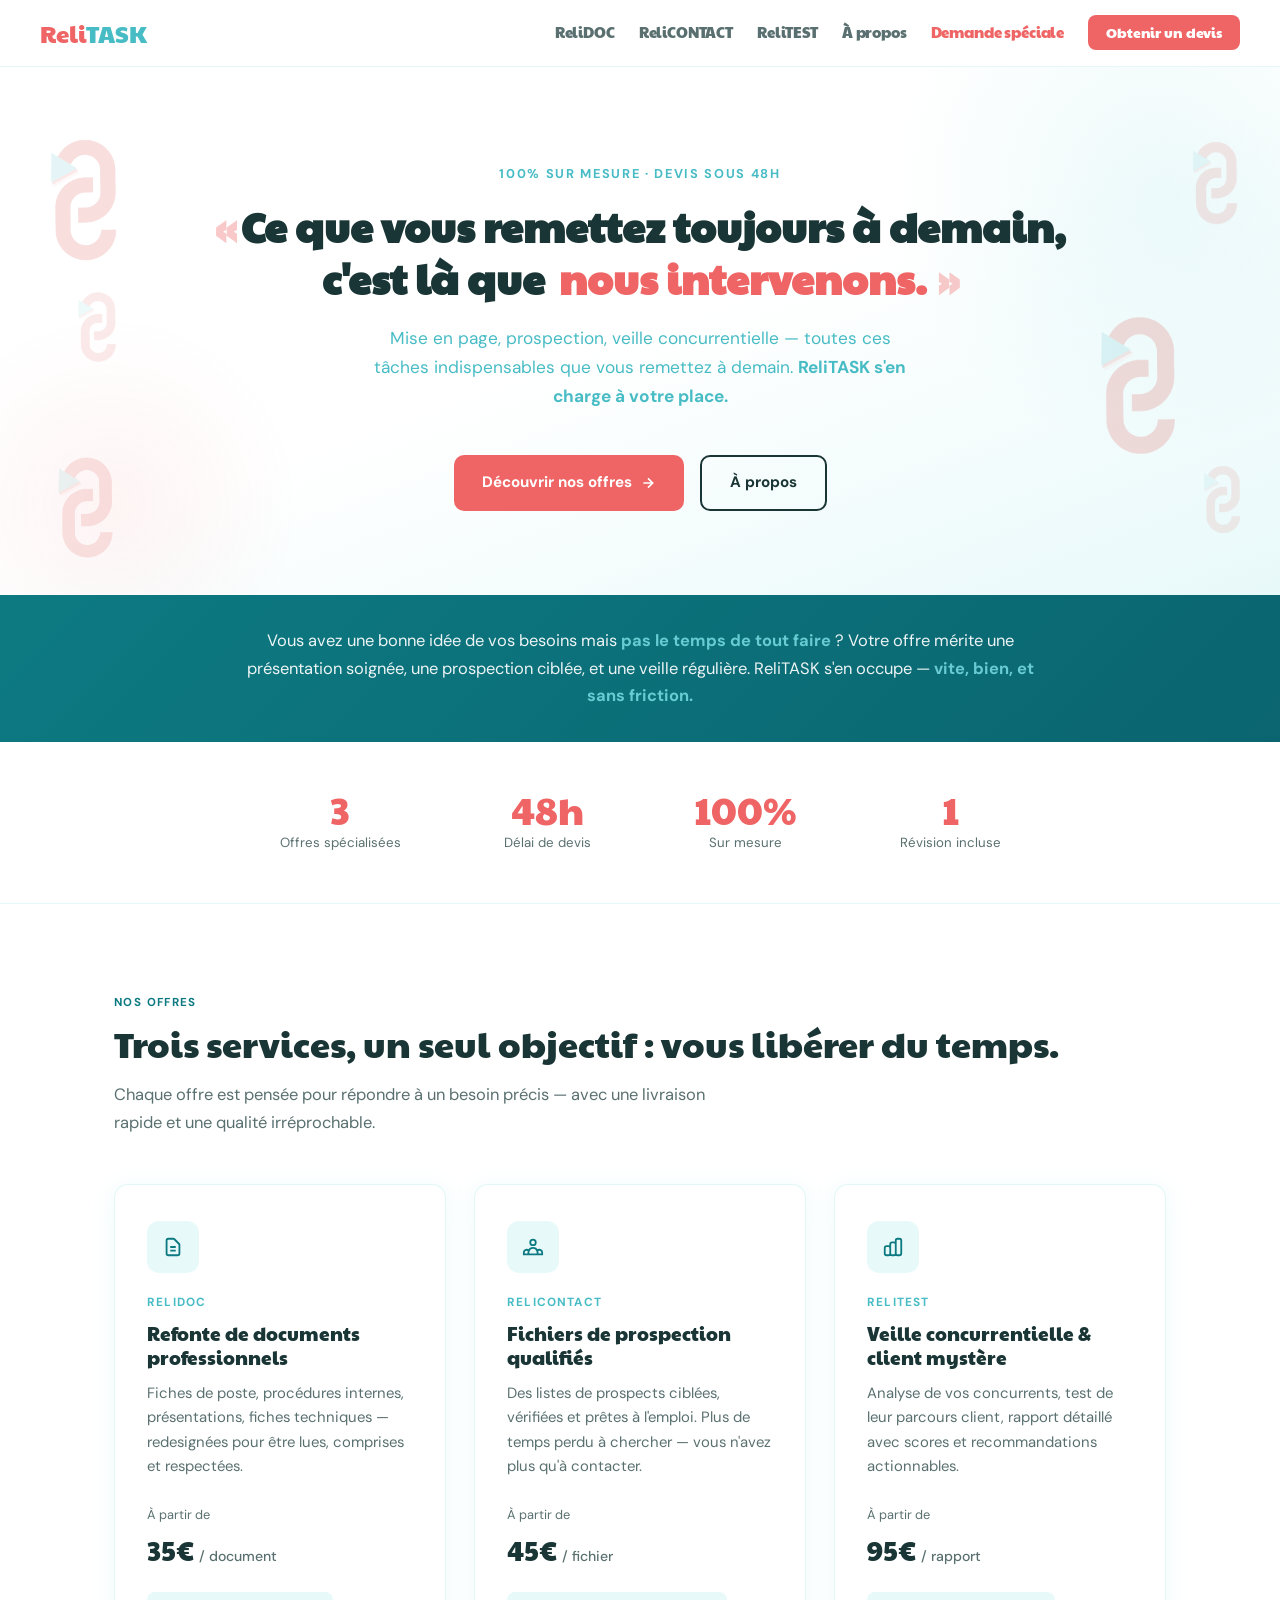
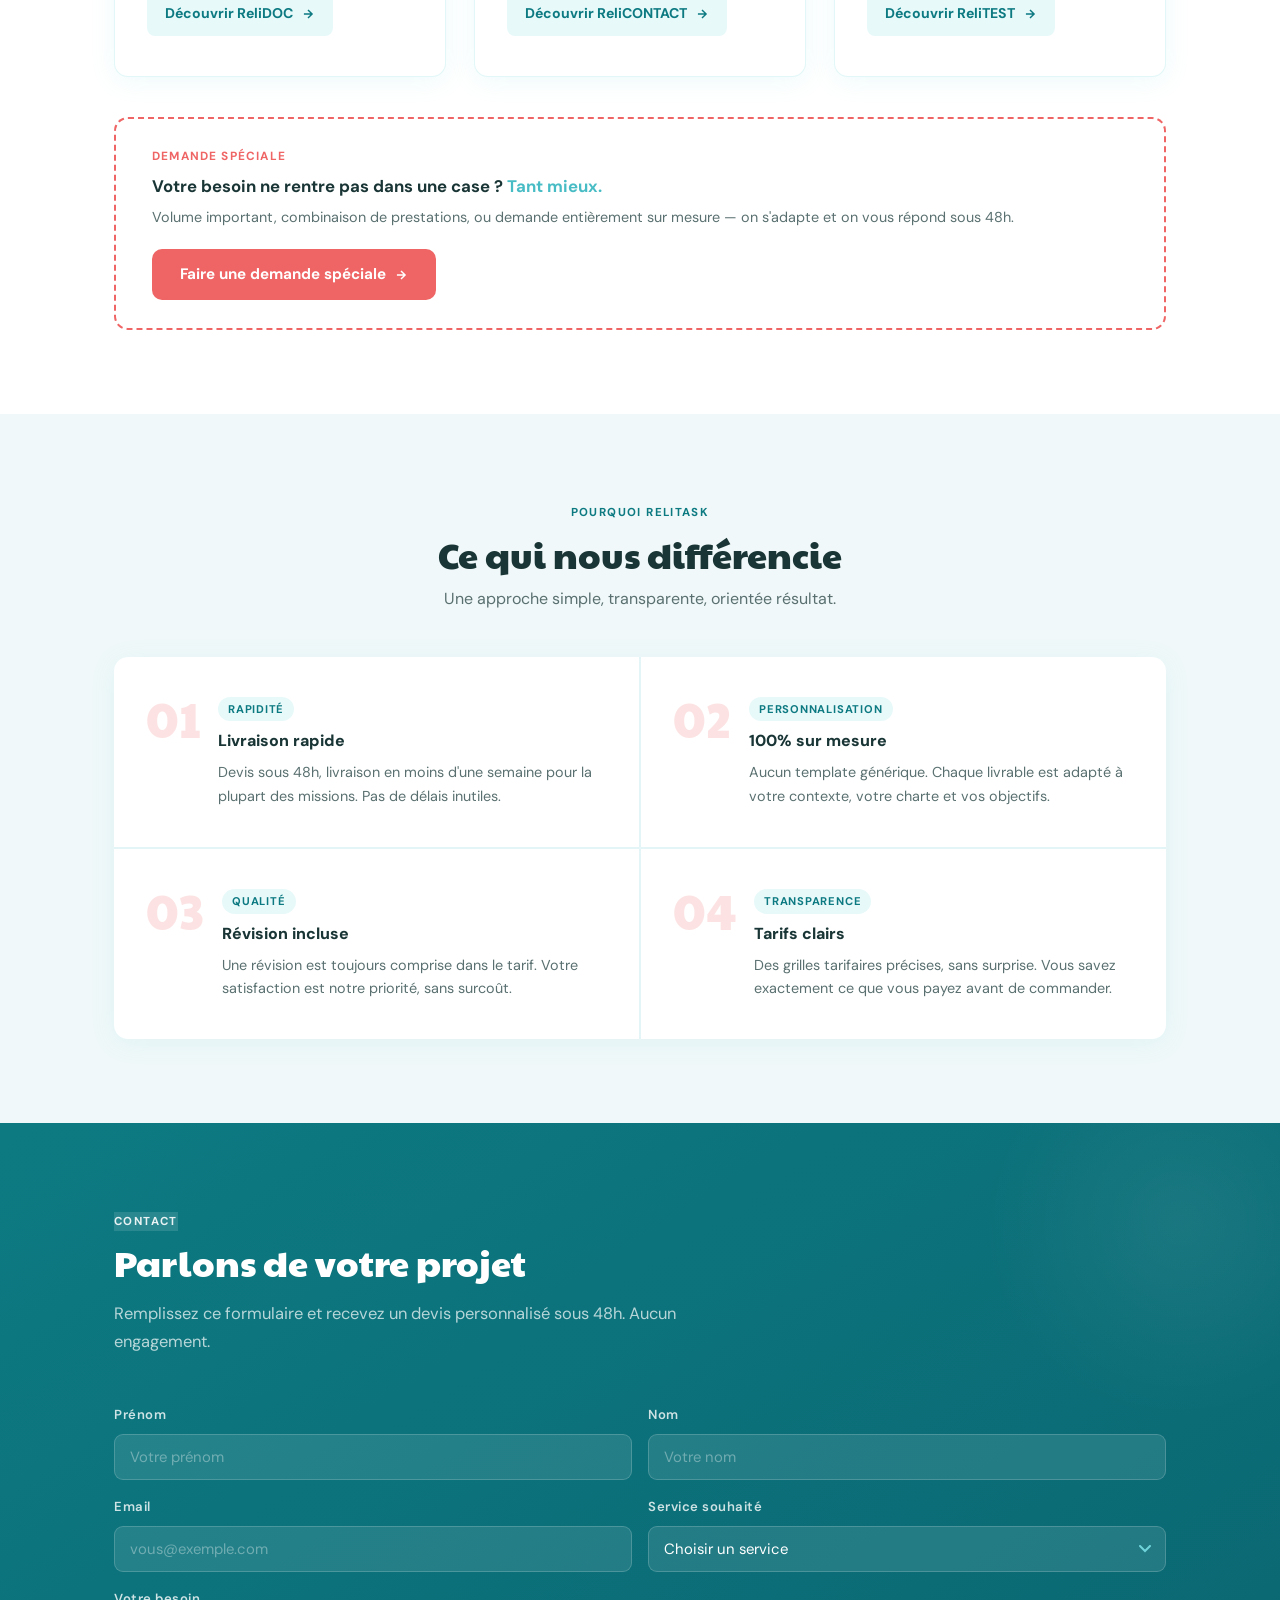
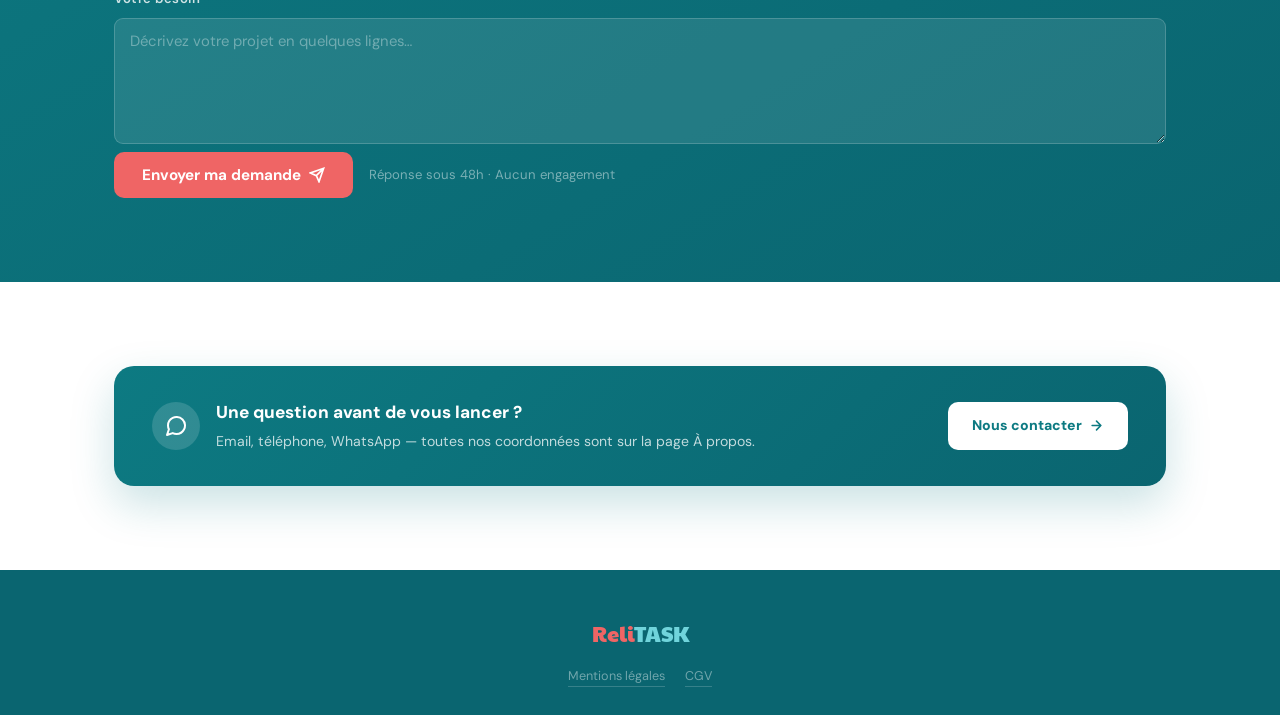
<file: index.html>
<!DOCTYPE html>
<html lang="fr">
<head>
  <meta charset="UTF-8" />
  <meta name="viewport" content="width=device-width, initial-scale=1.0" />
  <meta name="google-site-verification" content="-C9bqLMu0PASpeDxEGd7YdfkoAOOzR3UQL8WU6WSNHY" />
  <title>ReliTASK — Déléguer pour mieux avancer</title>
  <link rel="stylesheet" href="style.css" />
  <link rel="preconnect" href="https://fonts.googleapis.com" />
  <link href="https://fonts.googleapis.com/css2?family=DM+Sans:ital,opsz,wght@0,9..40,300;0,9..40,400;0,9..40,500;0,9..40,600;0,9..40,700;0,9..40,800;1,9..40,400&family=Paytone+One&display=swap" rel="stylesheet" />
  <style>
    #services, #contact { scroll-margin-top: 90px; }
    body { overflow-x: hidden; }
    @media (max-width: 600px) {
      .hero__title span[style*="nowrap"] { white-space: normal !important; }
      .hero__title { font-size: clamp(1.5rem, 6.5vw, 2rem) !important; }
    }
    .hero__confetti-item {
      position: absolute;
      z-index: 0;
      pointer-events: none;
      opacity: 0;
      animation: confettiFade 1s ease forwards, confettiFloat 8s ease-in-out infinite;
      animation-delay: var(--delay, 0s), var(--delay, 0s);
    }
    @keyframes confettiFade { to { opacity: var(--op, 0.18); } }
    @keyframes confettiFloat {
      0%, 100% { transform: rotate(var(--rot, 0deg)) translateY(0); }
      50% { transform: rotate(calc(var(--rot, 0deg) + 5deg)) translateY(-16px); }
    }
    @media (max-width: 900px) { .hero__confetti-item { display: none; } }
    .hero__desc { color: var(--cyan-dark) !important; }
    /* ===== HAMBURGER MENU ===== */
    .nav-burger { display: none; background: none; border: none; padding: 8px; cursor: pointer; flex-direction: column; gap: 5px; border-radius: 8px; transition: background 0.18s ease; }
    .nav-burger:hover { background: rgba(112,212,219,0.1); }
    .nav-burger span { display: block; width: 22px; height: 2px; background: var(--text-dark); border-radius: 2px; transition: transform 0.25s ease, opacity 0.2s ease; }
    .navbar.nav-open .nav-burger span:nth-child(1) { transform: translateY(7px) rotate(45deg); }
    .navbar.nav-open .nav-burger span:nth-child(2) { opacity: 0; transform: scaleX(0); }
    .navbar.nav-open .nav-burger span:nth-child(3) { transform: translateY(-7px) rotate(-45deg); }
    @media (max-width: 768px) {
      .nav-burger { display: flex; }
      .nav-links { display: none !important; position: absolute; top: 66px; left: 0; right: 0; background: rgba(255,255,255,0.98); backdrop-filter: blur(16px); flex-direction: column !important; gap: 0 !important; padding: 8px 0 18px; box-shadow: 0 12px 32px rgba(13,122,130,0.12); border-top: 1px solid rgba(112,212,219,0.2); z-index: 99; list-style: none; }
      .navbar.nav-open .nav-links { display: flex !important; }
      .nav-links li { width: 100%; }
      .nav-links a { padding: 13px 24px !important; display: block; font-size: 1rem !important; border-bottom: 1px solid rgba(112,212,219,0.1); }
      .nav-links li:last-child a { border-bottom: none; }
      .nav-cta { margin: 10px 24px 0 !important; border-radius: 8px !important; text-align: center !important; display: block !important; }
    }
    .contact-cta-bar { background: linear-gradient(135deg, var(--cyan-deep), var(--cyan-richer)); border-radius: 20px; padding: 32px 38px; display: flex; align-items: center; justify-content: space-between; gap: 22px; color: var(--white); box-shadow: 0 18px 44px rgba(13,122,130,0.22); }
    .contact-cta-bar__left { display: flex; align-items: center; gap: 16px; }
    .contact-cta-bar__icon { width: 48px; height: 48px; border-radius: 50%; background: rgba(255,255,255,0.15); display: flex; align-items: center; justify-content: center; flex-shrink: 0; }
    .contact-cta-bar__icon svg { width: 24px; height: 24px; color: var(--white); }
    .contact-cta-bar__text strong { display: block; font-size: 1.08rem; font-weight: 800; margin-bottom: 3px; }
    .contact-cta-bar__text p { margin: 0; font-size: 0.88rem; color: rgba(255,255,255,0.75); }
    .contact-cta-bar__btn { background: var(--white); color: var(--cyan-deep); padding: 12px 24px; border-radius: 10px; font-weight: 800; font-size: 0.88rem; white-space: nowrap; display: inline-flex; align-items: center; gap: 7px; transition: transform 0.2s ease, box-shadow 0.2s ease; text-decoration: none; flex-shrink: 0; }
    .contact-cta-bar__btn:hover { transform: translateY(-2px); box-shadow: 0 10px 22px rgba(0,0,0,0.18); }
    .contact-cta-bar__btn svg { width: 15px; height: 15px; }
    @media (max-width: 700px) { .contact-cta-bar { flex-direction: column; text-align: center; padding: 28px 22px; } .contact-cta-bar__left { flex-direction: column; } }
    /* HERO — animation mot par mot */
    .hero__title .word {
      display: inline-block;
      opacity: 0;
      transform: translateY(26px);
      animation: wordIn 0.52s cubic-bezier(0.22,1,0.36,1) forwards;
    }
    @keyframes wordIn { to { opacity: 1; transform: translateY(0); } }
    .w1{animation-delay:.05s} .w2{animation-delay:.12s} .w3{animation-delay:.19s}
    .w4{animation-delay:.26s} .w5{animation-delay:.33s} .w6{animation-delay:.40s}
    .w7{animation-delay:.47s} .w8{animation-delay:.54s} .w9{animation-delay:.61s}
    .w10{animation-delay:.68s} .w11{animation-delay:.75s}

    /* Guillemets citation */
    .hero-guillemet-open,
    .hero-guillemet-close {
      font-family: var(--font-logo);
      font-size: inherit;
      color: var(--coral);
      opacity: 0.35;
      vertical-align: baseline;
    }
    .hero-guillemet-open { margin-right: 4px; }
    .hero-guillemet-close { margin-left: 4px; }

    /* Surbrillance animée du mot final */
    .hero-key {
      color: var(--coral);
      position: relative;
      display: inline-block;
      padding: 0 6px;
      border-radius: 8px;
      background-size: 0% 100%;
      background-image: linear-gradient(135deg, rgba(239,101,101,0.15), rgba(239,101,101,0.08));
      background-repeat: no-repeat;
      background-position: left center;
      animation: bgReveal 0.7s ease 1.2s forwards;
    }
    @keyframes bgReveal { to { background-size: 100% 100%; } }

    /* Section Pourquoi — nouvelle version */
    .why-v2 {
      display: grid;
      grid-template-columns: 1fr 1fr;
      gap: 2px;
      border-radius: var(--radius);
      overflow: hidden;
      box-shadow: var(--shadow);
      background: rgba(112,212,219,0.1);
    }
    @media (max-width: 700px) { .why-v2 { grid-template-columns: 1fr; } }

    .why-v2-item {
      padding: 38px 32px;
      background: var(--white);
      display: flex;
      gap: 18px;
      align-items: flex-start;
      transition: background 0.22s;
    }
    .why-v2-item:hover { background: var(--cyan-light); }

    .why-v2-num {
      font-family: var(--font-logo);
      font-size: 3rem;
      line-height: 1;
      color: var(--coral);
      opacity: 0.18;
      flex-shrink: 0;
      transition: opacity 0.22s;
    }
    .why-v2-item:hover .why-v2-num { opacity: 0.45; }

    .why-v2-tag {
      display: inline-block;
      background: var(--cyan-light);
      color: var(--cyan-deep);
      font-size: 0.7rem;
      font-weight: 700;
      padding: 3px 10px;
      border-radius: 20px;
      margin-bottom: 7px;
      letter-spacing: 0.07em;
      text-transform: uppercase;
    }
    .why-v2-item h4 { font-weight: 800; font-size: 1rem; color: var(--text-dark); margin-bottom: 6px; }
    .why-v2-item p { font-size: 0.9rem; color: var(--gray); line-height: 1.65; }
  </style>
</head>
<body>

<nav class="navbar">
  <div class="navbar__inner">
    <a href="index.html" class="logo"><span class="reli">Reli</span><span class="task">TASK</span></a>
    <ul class="nav-links">
      <li><a href="relidoc.html">ReliDOC</a></li>
      <li><a href="relicontact.html">ReliCONTACT</a></li>
      <li><a href="relitest.html">ReliTEST</a></li>
      <li><a href="a-propos.html">À propos</a></li>
      <li><a href="devis-special.html" class="nav-special">Demande spéciale</a></li>
      <li><a href="#contact" class="nav-cta">Obtenir un devis</a></li>
    </ul>
    <button class="nav-burger" aria-label="Menu" aria-expanded="false">
      <span></span><span></span><span></span>
    </button>
  </div>
</nav>

<!-- HERO -->
<section class="hero">
  <img src="images/logo-relitask.png" alt="" class="hero__confetti-item" style="top:9%; left:2%; width:115px; --op:0.22; --rot:-18deg; animation-duration:1s,7.5s; animation-delay:0.1s,0.1s;" />
  <img src="images/logo-relitask.png" alt="" class="hero__confetti-item" style="top:40%; left:5%; width:66px; --op:0.14; --rot:14deg; animation-duration:1s,6.5s; animation-delay:0.5s,0.5s;" />
  <img src="images/logo-relitask.png" alt="" class="hero__confetti-item" style="top:70%; left:3%; width:95px; --op:0.18; --rot:-8deg; animation-duration:1s,9s; animation-delay:0.9s,0.9s;" />
  <img src="images/logo-relitask.png" alt="" class="hero__confetti-item" style="top:11%; right:2%; width:78px; --op:0.16; --rot:16deg; animation-duration:1s,8s; animation-delay:0.3s,0.3s;" />
  <img src="images/logo-relitask.png" alt="" class="hero__confetti-item" style="top:42%; right:6%; width:130px; --op:0.24; --rot:-12deg; animation-duration:1s,7s; animation-delay:0.7s,0.7s;" />
  <img src="images/logo-relitask.png" alt="" class="hero__confetti-item" style="top:73%; right:2%; width:64px; --op:0.13; --rot:20deg; animation-duration:1s,6s; animation-delay:1.2s,1.2s;" />
  <div class="hero__label">100% sur mesure · Devis sous 48h</div>
  <h1 class="hero__title" style="font-size:clamp(1.6rem, 3.2vw, 2.6rem); display:flex; flex-direction:column; align-items:center; gap:0.15em;">
    <span style="white-space:nowrap;"><span class="hero-guillemet-open">«</span><span class="word w1">Ce</span>&nbsp;<span class="word w2">que</span>&nbsp;<span class="word w3">vous</span>&nbsp;<span class="word w4">remettez</span>&nbsp;<span class="word w5">toujours</span>&nbsp;<span class="word w6">à</span>&nbsp;<span class="word w7">demain,</span></span>
    <span style="white-space:nowrap;"><span class="word w8">c'est</span>&nbsp;<span class="word w9">là</span>&nbsp;<span class="word w10">que</span>&nbsp;<span class="word w11 hero-key">nous intervenons.</span><span class="hero-guillemet-close">»</span></span>
  </h1>
  <p class="hero__desc" style="animation: wordIn 0.6s ease 0.95s both;">
    Mise en page, prospection, veille concurrentielle — toutes ces tâches indispensables que vous remettez à demain. <strong>ReliTASK s'en charge à votre place.</strong>
  </p>
  <div class="hero__actions" style="animation: wordIn 0.6s ease 1.1s both;">
    <a href="#services" class="btn btn-primary">
      Découvrir nos offres
      <svg width="16" height="16" viewBox="0 0 24 24" fill="none" stroke="currentColor" stroke-width="2.5"><path d="M5 12h14M12 5l7 7-7 7"/></svg>
    </a>
    <a href="a-propos.html" class="btn btn-outline">À propos</a>
  </div>
</section>

<!-- PROBLEM STRIP -->
<div class="problem-strip">
  <p>Vous avez une bonne idée de vos besoins mais <strong>pas le temps de tout faire</strong> ? Votre offre mérite une présentation soignée, une prospection ciblée, et une veille régulière. ReliTASK s'en occupe — <strong>vite, bien, et sans friction.</strong></p>
</div>

<!-- STATS -->
<div class="stats-strip">
  <div class="stats-inner">
    <div class="stat reveal"><div class="stat__num">3</div><div class="stat__label">Offres spécialisées</div></div>
    <div class="stat reveal reveal-delay-1"><div class="stat__num">48h</div><div class="stat__label">Délai de devis</div></div>
    <div class="stat reveal reveal-delay-2"><div class="stat__num">100%</div><div class="stat__label">Sur mesure</div></div>
    <div class="stat reveal reveal-delay-3"><div class="stat__num">1</div><div class="stat__label">Révision incluse</div></div>
  </div>
</div>

<!-- SERVICES -->
<section class="section" id="services" style="position:relative; overflow:hidden;">
  <div class="logo-watermark">RT</div>
  <div class="container" style="position:relative; z-index:1;">
    <div class="badge reveal">Nos offres</div>
    <h2 class="section-title reveal">Trois services, un seul objectif : vous libérer du temps.</h2>
    <p class="section-sub reveal">Chaque offre est pensée pour répondre à un besoin précis — avec une livraison rapide et une qualité irréprochable.</p>

    <div class="services-grid">
      <div class="service-card reveal" onclick="location.href='relidoc.html'">
        <div class="card-icon">
          <svg viewBox="0 0 24 24" fill="none" stroke="currentColor" stroke-width="2"><path d="M9 12h6m-6 4h6m2 5H7a2 2 0 01-2-2V5a2 2 0 012-2h5.586a1 1 0 01.707.293l5.414 5.414a1 1 0 01.293.707V19a2 2 0 01-2 2z"/></svg>
        </div>
        <div class="card-name">ReliDOC</div>
        <div class="card-title">Refonte de documents professionnels</div>
        <p class="card-desc">Fiches de poste, procédures internes, présentations, fiches techniques — redesignées pour être lues, comprises et respectées.</p>
        <div class="card-from">À partir de</div>
        <div class="card-price">35€ <span>/ document</span></div>
        <a href="relidoc.html" class="card-link">Découvrir ReliDOC <svg width="14" height="14" viewBox="0 0 24 24" fill="none" stroke="currentColor" stroke-width="2.5"><path d="M5 12h14M12 5l7 7-7 7"/></svg></a>
      </div>

      <div class="service-card reveal reveal-delay-1" onclick="location.href='relicontact.html'">
        <div class="card-icon">
          <svg viewBox="0 0 24 24" fill="none" stroke="currentColor" stroke-width="2"><path d="M17 20h5v-2a3 3 0 00-5.356-1.857M17 20H7m10 0v-2c0-.656-.126-1.283-.356-1.857M7 20H2v-2a3 3 0 015.356-1.857M7 20v-2c0-.656.126-1.283.356-1.857m0 0a5.002 5.002 0 019.288 0M15 7a3 3 0 11-6 0 3 3 0 016 0z"/></svg>
        </div>
        <div class="card-name">ReliCONTACT</div>
        <div class="card-title">Fichiers de prospection qualifiés</div>
        <p class="card-desc">Des listes de prospects ciblées, vérifiées et prêtes à l'emploi. Plus de temps perdu à chercher — vous n'avez plus qu'à contacter.</p>
        <div class="card-from">À partir de</div>
        <div class="card-price">45€ <span>/ fichier</span></div>
        <a href="relicontact.html" class="card-link">Découvrir ReliCONTACT <svg width="14" height="14" viewBox="0 0 24 24" fill="none" stroke="currentColor" stroke-width="2.5"><path d="M5 12h14M12 5l7 7-7 7"/></svg></a>
      </div>

      <div class="service-card reveal reveal-delay-2" onclick="location.href='relitest.html'">
        <div class="card-icon">
          <svg viewBox="0 0 24 24" fill="none" stroke="currentColor" stroke-width="2"><path d="M9 19v-6a2 2 0 00-2-2H5a2 2 0 00-2 2v6a2 2 0 002 2h2a2 2 0 002-2zm0 0V9a2 2 0 012-2h2a2 2 0 012 2v10m-6 0a2 2 0 002 2h2a2 2 0 002-2m0 0V5a2 2 0 012-2h2a2 2 0 012 2v14a2 2 0 01-2 2h-2a2 2 0 01-2-2z"/></svg>
        </div>
        <div class="card-name">ReliTEST</div>
        <div class="card-title">Veille concurrentielle &amp; client mystère</div>
        <p class="card-desc">Analyse de vos concurrents, test de leur parcours client, rapport détaillé avec scores et recommandations actionnables.</p>
        <div class="card-from">À partir de</div>
        <div class="card-price">95€ <span>/ rapport</span></div>
        <a href="relitest.html" class="card-link">Découvrir ReliTEST <svg width="14" height="14" viewBox="0 0 24 24" fill="none" stroke="currentColor" stroke-width="2.5"><path d="M5 12h14M12 5l7 7-7 7"/></svg></a>
      </div>
    </div>

    <!-- DEMANDE SPÉCIALE avec "Tant mieux" -->
    <div class="reveal" style="margin-top:40px; background:var(--white); border:2px dashed var(--coral); border-radius:var(--radius); padding:28px 36px; display:flex; align-items:center; justify-content:space-between; gap:20px; flex-wrap:wrap;">
      <div>
        <div style="font-size:0.74rem; font-weight:700; letter-spacing:0.1em; text-transform:uppercase; color:var(--coral); margin-bottom:6px;">Demande spéciale</div>
        <p style="font-size:1.05rem; font-weight:700; color:var(--text-dark); margin-bottom:4px;">
          Votre besoin ne rentre pas dans une case ? <span style="color:var(--cyan-dark);">Tant mieux.</span>
        </p>
        <p style="font-size:0.9rem; color:var(--gray);">Volume important, combinaison de prestations, ou demande entièrement sur mesure — on s'adapte et on vous répond sous 48h.</p>
      </div>
      <a href="devis-special.html" class="btn btn-primary" style="flex-shrink:0;">
        Faire une demande spéciale
        <svg width="14" height="14" viewBox="0 0 24 24" fill="none" stroke="currentColor" stroke-width="2.5"><path d="M5 12h14M12 5l7 7-7 7"/></svg>
      </a>
    </div>
  </div>
</section>

<!-- POURQUOI RELITASK — REDESIGNÉ -->
<section class="section section--alt">
  <div class="container">
    <div style="text-align:center; margin-bottom:44px;">
      <div class="badge reveal">Pourquoi ReliTASK</div>
      <h2 class="section-title reveal" style="max-width:560px; margin:0 auto 10px;">Ce qui nous différencie</h2>
      <p style="font-size:1rem; color:var(--gray); max-width:480px; margin:0 auto;" class="reveal">Une approche simple, transparente, orientée résultat.</p>
    </div>

    <div class="why-v2">
      <div class="why-v2-item reveal">
        <div class="why-v2-num">01</div>
        <div>
          <div class="why-v2-tag">Rapidité</div>
          <h4>Livraison rapide</h4>
          <p>Devis sous 48h, livraison en moins d'une semaine pour la plupart des missions. Pas de délais inutiles.</p>
        </div>
      </div>
      <div class="why-v2-item reveal reveal-delay-1">
        <div class="why-v2-num">02</div>
        <div>
          <div class="why-v2-tag">Personnalisation</div>
          <h4>100% sur mesure</h4>
          <p>Aucun template générique. Chaque livrable est adapté à votre contexte, votre charte et vos objectifs.</p>
        </div>
      </div>
      <div class="why-v2-item reveal reveal-delay-1">
        <div class="why-v2-num">03</div>
        <div>
          <div class="why-v2-tag">Qualité</div>
          <h4>Révision incluse</h4>
          <p>Une révision est toujours comprise dans le tarif. Votre satisfaction est notre priorité, sans surcoût.</p>
        </div>
      </div>
      <div class="why-v2-item reveal reveal-delay-2">
        <div class="why-v2-num">04</div>
        <div>
          <div class="why-v2-tag">Transparence</div>
          <h4>Tarifs clairs</h4>
          <p>Des grilles tarifaires précises, sans surprise. Vous savez exactement ce que vous payez avant de commander.</p>
        </div>
      </div>
    </div>
  </div>
</section>

<!-- CONTACT -->
<section class="contact-section" id="contact">
  <div class="container">
    <div class="badge">Contact</div>
    <h2 class="section-title">Parlons de votre projet</h2>
    <p class="section-sub">Remplissez ce formulaire et recevez un devis personnalisé sous 48h. Aucun engagement.</p>
    <form id="contact-form" action="https://formspree.io/f/mkoaawno" method="POST">
      <input type="hidden" name="_subject" value="[ReliTASK] Nouveau devis — Page d'accueil">
      <div class="form-grid">
        <div class="form-group">
          <label for="prenom">Prénom</label>
          <input type="text" id="prenom" name="prenom" placeholder="Votre prénom" required />
        </div>
        <div class="form-group">
          <label for="nom">Nom</label>
          <input type="text" id="nom" name="nom" placeholder="Votre nom" required />
        </div>
        <div class="form-group">
          <label for="email">Email</label>
          <input type="email" id="email" name="email" placeholder="vous@exemple.com" required />
        </div>
        <div class="form-group">
          <label for="service">Service souhaité</label>
          <select id="service" name="service">
            <option value="">Choisir un service</option>
            <option value="relidoc">ReliDOC — Documents</option>
            <option value="relicontact">ReliCONTACT — Prospection</option>
            <option value="relitest">ReliTEST — Veille concurrentielle</option>
            <option value="special">Demande spéciale</option>
          </select>
        </div>
        <div class="form-group full">
          <label for="message">Votre besoin</label>
          <textarea id="message" name="message" placeholder="Décrivez votre projet en quelques lignes…"></textarea>
        </div>
      </div>
      <div class="form-submit">
        <button type="submit" class="btn btn-primary" style="background:var(--coral);">
          Envoyer ma demande
          <svg width="16" height="16" viewBox="0 0 24 24" fill="none" stroke="currentColor" stroke-width="2.5"><path d="M22 2L11 13M22 2L15 22l-4-9-9-4 20-7z"/></svg>
        </button>
        <span style="font-size:0.82rem; color:rgba(255,255,255,0.45);">Réponse sous 48h · Aucun engagement</span>
      </div>
      <div class="form-success" id="form-success">Merci ! Votre message a bien été envoyé. Nous vous répondrons sous 48h.</div>
    </form>
  </div>
</section>

<section class="section">
  <div class="container">
    <div class="contact-cta-bar reveal">
      <div class="contact-cta-bar__left">
        <div class="contact-cta-bar__icon">
          <svg xmlns="http://www.w3.org/2000/svg" viewBox="0 0 24 24" fill="none" stroke="currentColor" stroke-width="2" stroke-linecap="round" stroke-linejoin="round"><path d="M21 11.5a8.38 8.38 0 01-.9 3.8 8.5 8.5 0 01-7.6 4.7 8.38 8.38 0 01-3.8-.9L3 21l1.9-5.7a8.38 8.38 0 01-.9-3.8 8.5 8.5 0 014.7-7.6 8.38 8.38 0 013.8-.9h.5a8.48 8.48 0 018 8v.5z"/></svg>
        </div>
        <div class="contact-cta-bar__text">
          <strong>Une question avant de vous lancer ?</strong>
          <p>Email, téléphone, WhatsApp — toutes nos coordonnées sont sur la page À propos.</p>
        </div>
      </div>
      <a href="a-propos.html#contact" class="contact-cta-bar__btn">Nous contacter <svg xmlns="http://www.w3.org/2000/svg" viewBox="0 0 24 24" fill="none" stroke="currentColor" stroke-width="2.5" stroke-linecap="round" stroke-linejoin="round"><path d="M5 12h14M12 5l7 7-7 7"/></svg></a>
    </div>
  </div>
</section>

<footer class="footer">
  <div class="footer__logo"><span class="reli">Reli</span><span class="task">TASK</span></div>
  <div class="footer__legal">
    <a href="mentions-legales.html">Mentions légales</a>
    <a href="mentions-legales.html#cgv">CGV</a>
  </div>
</footer>

<script>
  const obs = new IntersectionObserver((e) => e.forEach(x => { if (x.isIntersecting) x.target.classList.add('visible'); }), { threshold: 0.1 });
  document.querySelectorAll('.reveal').forEach(el => obs.observe(el));

  // Hamburger menu
  const navbar = document.querySelector('.navbar');
  const burger = document.querySelector('.nav-burger');
  if (burger && navbar) {
    burger.addEventListener('click', () => {
      const isOpen = navbar.classList.toggle('nav-open');
      burger.setAttribute('aria-expanded', isOpen);
    });
    document.addEventListener('click', (e) => {
      if (!navbar.contains(e.target)) {
        navbar.classList.remove('nav-open');
        burger.setAttribute('aria-expanded', 'false');
      }
    });
    document.querySelectorAll('.nav-links a').forEach(link => {
      link.addEventListener('click', () => {
        navbar.classList.remove('nav-open');
        burger.setAttribute('aria-expanded', 'false');
      });
    });
  }
</script>
</body>
</html>
</file>
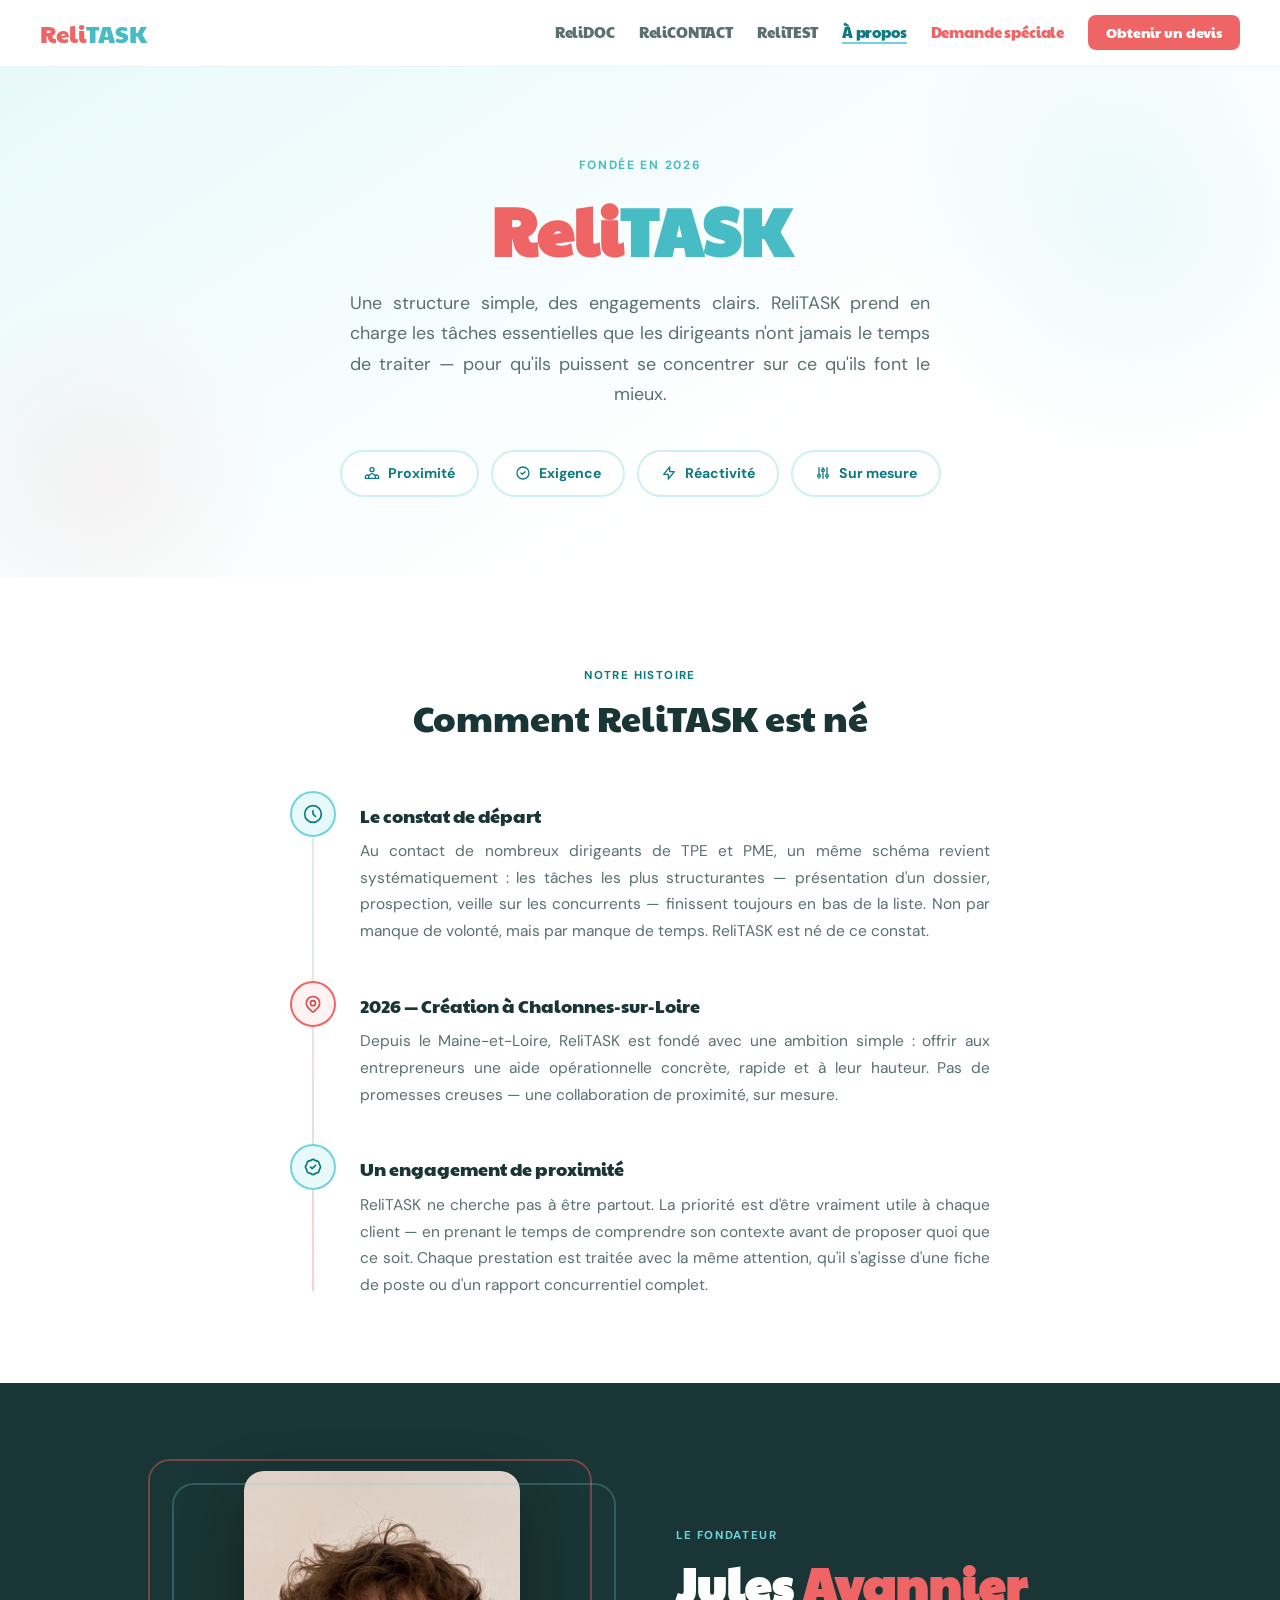
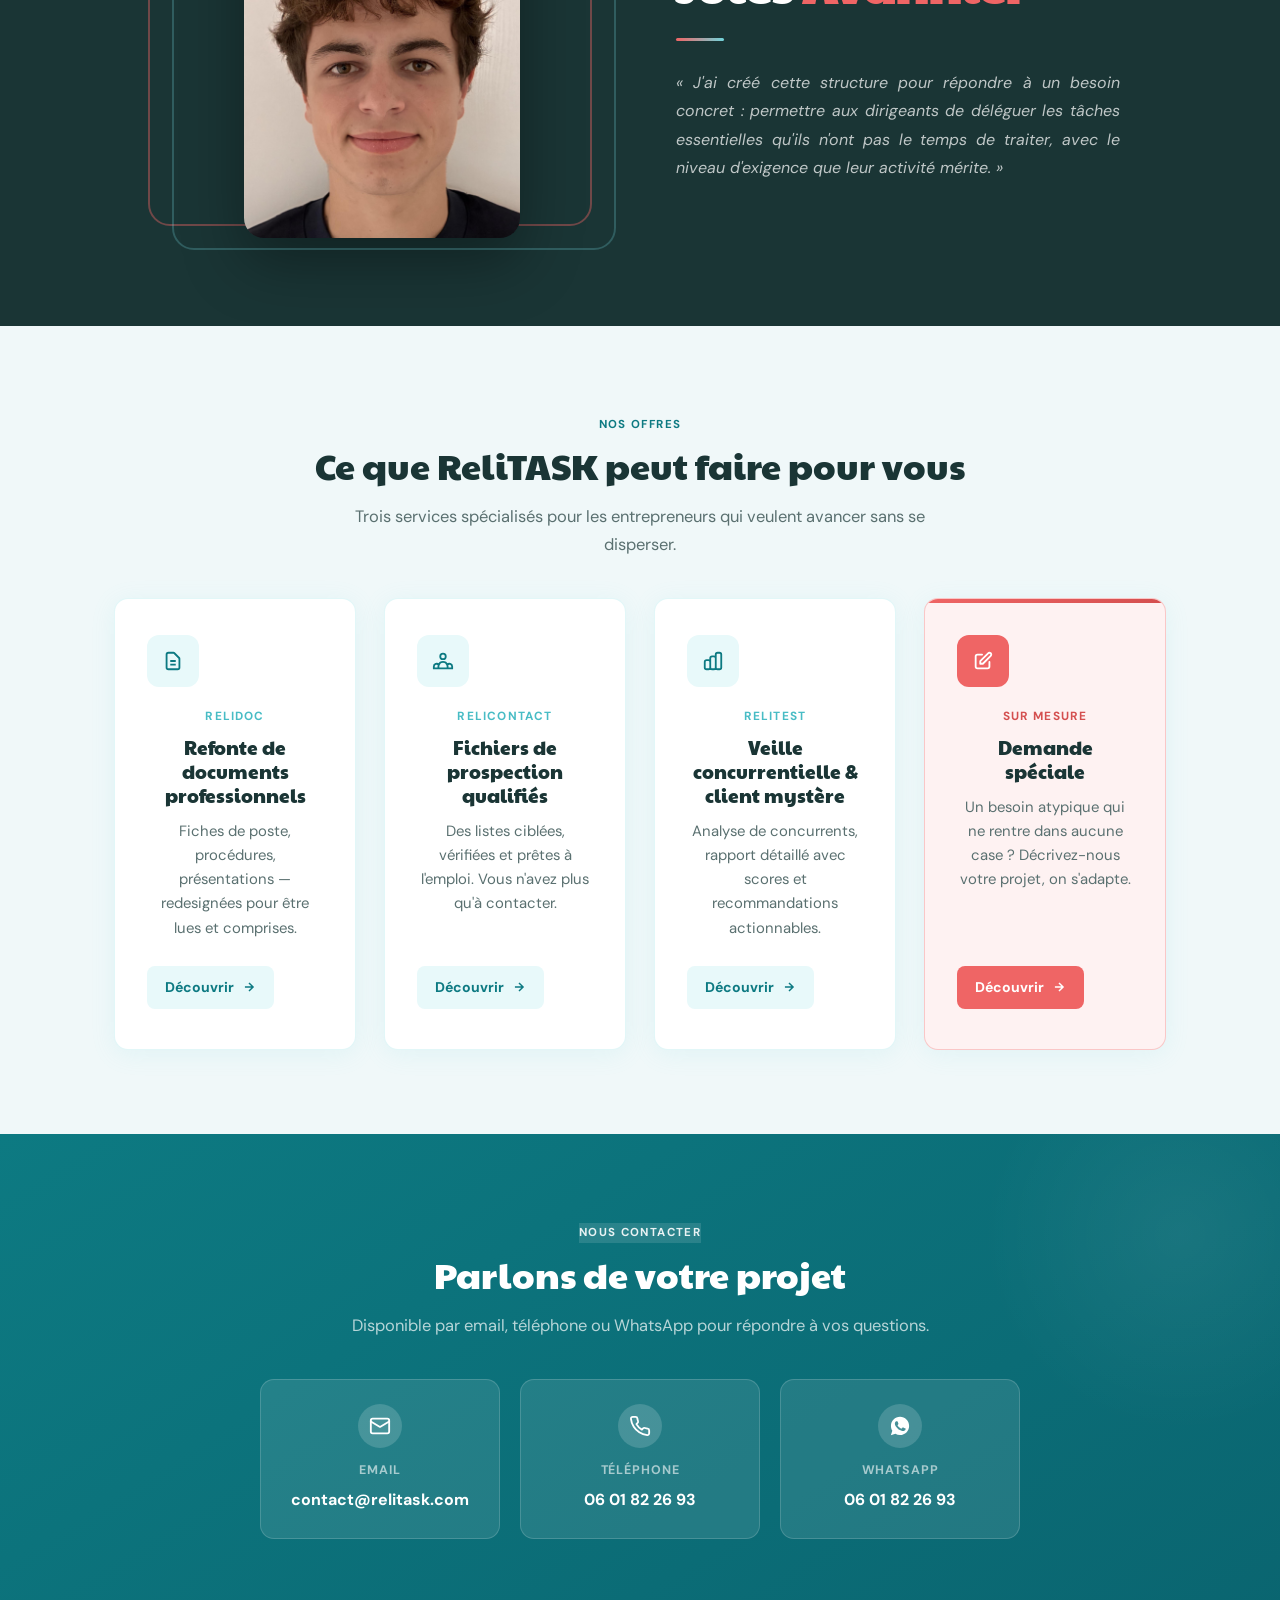
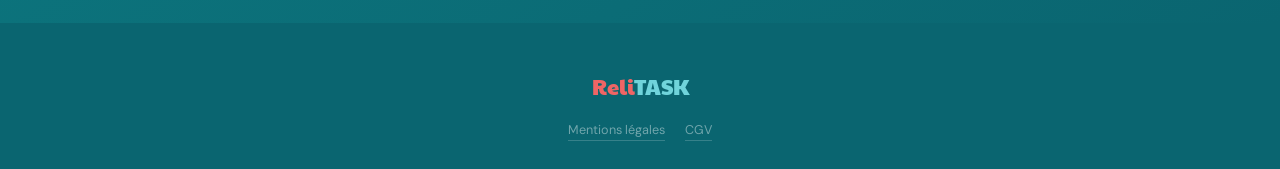
<file: a-propos.html>
<!DOCTYPE html>
<html lang="fr">
<head>
  <meta charset="UTF-8" />
  <meta name="viewport" content="width=device-width, initial-scale=1.0" />
  <title>À propos — ReliTASK</title>
  <link rel="stylesheet" href="style.css" />
  <link rel="preconnect" href="https://fonts.googleapis.com" />
  <link href="https://fonts.googleapis.com/css2?family=DM+Sans:ital,opsz,wght@0,9..40,300;0,9..40,400;0,9..40,500;0,9..40,600;0,9..40,700;0,9..40,800;1,9..40,400&family=Paytone+One&display=swap" rel="stylesheet" />
  <style>
    #contact { scroll-margin-top: 90px; }
    body { overflow-x: hidden; }
    /* ===== HAMBURGER MENU ===== */
    .nav-burger { display: none; background: none; border: none; padding: 8px; cursor: pointer; flex-direction: column; gap: 5px; border-radius: 8px; transition: background 0.18s ease; }
    .nav-burger:hover { background: rgba(112,212,219,0.1); }
    .nav-burger span { display: block; width: 22px; height: 2px; background: var(--text-dark); border-radius: 2px; transition: transform 0.25s ease, opacity 0.2s ease; }
    .navbar.nav-open .nav-burger span:nth-child(1) { transform: translateY(7px) rotate(45deg); }
    .navbar.nav-open .nav-burger span:nth-child(2) { opacity: 0; transform: scaleX(0); }
    .navbar.nav-open .nav-burger span:nth-child(3) { transform: translateY(-7px) rotate(-45deg); }
    @media (max-width: 768px) {
      .nav-burger { display: flex; }
      .nav-links { display: none !important; position: absolute; top: 66px; left: 0; right: 0; background: rgba(255,255,255,0.98); backdrop-filter: blur(16px); flex-direction: column !important; gap: 0 !important; padding: 8px 0 18px; box-shadow: 0 12px 32px rgba(13,122,130,0.12); border-top: 1px solid rgba(112,212,219,0.2); z-index: 99; list-style: none; }
      .navbar.nav-open .nav-links { display: flex !important; }
      .nav-links li { width: 100%; }
      .nav-links a { padding: 13px 24px !important; display: block; font-size: 1rem !important; border-bottom: 1px solid rgba(112,212,219,0.1); }
      .nav-links li:last-child a { border-bottom: none; }
      .nav-cta { margin: 10px 24px 0 !important; border-radius: 8px !important; text-align: center !important; display: block !important; }
    }
    /* ===== HERO ENTREPRISE ===== */
    .about-brand-hero {
      padding: 88px 24px 80px;
      background: linear-gradient(148deg, var(--cyan-light) 0%, var(--white) 65%);
      position: relative;
      overflow: hidden;
      text-align: center;
    }
    .about-brand-hero::before {
      content: '';
      position: absolute;
      top: -100px; right: -100px;
      width: 500px; height: 500px;
      background: radial-gradient(circle, rgba(112,212,219,0.13) 0%, transparent 70%);
      border-radius: 50%;
    }
    .about-brand-hero::after {
      content: '';
      position: absolute;
      bottom: -80px; left: -80px;
      width: 360px; height: 360px;
      background: radial-gradient(circle, rgba(239,101,101,0.07) 0%, transparent 70%);
      border-radius: 50%;
    }
    .about-brand-hero .container { position: relative; z-index: 1; }

    .brand-year {
      font-size: 0.75rem;
      font-weight: 700;
      letter-spacing: 0.14em;
      text-transform: uppercase;
      color: var(--cyan-dark);
      margin-bottom: 18px;
    }
    .brand-title {
      font-family: var(--font-logo);
      font-size: clamp(2.6rem, 6vw, 4.2rem);
      line-height: 1.08;
      color: var(--text-dark);
      margin-bottom: 22px;
    }
    .brand-title span { color: var(--coral); }
    .brand-tagline {
      font-size: 1.12rem;
      color: var(--gray);
      max-width: 580px;
      margin: 0 auto 40px;
      line-height: 1.7;
    }

    /* ===== VALEURS ===== */
    .values-strip {
      display: flex;
      justify-content: center;
      gap: 12px;
      flex-wrap: wrap;
    }
    .value-pill {
      background: var(--white);
      border: 2px solid rgba(112,212,219,0.35);
      color: var(--cyan-deep);
      font-weight: 700;
      font-size: 0.88rem;
      padding: 10px 22px;
      border-radius: 30px;
      transition: all 0.22s;
      display: flex;
      align-items: center;
      gap: 8px;
    }
    .value-pill:hover {
      background: var(--cyan);
      border-color: var(--cyan);
      color: var(--text-dark);
      transform: translateY(-2px);
    }
    .value-pill svg { width: 16px; height: 16px; flex-shrink: 0; }

    /* ===== HISTOIRE ===== */
    .story-timeline {
      max-width: 700px;
      margin: 0 auto;
      position: relative;
    }
    .story-timeline::before {
      content: '';
      position: absolute;
      left: 22px;
      top: 8px;
      bottom: 8px;
      width: 2px;
      background: linear-gradient(to bottom, var(--cyan), var(--coral));
      opacity: 0.3;
    }
    .story-block {
      display: flex;
      gap: 24px;
      align-items: flex-start;
      padding: 0 0 36px 0;
    }
    .story-dot {
      width: 46px;
      height: 46px;
      border-radius: 50%;
      flex-shrink: 0;
      display: flex;
      align-items: center;
      justify-content: center;
      position: relative;
      z-index: 1;
    }
    .story-dot--cyan { background: var(--cyan-light); border: 2px solid var(--cyan); }
    .story-dot--coral { background: var(--coral-light); border: 2px solid var(--coral); }
    .story-dot svg { width: 20px; height: 20px; }
    .story-dot--cyan svg { color: var(--cyan-deep); }
    .story-dot--coral svg { color: var(--coral-dark); }
    .story-content h3 {
      font-family: var(--font-logo);
      font-size: 1.1rem;
      font-weight: 400;
      color: var(--text-dark);
      margin-bottom: 8px;
      margin-top: 10px;
    }
    .story-content p {
      font-size: 0.97rem;
      color: var(--gray);
      line-height: 1.72;
      text-align: justify;
    }

    /* ===== FONDATEUR ===== */
    .founder-section {
      padding: 88px 24px;
      background: var(--text-dark);
      position: relative;
      overflow: hidden;
    }
    .founder-grid {
      display: grid;
      grid-template-columns: 1fr 1fr;
      gap: 72px;
      align-items: center;
      max-width: 960px;
      margin: 0 auto;
      position: relative;
      z-index: 1;
    }
    @media (max-width: 768px) {
      .founder-grid { grid-template-columns: 1fr; gap: 48px; }
    }

    /* Photo fondateur */
    .founder-img-container {
      position: relative;
    }
    .founder-img-frame {
      width: 62%;
      margin: 0 auto;
      aspect-ratio: 3/4;
      border-radius: 20px;
      overflow: hidden;
      position: relative;
      box-shadow: 0 24px 60px rgba(0,0,0,0.35), inset 0 0 90px 40px var(--text-dark);
    }
    .founder-img-frame img {
      width: 100%;
      height: 100%;
      object-fit: cover;
      object-position: center center;
      display: block;
    }
    /* Accents décoratifs autour de la photo */
    .founder-img-container::before {
      content: '';
      position: absolute;
      top: -12px; left: -12px;
      right: 12px; bottom: 12px;
      border: 2px solid var(--coral);
      border-radius: 22px;
      opacity: 0.4;
    }
    .founder-img-container::after {
      content: '';
      position: absolute;
      top: 12px; left: 12px;
      right: -12px; bottom: -12px;
      border: 2px solid var(--cyan);
      border-radius: 22px;
      opacity: 0.25;
    }
    /* Texte fondateur */
    .founder-text { color: var(--white); }
    .founder-label {
      font-size: 0.72rem;
      font-weight: 700;
      letter-spacing: 0.14em;
      text-transform: uppercase;
      color: var(--cyan);
      margin-bottom: 14px;
    }
    .founder-name {
      font-family: var(--font-logo);
      font-size: clamp(2rem, 4vw, 3rem);
      color: var(--white);
      line-height: 1.1;
      margin-bottom: 26px;
    }
    .founder-name span { color: var(--coral); }
    .founder-divider {
      width: 48px;
      height: 3px;
      background: linear-gradient(90deg, var(--coral), var(--cyan));
      border-radius: 2px;
      margin-bottom: 28px;
    }
    /* ===== GRILLE OFFRES (4 cases sur une ligne) ===== */
    .about-services-grid {
      grid-template-columns: repeat(4, 1fr);
    }
    .card-special {
      background: var(--coral-light);
      border-color: rgba(239,101,101,0.3);
    }
    .card-special::before {
      background: linear-gradient(90deg, var(--coral), var(--coral-dark));
      transform: scaleX(1);
    }
    .card-special:hover { border-color: var(--coral); }
    .card-special .card-icon { background: var(--coral); }
    .card-special .card-icon svg { color: var(--white); }
    .card-special:hover .card-icon { background: var(--coral-dark); transform: rotate(-4deg) scale(1.08); }
    .card-special .card-name { color: var(--coral-dark); }
    .card-special .card-link { background: var(--coral); color: var(--white); }
    .card-special .card-link:hover { background: var(--coral-dark); }
    @media (max-width: 900px) { .about-services-grid { grid-template-columns: repeat(2, 1fr); } }
    @media (max-width: 540px) { .about-services-grid { grid-template-columns: 1fr; } }

    .founder-desc {
      font-size: 1rem;
      color: rgba(255,255,255,0.72);
      line-height: 1.78;
      text-align: justify;
      font-style: italic;
    }

    .contact-methods-grid { display: grid; grid-template-columns: repeat(3, 1fr); gap: 20px; max-width: 760px; margin: 0 auto; }
    .contact-method { background: rgba(255,255,255,0.1); border: 1px solid rgba(255,255,255,0.16); border-radius: 14px; padding: 24px 18px; text-align: center; transition: transform 0.22s ease, background 0.22s ease; }
    .contact-method:hover { transform: translateY(-4px); background: rgba(255,255,255,0.16); }
    .contact-method__icon { width: 44px; height: 44px; border-radius: 50%; background: rgba(255,255,255,0.16); display: flex; align-items: center; justify-content: center; margin: 0 auto 12px; }
    .contact-method__icon svg { width: 22px; height: 22px; color: var(--white); }
    .contact-method__label { font-size: 0.78rem; text-transform: uppercase; letter-spacing: 0.07em; color: rgba(255,255,255,0.6); font-weight: 700; margin-bottom: 6px; }
    .contact-method__value { font-size: 1rem; font-weight: 700; color: var(--white); word-break: break-word; }
    .contact-method__value a { color: var(--white); text-decoration: none; }
    .contact-method__value a:hover { text-decoration: underline; }
    @media (max-width: 700px) { .contact-methods-grid { grid-template-columns: 1fr; } }
  </style>
</head>
<body>

<nav class="navbar">
  <div class="navbar__inner">
    <a href="index.html" class="logo"><span class="reli">Reli</span><span class="task">TASK</span></a>
    <ul class="nav-links">
      <li><a href="relidoc.html">ReliDOC</a></li>
      <li><a href="relicontact.html">ReliCONTACT</a></li>
      <li><a href="relitest.html">ReliTEST</a></li>
      <li><a href="a-propos.html" class="active">À propos</a></li>
      <li><a href="devis-special.html" class="nav-special">Demande spéciale</a></li>
      <li><a href="index.html#contact" class="nav-cta">Obtenir un devis</a></li>
    </ul>
    <button class="nav-burger" aria-label="Menu" aria-expanded="false">
      <span></span><span></span><span></span>
    </button>
  </div>
</nav>

<!-- ===== HÉRO ENTREPRISE ===== -->
<section class="about-brand-hero">
  <div class="container">
    <div class="brand-year reveal">Fondée en 2026</div>
    <h1 class="brand-title reveal"><span>Reli</span><span style="color:var(--cyan-dark);">TASK</span></h1>
    <p class="brand-tagline reveal" style="text-align:justify; text-align-last:center;">
      Une structure simple, des engagements clairs. ReliTASK prend en charge les tâches essentielles que les dirigeants n'ont jamais le temps de traiter — pour qu'ils puissent se concentrer sur ce qu'ils font le mieux.
    </p>
    <div class="values-strip reveal">
      <div class="value-pill">
        <svg fill="none" viewBox="0 0 24 24" stroke="currentColor" stroke-width="2"><path stroke-linecap="round" stroke-linejoin="round" d="M17 20h5v-2a3 3 0 00-5.356-1.857M17 20H7m10 0v-2c0-.656-.126-1.283-.356-1.857M7 20H2v-2a3 3 0 015.356-1.857M7 20v-2c0-.656.126-1.283.356-1.857m0 0a5.002 5.002 0 019.288 0M15 7a3 3 0 11-6 0 3 3 0 016 0z"/></svg>
        Proximité
      </div>
      <div class="value-pill">
        <svg fill="none" viewBox="0 0 24 24" stroke="currentColor" stroke-width="2"><path stroke-linecap="round" stroke-linejoin="round" d="M9 12l2 2 4-4m6 2a9 9 0 11-18 0 9 9 0 0118 0z"/></svg>
        Exigence
      </div>
      <div class="value-pill">
        <svg fill="none" viewBox="0 0 24 24" stroke="currentColor" stroke-width="2"><path stroke-linecap="round" stroke-linejoin="round" d="M13 10V3L4 14h7v7l9-11h-7z"/></svg>
        Réactivité
      </div>
      <div class="value-pill">
        <svg fill="none" viewBox="0 0 24 24" stroke="currentColor" stroke-width="2"><path stroke-linecap="round" stroke-linejoin="round" d="M12 6V4m0 2a2 2 0 100 4m0-4a2 2 0 110 4m-6 8a2 2 0 100-4m0 4a2 2 0 110-4m0 4v2m0-6V4m6 6v10m6-2a2 2 0 100-4m0 4a2 2 0 110-4m0 4v2m0-6V4"/></svg>
        Sur mesure
      </div>
    </div>
  </div>
</section>

<!-- ===== HISTOIRE ===== -->
<section class="section">
  <div class="container">
    <div style="text-align:center; margin-bottom:52px;">
      <div class="badge reveal">Notre histoire</div>
      <h2 class="section-title reveal">Comment ReliTASK est né</h2>
    </div>
    <div class="story-timeline">

      <div class="story-block reveal">
        <div class="story-dot story-dot--cyan">
          <svg fill="none" viewBox="0 0 24 24" stroke="currentColor" stroke-width="2"><circle cx="12" cy="12" r="10"/><path stroke-linecap="round" d="M12 8v4l3 3"/></svg>
        </div>
        <div class="story-content">
          <h3>Le constat de départ</h3>
          <p>Au contact de nombreux dirigeants de TPE et PME, un même schéma revient systématiquement : les tâches les plus structurantes — présentation d'un dossier, prospection, veille sur les concurrents — finissent toujours en bas de la liste. Non par manque de volonté, mais par manque de temps. ReliTASK est né de ce constat.</p>
        </div>
      </div>

      <div class="story-block reveal">
        <div class="story-dot story-dot--coral">
          <svg fill="none" viewBox="0 0 24 24" stroke="currentColor" stroke-width="2"><path stroke-linecap="round" stroke-linejoin="round" d="M17.657 16.657L13.414 20.9a1.998 1.998 0 01-2.827 0l-4.244-4.243a8 8 0 1111.314 0z"/><path stroke-linecap="round" stroke-linejoin="round" d="M15 11a3 3 0 11-6 0 3 3 0 016 0z"/></svg>
        </div>
        <div class="story-content">
          <h3>2026 — Création à Chalonnes-sur-Loire</h3>
          <p>Depuis le Maine-et-Loire, ReliTASK est fondé avec une ambition simple : offrir aux entrepreneurs une aide opérationnelle concrète, rapide et à leur hauteur. Pas de promesses creuses — une collaboration de proximité, sur mesure.</p>
        </div>
      </div>

      <div class="story-block reveal" style="padding-bottom:0;">
        <div class="story-dot story-dot--cyan">
          <svg fill="none" viewBox="0 0 24 24" stroke="currentColor" stroke-width="2"><path stroke-linecap="round" stroke-linejoin="round" d="M9 12l2 2 4-4M7.835 4.697a3.42 3.42 0 001.946-.806 3.42 3.42 0 014.438 0 3.42 3.42 0 001.946.806 3.42 3.42 0 013.138 3.138 3.42 3.42 0 00.806 1.946 3.42 3.42 0 010 4.438 3.42 3.42 0 00-.806 1.946 3.42 3.42 0 01-3.138 3.138 3.42 3.42 0 00-1.946.806 3.42 3.42 0 01-4.438 0 3.42 3.42 0 00-1.946-.806 3.42 3.42 0 01-3.138-3.138 3.42 3.42 0 00-.806-1.946 3.42 3.42 0 010-4.438 3.42 3.42 0 00.806-1.946 3.42 3.42 0 013.138-3.138z"/></svg>
        </div>
        <div class="story-content">
          <h3>Un engagement de proximité</h3>
          <p>ReliTASK ne cherche pas à être partout. La priorité est d'être vraiment utile à chaque client — en prenant le temps de comprendre son contexte avant de proposer quoi que ce soit. Chaque prestation est traitée avec la même attention, qu'il s'agisse d'une fiche de poste ou d'un rapport concurrentiel complet.</p>
        </div>
      </div>

    </div>
  </div>
</section>

<!-- ===== FONDATEUR ===== -->
<section class="founder-section">
  <div class="container">
    <div class="founder-grid">

      <!-- PHOTO -->
      <div class="founder-img-container reveal">
        <div class="founder-img-frame">
          <img src="images/fondateur-v10.jpg" alt="Jules Avannier — Fondateur de ReliTASK" />
        </div>
      </div>

      <!-- TEXTE -->
      <div class="founder-text reveal reveal-delay-1">
        <div class="founder-label">Le fondateur</div>
        <h2 class="founder-name">Jules <span>Avannier</span></h2>
        <div class="founder-divider"></div>
        <p class="founder-desc">
          « J'ai créé cette structure pour répondre à un besoin concret : permettre aux dirigeants de déléguer les tâches essentielles qu'ils n'ont pas le temps de traiter, avec le niveau d'exigence que leur activité mérite. »
        </p>
      </div>

    </div>
  </div>
</section>

<!-- ===== CTA OFFRES ===== -->
<section class="section section--alt">
  <div class="container" style="text-align:center;">
    <div class="badge reveal">Nos offres</div>
    <h2 class="section-title reveal">Ce que ReliTASK peut faire pour vous</h2>
    <p class="section-sub reveal" style="margin: 0 auto 40px;">Trois services spécialisés pour les entrepreneurs qui veulent avancer sans se disperser.</p>
    <div class="services-grid about-services-grid">
      <div class="service-card reveal" onclick="location.href='relidoc.html'">
        <div class="card-icon"><svg viewBox="0 0 24 24" fill="none" stroke="currentColor" stroke-width="2"><path d="M9 12h6m-6 4h6m2 5H7a2 2 0 01-2-2V5a2 2 0 012-2h5.586a1 1 0 01.707.293l5.414 5.414a1 1 0 01.293.707V19a2 2 0 01-2 2z"/></svg></div>
        <div class="card-name">ReliDOC</div>
        <div class="card-title">Refonte de documents professionnels</div>
        <p class="card-desc">Fiches de poste, procédures, présentations — redesignées pour être lues et comprises.</p>
        <a href="relidoc.html" class="card-link">Découvrir <svg width="14" height="14" viewBox="0 0 24 24" fill="none" stroke="currentColor" stroke-width="2.5"><path d="M5 12h14M12 5l7 7-7 7"/></svg></a>
      </div>
      <div class="service-card reveal reveal-delay-1" onclick="location.href='relicontact.html'">
        <div class="card-icon"><svg viewBox="0 0 24 24" fill="none" stroke="currentColor" stroke-width="2"><path d="M17 20h5v-2a3 3 0 00-5.356-1.857M17 20H7m10 0v-2c0-.656-.126-1.283-.356-1.857M7 20H2v-2a3 3 0 015.356-1.857M7 20v-2c0-.656.126-1.283.356-1.857m0 0a5.002 5.002 0 019.288 0M15 7a3 3 0 11-6 0 3 3 0 016 0z"/></svg></div>
        <div class="card-name">ReliCONTACT</div>
        <div class="card-title">Fichiers de prospection qualifiés</div>
        <p class="card-desc">Des listes ciblées, vérifiées et prêtes à l'emploi. Vous n'avez plus qu'à contacter.</p>
        <a href="relicontact.html" class="card-link">Découvrir <svg width="14" height="14" viewBox="0 0 24 24" fill="none" stroke="currentColor" stroke-width="2.5"><path d="M5 12h14M12 5l7 7-7 7"/></svg></a>
      </div>
      <div class="service-card reveal reveal-delay-2" onclick="location.href='relitest.html'">
        <div class="card-icon"><svg viewBox="0 0 24 24" fill="none" stroke="currentColor" stroke-width="2"><path d="M9 19v-6a2 2 0 00-2-2H5a2 2 0 00-2 2v6a2 2 0 002 2h2a2 2 0 002-2zm0 0V9a2 2 0 012-2h2a2 2 0 012 2v10m-6 0a2 2 0 002 2h2a2 2 0 002-2m0 0V5a2 2 0 012-2h2a2 2 0 012 2v14a2 2 0 01-2 2h-2a2 2 0 01-2-2z"/></svg></div>
        <div class="card-name">ReliTEST</div>
        <div class="card-title">Veille concurrentielle &amp; client mystère</div>
        <p class="card-desc">Analyse de concurrents, rapport détaillé avec scores et recommandations actionnables.</p>
        <a href="relitest.html" class="card-link">Découvrir <svg width="14" height="14" viewBox="0 0 24 24" fill="none" stroke="currentColor" stroke-width="2.5"><path d="M5 12h14M12 5l7 7-7 7"/></svg></a>
      </div>
      <div class="service-card card-special reveal reveal-delay-3" onclick="location.href='devis-special.html'">
        <div class="card-icon"><svg viewBox="0 0 24 24" fill="none" stroke="currentColor" stroke-width="2"><path stroke-linecap="round" stroke-linejoin="round" d="M11 5H6a2 2 0 00-2 2v11a2 2 0 002 2h11a2 2 0 002-2v-5m-1.414-9.414a2 2 0 112.828 2.828L11.828 15H9v-2.828l8.586-8.586z"/></svg></div>
        <div class="card-name">Sur mesure</div>
        <div class="card-title">Demande spéciale</div>
        <p class="card-desc">Un besoin atypique qui ne rentre dans aucune case ? Décrivez-nous votre projet, on s'adapte.</p>
        <a href="devis-special.html" class="card-link">Découvrir <svg width="14" height="14" viewBox="0 0 24 24" fill="none" stroke="currentColor" stroke-width="2.5"><path d="M5 12h14M12 5l7 7-7 7"/></svg></a>
      </div>
    </div>
  </div>
</section>

<section class="contact-section" id="contact">
  <div class="container" style="text-align: center;">
    <span class="badge reveal">Nous contacter</span>
    <h2 class="section-title reveal">Parlons de votre projet</h2>
    <p class="section-sub reveal" style="margin: 0 auto 40px;">Disponible par email, téléphone ou WhatsApp pour répondre à vos questions.</p>
    <div class="contact-methods-grid">
      <div class="contact-method reveal">
        <div class="contact-method__icon"><svg xmlns="http://www.w3.org/2000/svg" viewBox="0 0 24 24" fill="none" stroke="currentColor" stroke-width="2" stroke-linecap="round" stroke-linejoin="round"><rect x="2" y="4" width="20" height="16" rx="2"/><path d="M22 7l-10 6L2 7"/></svg></div>
        <div class="contact-method__label">Email</div>
        <div class="contact-method__value"><a href="mailto:contact@relitask.com">contact@relitask.com</a></div>
      </div>
      <div class="contact-method reveal reveal-delay-1">
        <div class="contact-method__icon"><svg xmlns="http://www.w3.org/2000/svg" viewBox="0 0 24 24" fill="none" stroke="currentColor" stroke-width="2" stroke-linecap="round" stroke-linejoin="round"><path d="M22 16.92v3a2 2 0 01-2.18 2 19.79 19.79 0 01-8.63-3.07 19.5 19.5 0 01-6-6 19.79 19.79 0 01-3.07-8.67A2 2 0 014.11 2h3a2 2 0 012 1.72c.127.96.361 1.903.7 2.81a2 2 0 01-.45 2.11L8.09 9.91a16 16 0 006 6l1.27-1.27a2 2 0 012.11-.45c.907.339 1.85.573 2.81.7A2 2 0 0122 16.92z"/></svg></div>
        <div class="contact-method__label">Téléphone</div>
        <div class="contact-method__value"><a href="tel:+33601822693">06 01 82 26 93</a></div>
      </div>
      <div class="contact-method reveal reveal-delay-2">
        <div class="contact-method__icon"><svg xmlns="http://www.w3.org/2000/svg" viewBox="0 0 24 24" fill="currentColor"><path d="M12.04 2C6.58 2 2.13 6.45 2.13 11.91c0 1.93.55 3.74 1.5 5.27L2 22l4.97-1.6a9.86 9.86 0 005.07 1.39c5.46 0 9.91-4.45 9.91-9.91S17.5 2 12.04 2zm5.8 14.05c-.24.68-1.4 1.32-1.93 1.4-.5.08-1.13.11-1.82-.11-.42-.13-.95-.31-1.64-.6-2.87-1.24-4.74-4.13-4.88-4.32-.14-.19-1.17-1.56-1.17-2.97 0-1.41.74-2.1 1-2.39.26-.28.57-.35.76-.35.19 0 .38 0 .54.01.17.01.4-.07.63.48.24.57.81 1.99.88 2.13.07.14.12.31.02.5-.1.19-.15.31-.29.47-.14.17-.3.37-.43.5-.14.14-.29.29-.12.57.17.28.76 1.25 1.63 2.02 1.12 1 2.07 1.32 2.36 1.46.29.14.46.12.63-.07.17-.19.73-.85.92-1.14.19-.29.39-.24.65-.14.27.1 1.69.8 1.98.94.29.14.48.21.55.33.07.12.07.69-.17 1.37z"/></svg></div>
        <div class="contact-method__label">WhatsApp</div>
        <div class="contact-method__value"><a href="https://wa.me/33601822693" target="_blank" rel="noopener">06 01 82 26 93</a></div>
      </div>
    </div>
  </div>
</section>

<footer class="footer">
  <div class="footer__logo"><span class="reli">Reli</span><span class="task">TASK</span></div>
  <div class="footer__legal">
    <a href="mentions-legales.html">Mentions légales</a>
    <a href="mentions-legales.html#cgv">CGV</a>
  </div>
</footer>

<script>
  const obs = new IntersectionObserver((e) => e.forEach(x => { if (x.isIntersecting) x.target.classList.add('visible'); }), { threshold: 0.1 });
  document.querySelectorAll('.reveal').forEach(el => obs.observe(el));

  // Hamburger menu
  const navbar = document.querySelector('.navbar');
  const burger = document.querySelector('.nav-burger');
  if (burger && navbar) {
    burger.addEventListener('click', () => {
      const isOpen = navbar.classList.toggle('nav-open');
      burger.setAttribute('aria-expanded', isOpen);
    });
    document.addEventListener('click', (e) => {
      if (!navbar.contains(e.target)) {
        navbar.classList.remove('nav-open');
        burger.setAttribute('aria-expanded', 'false');
      }
    });
    document.querySelectorAll('.nav-links a').forEach(link => {
      link.addEventListener('click', () => {
        navbar.classList.remove('nav-open');
        burger.setAttribute('aria-expanded', 'false');
      });
    });
  }
</script>
</body>
</html>
</file>
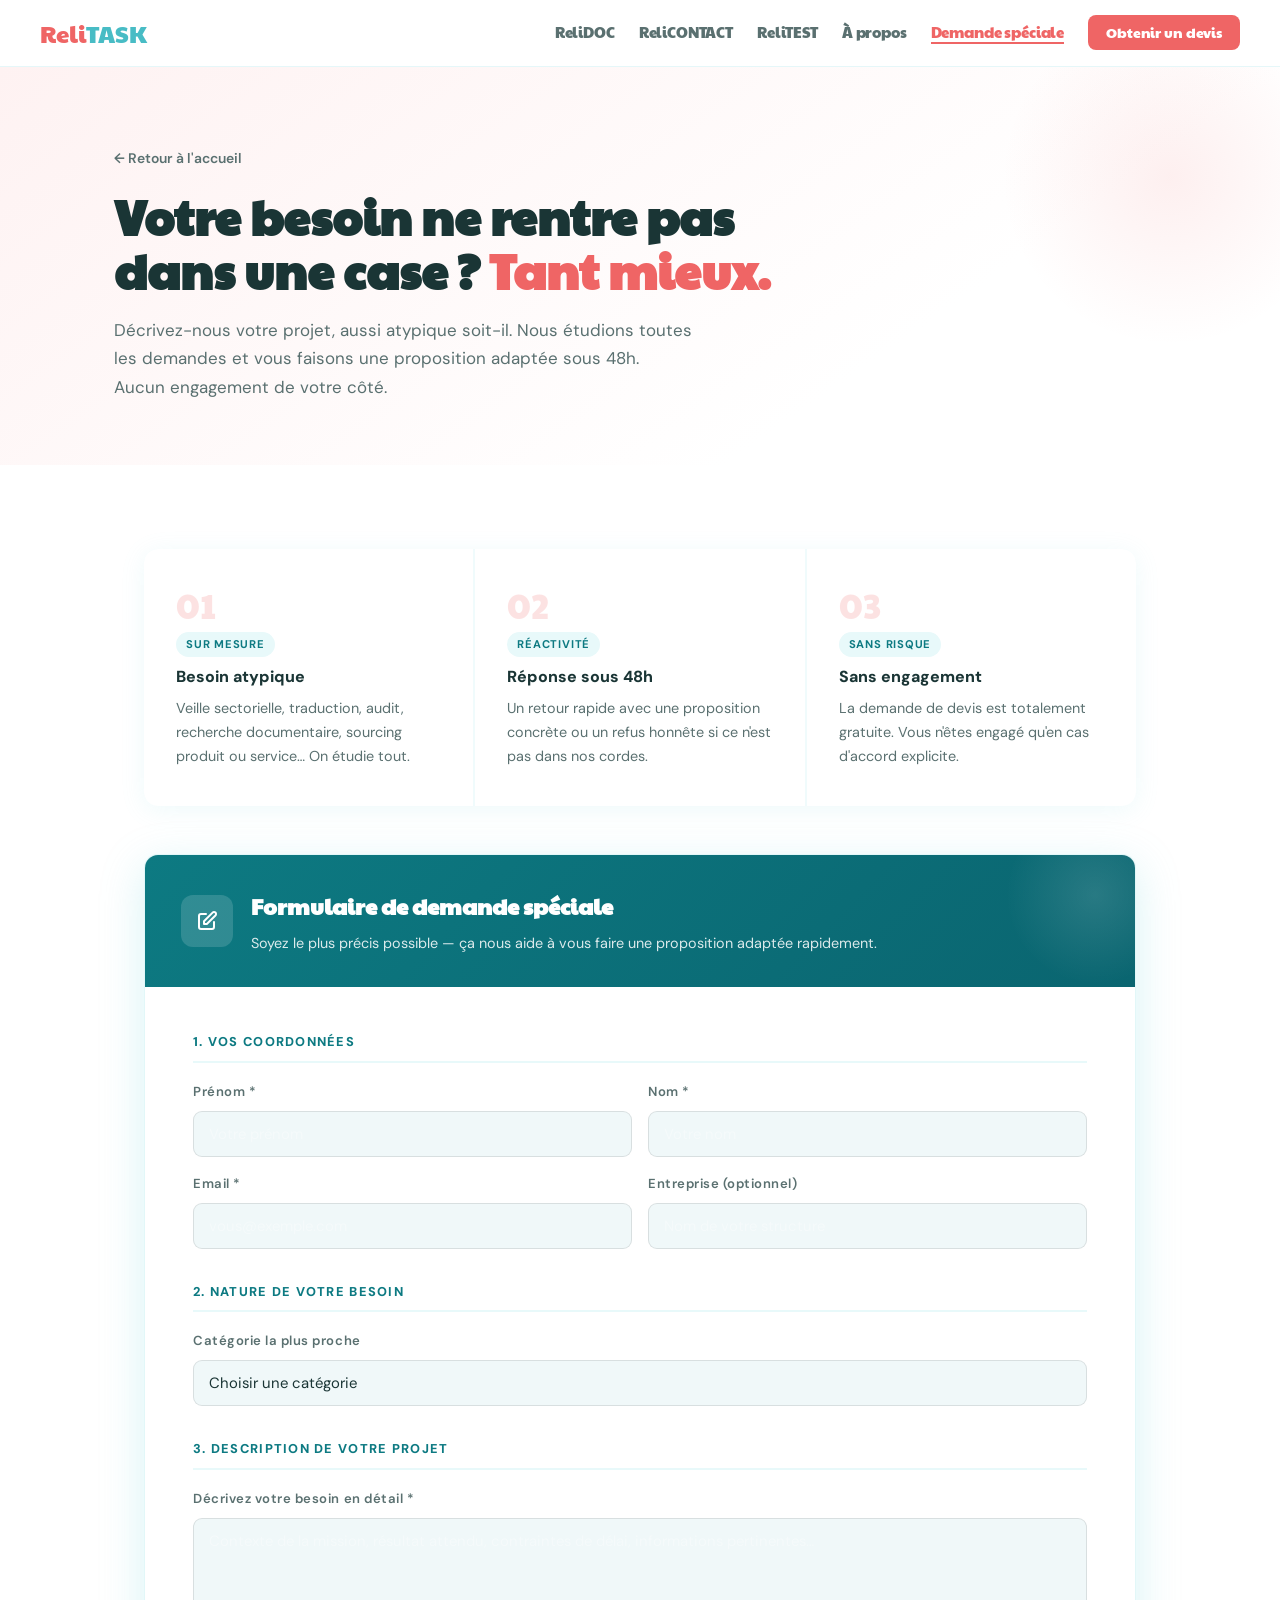
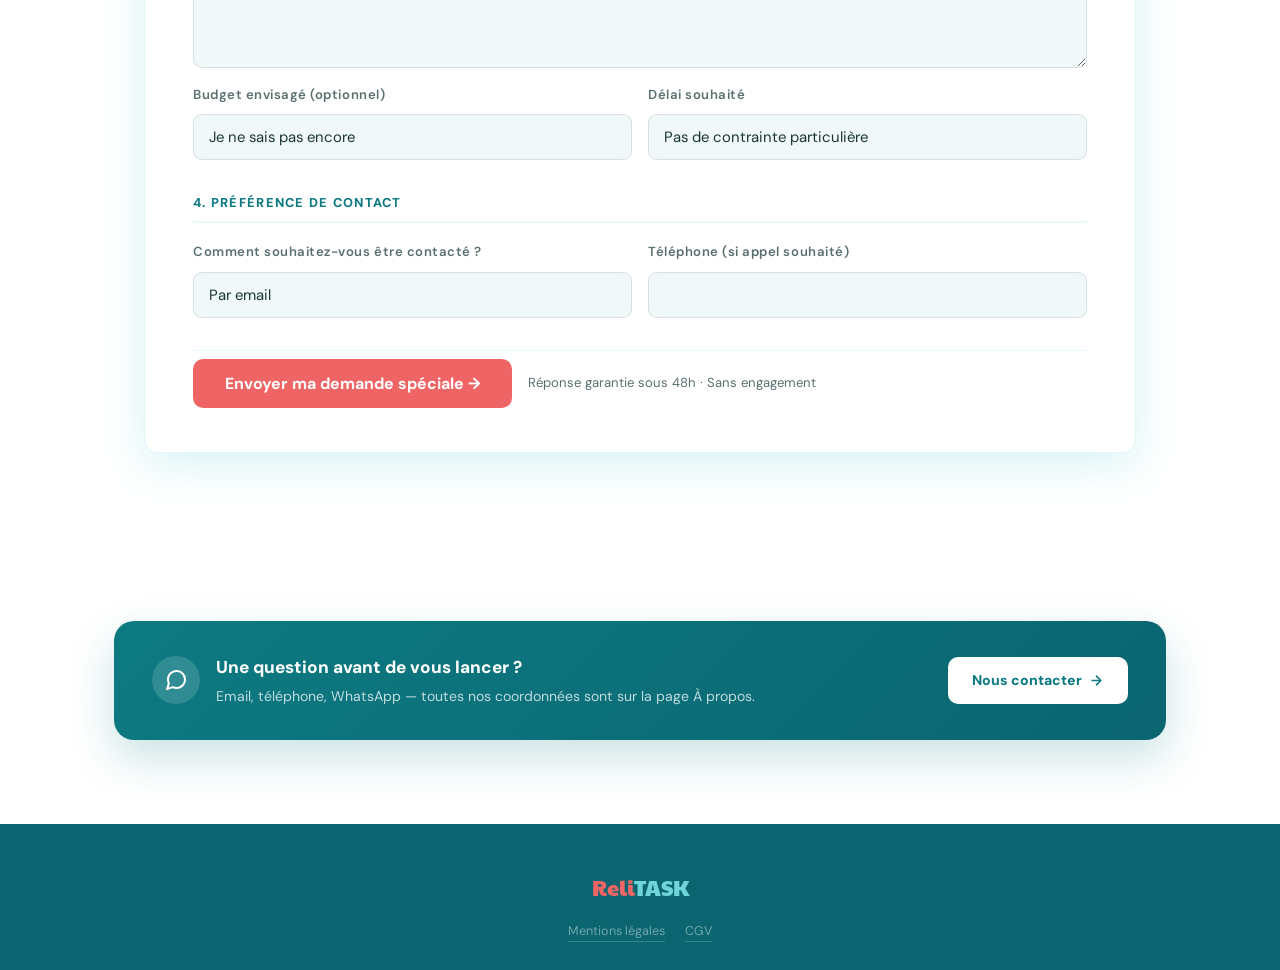
<file: devis-special.html>
<!DOCTYPE html>
<html lang="fr">
<head>
  <meta charset="UTF-8" />
  <meta name="viewport" content="width=device-width, initial-scale=1.0" />
  <title>Demande spéciale | ReliTASK</title>
  <link rel="stylesheet" href="style.css" />
  <link rel="preconnect" href="https://fonts.googleapis.com" />
  <link href="https://fonts.googleapis.com/css2?family=DM+Sans:ital,opsz,wght@0,9..40,300;0,9..40,400;0,9..40,500;0,9..40,600;0,9..40,700;0,9..40,800;1,9..40,400&family=Paytone+One&display=swap" rel="stylesheet" />
  <style>
    body { overflow-x: hidden; }
    /* ===== HAMBURGER MENU ===== */
    .nav-burger { display: none; background: none; border: none; padding: 8px; cursor: pointer; flex-direction: column; gap: 5px; border-radius: 8px; transition: background 0.18s ease; }
    .nav-burger:hover { background: rgba(112,212,219,0.1); }
    .nav-burger span { display: block; width: 22px; height: 2px; background: var(--text-dark); border-radius: 2px; transition: transform 0.25s ease, opacity 0.2s ease; }
    .navbar.nav-open .nav-burger span:nth-child(1) { transform: translateY(7px) rotate(45deg); }
    .navbar.nav-open .nav-burger span:nth-child(2) { opacity: 0; transform: scaleX(0); }
    .navbar.nav-open .nav-burger span:nth-child(3) { transform: translateY(-7px) rotate(-45deg); }
    @media (max-width: 768px) {
      .nav-burger { display: flex; }
      .nav-links { display: none !important; position: absolute; top: 66px; left: 0; right: 0; background: rgba(255,255,255,0.98); backdrop-filter: blur(16px); flex-direction: column !important; gap: 0 !important; padding: 8px 0 18px; box-shadow: 0 12px 32px rgba(13,122,130,0.12); border-top: 1px solid rgba(112,212,219,0.2); z-index: 99; list-style: none; }
      .navbar.nav-open .nav-links { display: flex !important; }
      .nav-links li { width: 100%; }
      .nav-links a { padding: 13px 24px !important; display: block; font-size: 1rem !important; border-bottom: 1px solid rgba(112,212,219,0.1); }
      .nav-links li:last-child a { border-bottom: none; }
      .nav-cta { margin: 10px 24px 0 !important; border-radius: 8px !important; text-align: center !important; display: block !important; }
    }
    .contact-cta-bar { background: linear-gradient(135deg, var(--cyan-deep), var(--cyan-richer)); border-radius: 20px; padding: 32px 38px; display: flex; align-items: center; justify-content: space-between; gap: 22px; color: var(--white); box-shadow: 0 18px 44px rgba(13,122,130,0.22); }
    .contact-cta-bar__left { display: flex; align-items: center; gap: 16px; }
    .contact-cta-bar__icon { width: 48px; height: 48px; border-radius: 50%; background: rgba(255,255,255,0.15); display: flex; align-items: center; justify-content: center; flex-shrink: 0; }
    .contact-cta-bar__icon svg { width: 24px; height: 24px; color: var(--white); }
    .contact-cta-bar__text strong { display: block; font-size: 1.08rem; font-weight: 800; margin-bottom: 3px; }
    .contact-cta-bar__text p { margin: 0; font-size: 0.88rem; color: rgba(255,255,255,0.75); }
    .contact-cta-bar__btn { background: var(--white); color: var(--cyan-deep); padding: 12px 24px; border-radius: 10px; font-weight: 800; font-size: 0.88rem; white-space: nowrap; display: inline-flex; align-items: center; gap: 7px; transition: transform 0.2s ease, box-shadow 0.2s ease; text-decoration: none; flex-shrink: 0; }
    .contact-cta-bar__btn:hover { transform: translateY(-2px); box-shadow: 0 10px 22px rgba(0,0,0,0.18); }
    .contact-cta-bar__btn svg { width: 15px; height: 15px; }
    @media (max-width: 700px) { .contact-cta-bar { flex-direction: column; text-align: center; padding: 28px 22px; } .contact-cta-bar__left { flex-direction: column; } }
    .why-v2-item { flex-direction: column; gap: 8px; }
    .why-v2-num { font-size: 2.2rem; }
    @media (max-width: 640px) {
      #special-form { padding: 28px 24px !important; }
      .special-form-header { padding: 24px 22px !important; }
    }
  </style>
</head>
<body>

<nav class="navbar">
  <div class="navbar__inner">
    <a href="index.html" class="logo"><span class="reli">Reli</span><span class="task">TASK</span></a>
    <ul class="nav-links">
      <li><a href="relidoc.html">ReliDOC</a></li>
      <li><a href="relicontact.html">ReliCONTACT</a></li>
      <li><a href="relitest.html">ReliTEST</a></li>
      <li><a href="a-propos.html">À propos</a></li>
      <li><a href="devis-special.html" class="nav-special active">Demande spéciale</a></li>
      <li><a href="index.html#contact" class="nav-cta">Obtenir un devis</a></li>
    </ul>
    <button class="nav-burger" aria-label="Menu" aria-expanded="false">
      <span></span><span></span><span></span>
    </button>
  </div>
</nav>

<section class="special-hero">
  <div class="container">
    <div style="display:flex; align-items:center; gap:12px; margin-bottom:20px;">
      <a href="index.html" class="page-hero__back">← Retour à l'accueil</a>
    </div>
    <h1 style="font-family: var(--font-logo); font-size: clamp(1.9rem, 4.5vw, 3rem); line-height: 1.12; max-width: 700px; margin: 16px 0 18px; color: var(--text-dark);">
      Votre besoin ne rentre pas dans une case ? <span style="color: var(--coral);">Tant mieux.</span>
    </h1>
    <p style="font-size: 1.06rem; color: var(--gray); max-width: 580px;">
      Décrivez-nous votre projet, aussi atypique soit-il. Nous étudions toutes les demandes et vous faisons une proposition adaptée sous 48h. Aucun engagement de votre côté.
    </p>
  </div>
</section>

<section class="section">
  <div class="container" style="max-width: 1040px;">

    <div class="why-v2" style="grid-template-columns: repeat(auto-fit, minmax(220px, 1fr)); margin-bottom: 48px;">
      <div class="why-v2-item reveal">
        <div class="why-v2-num">01</div>
        <div>
          <div class="why-v2-tag">Sur mesure</div>
          <h4>Besoin atypique</h4>
          <p>Veille sectorielle, traduction, audit, recherche documentaire, sourcing produit ou service… On étudie tout.</p>
        </div>
      </div>
      <div class="why-v2-item reveal reveal-delay-1">
        <div class="why-v2-num">02</div>
        <div>
          <div class="why-v2-tag">Réactivité</div>
          <h4>Réponse sous 48h</h4>
          <p>Un retour rapide avec une proposition concrète ou un refus honnête si ce n'est pas dans nos cordes.</p>
        </div>
      </div>
      <div class="why-v2-item reveal reveal-delay-2">
        <div class="why-v2-num">03</div>
        <div>
          <div class="why-v2-tag">Sans risque</div>
          <h4>Sans engagement</h4>
          <p>La demande de devis est totalement gratuite. Vous n'êtes engagé qu'en cas d'accord explicite.</p>
        </div>
      </div>
    </div>

    <div style="background: var(--white); border-radius: var(--radius); box-shadow: var(--shadow-hover); overflow: hidden; border: 1.5px solid rgba(112,212,219,0.2);">
      <div class="special-form-header" style="background: linear-gradient(135deg, var(--cyan-deep), var(--cyan-richer)); padding: 32px 36px; color: white; display: flex; align-items: center; gap: 18px; position: relative; overflow: hidden;">
        <div style="position: absolute; top: -50px; right: -50px; width: 180px; height: 180px; background: radial-gradient(circle, rgba(255,255,255,0.12) 0%, transparent 70%); border-radius: 50%; pointer-events: none;"></div>
        <div style="width: 52px; height: 52px; border-radius: 12px; background: rgba(255,255,255,0.15); display: flex; align-items: center; justify-content: center; flex-shrink: 0; position: relative;">
          <svg xmlns="http://www.w3.org/2000/svg" fill="none" viewBox="0 0 24 24" stroke="white" style="width: 24px; height: 24px; stroke-width: 2;"><path stroke-linecap="round" stroke-linejoin="round" d="M11 5H6a2 2 0 00-2 2v11a2 2 0 002 2h11a2 2 0 002-2v-5m-1.414-9.414a2 2 0 112.828 2.828L11.828 15H9v-2.828l8.586-8.586z"/></svg>
        </div>
        <div style="position: relative;">
          <h2 style="font-family: var(--font-logo); font-size: 1.4rem; margin-bottom: 6px;">Formulaire de demande spéciale</h2>
          <p style="font-size: 0.9rem; opacity: 0.85;">Soyez le plus précis possible — ça nous aide à vous faire une proposition adaptée rapidement.</p>
        </div>
      </div>

      <form id="special-form" action="https://formspree.io/f/mkoaawno" method="POST" style="padding: 44px 48px;">
        <input type="hidden" name="_subject" value="[ReliTASK] Demande spéciale">

        <div style="margin-bottom: 32px;">
          <div style="font-size: 0.8rem; font-weight: 800; text-transform: uppercase; letter-spacing: 0.1em; color: var(--cyan-deep); margin-bottom: 18px; padding-bottom: 8px; border-bottom: 2px solid var(--cyan-light);">1. Vos coordonnées</div>
          <div class="form-grid" style="--form-bg: rgba(0,0,0,0.04); --form-border: rgba(0,0,0,0.12); --form-color: var(--text-dark);">
            <div class="form-group">
              <label for="prenom" style="color: var(--gray);">Prénom *</label>
              <input type="text" id="prenom" name="prenom" placeholder="Votre prénom" required style="background: var(--gray-light); border-color: rgba(0,0,0,0.1); color: var(--text-dark);" />
            </div>
            <div class="form-group">
              <label for="nom" style="color: var(--gray);">Nom *</label>
              <input type="text" id="nom" name="nom" placeholder="Votre nom" required style="background: var(--gray-light); border-color: rgba(0,0,0,0.1); color: var(--text-dark);" />
            </div>
            <div class="form-group">
              <label for="email" style="color: var(--gray);">Email *</label>
              <input type="email" id="email" name="email" placeholder="vous@exemple.com" required style="background: var(--gray-light); border-color: rgba(0,0,0,0.1); color: var(--text-dark);" />
            </div>
            <div class="form-group">
              <label for="societe" style="color: var(--gray);">Entreprise (optionnel)</label>
              <input type="text" id="societe" name="societe" placeholder="Nom de votre structure" style="background: var(--gray-light); border-color: rgba(0,0,0,0.1); color: var(--text-dark);" />
            </div>
          </div>
        </div>

        <div style="margin-bottom: 32px;">
          <div style="font-size: 0.8rem; font-weight: 800; text-transform: uppercase; letter-spacing: 0.1em; color: var(--cyan-deep); margin-bottom: 18px; padding-bottom: 8px; border-bottom: 2px solid var(--cyan-light);">2. Nature de votre besoin</div>
          <div class="form-grid">
            <div class="form-group full">
              <label for="nature" style="color: var(--gray);">Catégorie la plus proche</label>
              <select id="nature" name="nature" style="background: var(--gray-light); border-color: rgba(0,0,0,0.1); color: var(--text-dark);">
                <option value="">Choisir une catégorie</option>
                <option value="document-autre">Document / mise en page (hors ReliDOC standard)</option>
                <option value="recherche">Recherche documentaire / veille</option>
                <option value="prospection-specifique">Prospection très spécifique</option>
                <option value="analyse-marche">Analyse de marché / secteur</option>
                <option value="traduction">Aide à la rédaction / traduction</option>
                <option value="audit">Audit / diagnostic</option>
                <option value="autre">Autre (je décris ci-dessous)</option>
              </select>
            </div>
          </div>
        </div>

        <div style="margin-bottom: 32px;">
          <div style="font-size: 0.8rem; font-weight: 800; text-transform: uppercase; letter-spacing: 0.1em; color: var(--cyan-deep); margin-bottom: 18px; padding-bottom: 8px; border-bottom: 2px solid var(--cyan-light);">3. Description de votre projet</div>
          <div class="form-group">
            <label for="description" style="color: var(--gray);">Décrivez votre besoin en détail *</label>
            <textarea id="description" name="description" rows="6" placeholder="Contexte de la mission, résultat attendu, contraintes de délai, informations pertinentes…" required style="background: var(--gray-light); border-color: rgba(0,0,0,0.1); color: var(--text-dark); min-height: 150px;"></textarea>
          </div>
          <div class="form-grid" style="margin-top: 16px;">
            <div class="form-group">
              <label for="budget" style="color: var(--gray);">Budget envisagé (optionnel)</label>
              <select id="budget" name="budget" style="background: var(--gray-light); border-color: rgba(0,0,0,0.1); color: var(--text-dark);">
                <option value="">Je ne sais pas encore</option>
                <option value="moins-50">Moins de 50€</option>
                <option value="50-150">50€ – 150€</option>
                <option value="150-300">150€ – 300€</option>
                <option value="300-500">300€ – 500€</option>
                <option value="500+">Plus de 500€</option>
              </select>
            </div>
            <div class="form-group">
              <label for="delai" style="color: var(--gray);">Délai souhaité</label>
              <select id="delai" name="delai" style="background: var(--gray-light); border-color: rgba(0,0,0,0.1); color: var(--text-dark);">
                <option value="">Pas de contrainte particulière</option>
                <option value="urgent">Urgent (moins d'une semaine)</option>
                <option value="2-semaines">Sous 2 semaines</option>
                <option value="1-mois">Sous 1 mois</option>
                <option value="flexible">Flexible</option>
              </select>
            </div>
          </div>
        </div>

        <div style="margin-bottom: 32px;">
          <div style="font-size: 0.8rem; font-weight: 800; text-transform: uppercase; letter-spacing: 0.1em; color: var(--cyan-deep); margin-bottom: 18px; padding-bottom: 8px; border-bottom: 2px solid var(--cyan-light);">4. Préférence de contact</div>
          <div class="form-grid">
            <div class="form-group">
              <label for="contact-pref" style="color: var(--gray);">Comment souhaitez-vous être contacté ?</label>
              <select id="contact-pref" name="contact-pref" style="background: var(--gray-light); border-color: rgba(0,0,0,0.1); color: var(--text-dark);">
                <option value="email">Par email</option>
                <option value="appel">Par téléphone</option>
                <option value="visio">En visio (Zoom / Meet)</option>
                <option value="indifferent">Peu importe</option>
              </select>
            </div>
            <div class="form-group">
              <label for="telephone" style="color: var(--gray);">Téléphone (si appel souhaité)</label>
              <input type="tel" id="telephone" name="telephone" placeholder="06 XX XX XX XX" style="background: var(--gray-light); border-color: rgba(0,0,0,0.1); color: var(--text-dark);" />
            </div>
          </div>
        </div>

        <div style="display:flex; gap:16px; align-items:center; flex-wrap:wrap; padding-top: 8px; border-top: 1px solid var(--cyan-light);">
          <button type="submit" class="btn btn-primary" style="font-size:1rem; padding:14px 32px;">
            Envoyer ma demande spéciale →
          </button>
          <span style="font-size:0.82rem; color:var(--gray);">Réponse garantie sous 48h · Sans engagement</span>
        </div>
        <div class="form-success" id="form-success" style="color: var(--cyan-deep); background: var(--cyan-light); border-color: var(--cyan);">
          Merci pour votre demande ! Nous l'étudions et revenons vers vous sous 48h.
        </div>
      </form>
    </div>

  </div>
</section>

<section class="section">
  <div class="container">
    <div class="contact-cta-bar reveal">
      <div class="contact-cta-bar__left">
        <div class="contact-cta-bar__icon">
          <svg xmlns="http://www.w3.org/2000/svg" viewBox="0 0 24 24" fill="none" stroke="currentColor" stroke-width="2" stroke-linecap="round" stroke-linejoin="round"><path d="M21 11.5a8.38 8.38 0 01-.9 3.8 8.5 8.5 0 01-7.6 4.7 8.38 8.38 0 01-3.8-.9L3 21l1.9-5.7a8.38 8.38 0 01-.9-3.8 8.5 8.5 0 014.7-7.6 8.38 8.38 0 013.8-.9h.5a8.48 8.48 0 018 8v.5z"/></svg>
        </div>
        <div class="contact-cta-bar__text">
          <strong>Une question avant de vous lancer ?</strong>
          <p>Email, téléphone, WhatsApp — toutes nos coordonnées sont sur la page À propos.</p>
        </div>
      </div>
      <a href="a-propos.html#contact" class="contact-cta-bar__btn">Nous contacter <svg xmlns="http://www.w3.org/2000/svg" viewBox="0 0 24 24" fill="none" stroke="currentColor" stroke-width="2.5" stroke-linecap="round" stroke-linejoin="round"><path d="M5 12h14M12 5l7 7-7 7"/></svg></a>
    </div>
  </div>
</section>

<footer class="footer">
  <div class="footer__logo"><span class="reli">Reli</span><span class="task">TASK</span></div>
  <div class="footer__legal">
    <a href="mentions-legales.html">Mentions légales</a>
    <a href="mentions-legales.html#cgv">CGV</a>
  </div>
</footer>

<script>
  const obs = new IntersectionObserver((e) => e.forEach(x => { if (x.isIntersecting) x.target.classList.add('visible'); }), { threshold: 0.1 });
  document.querySelectorAll('.reveal').forEach(el => obs.observe(el));

  // Hamburger menu
  const navbar = document.querySelector('.navbar');
  const burger = document.querySelector('.nav-burger');
  if (burger && navbar) {
    burger.addEventListener('click', () => {
      const isOpen = navbar.classList.toggle('nav-open');
      burger.setAttribute('aria-expanded', isOpen);
    });
    document.addEventListener('click', (e) => {
      if (!navbar.contains(e.target)) {
        navbar.classList.remove('nav-open');
        burger.setAttribute('aria-expanded', 'false');
      }
    });
    document.querySelectorAll('.nav-links a').forEach(link => {
      link.addEventListener('click', () => {
        navbar.classList.remove('nav-open');
        burger.setAttribute('aria-expanded', 'false');
      });
    });
  }
</script>
</body>
</html>
</file>
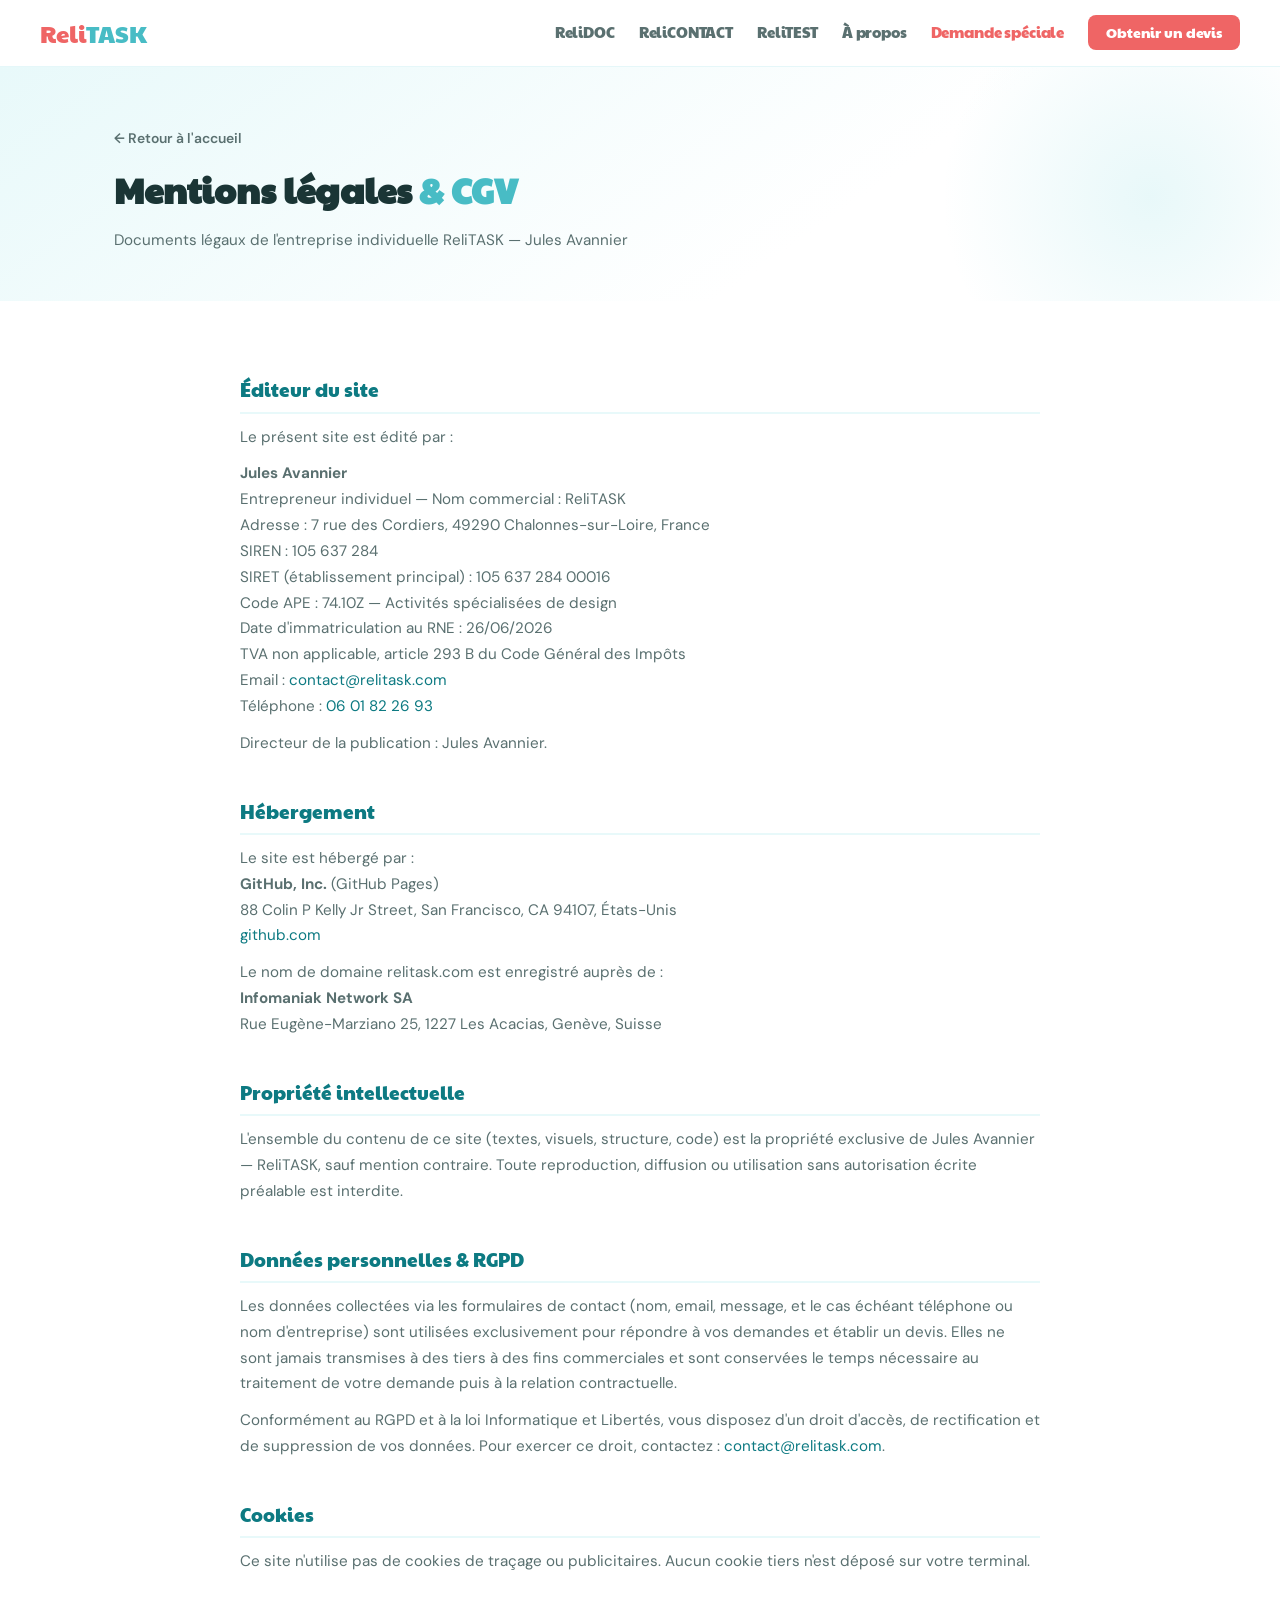
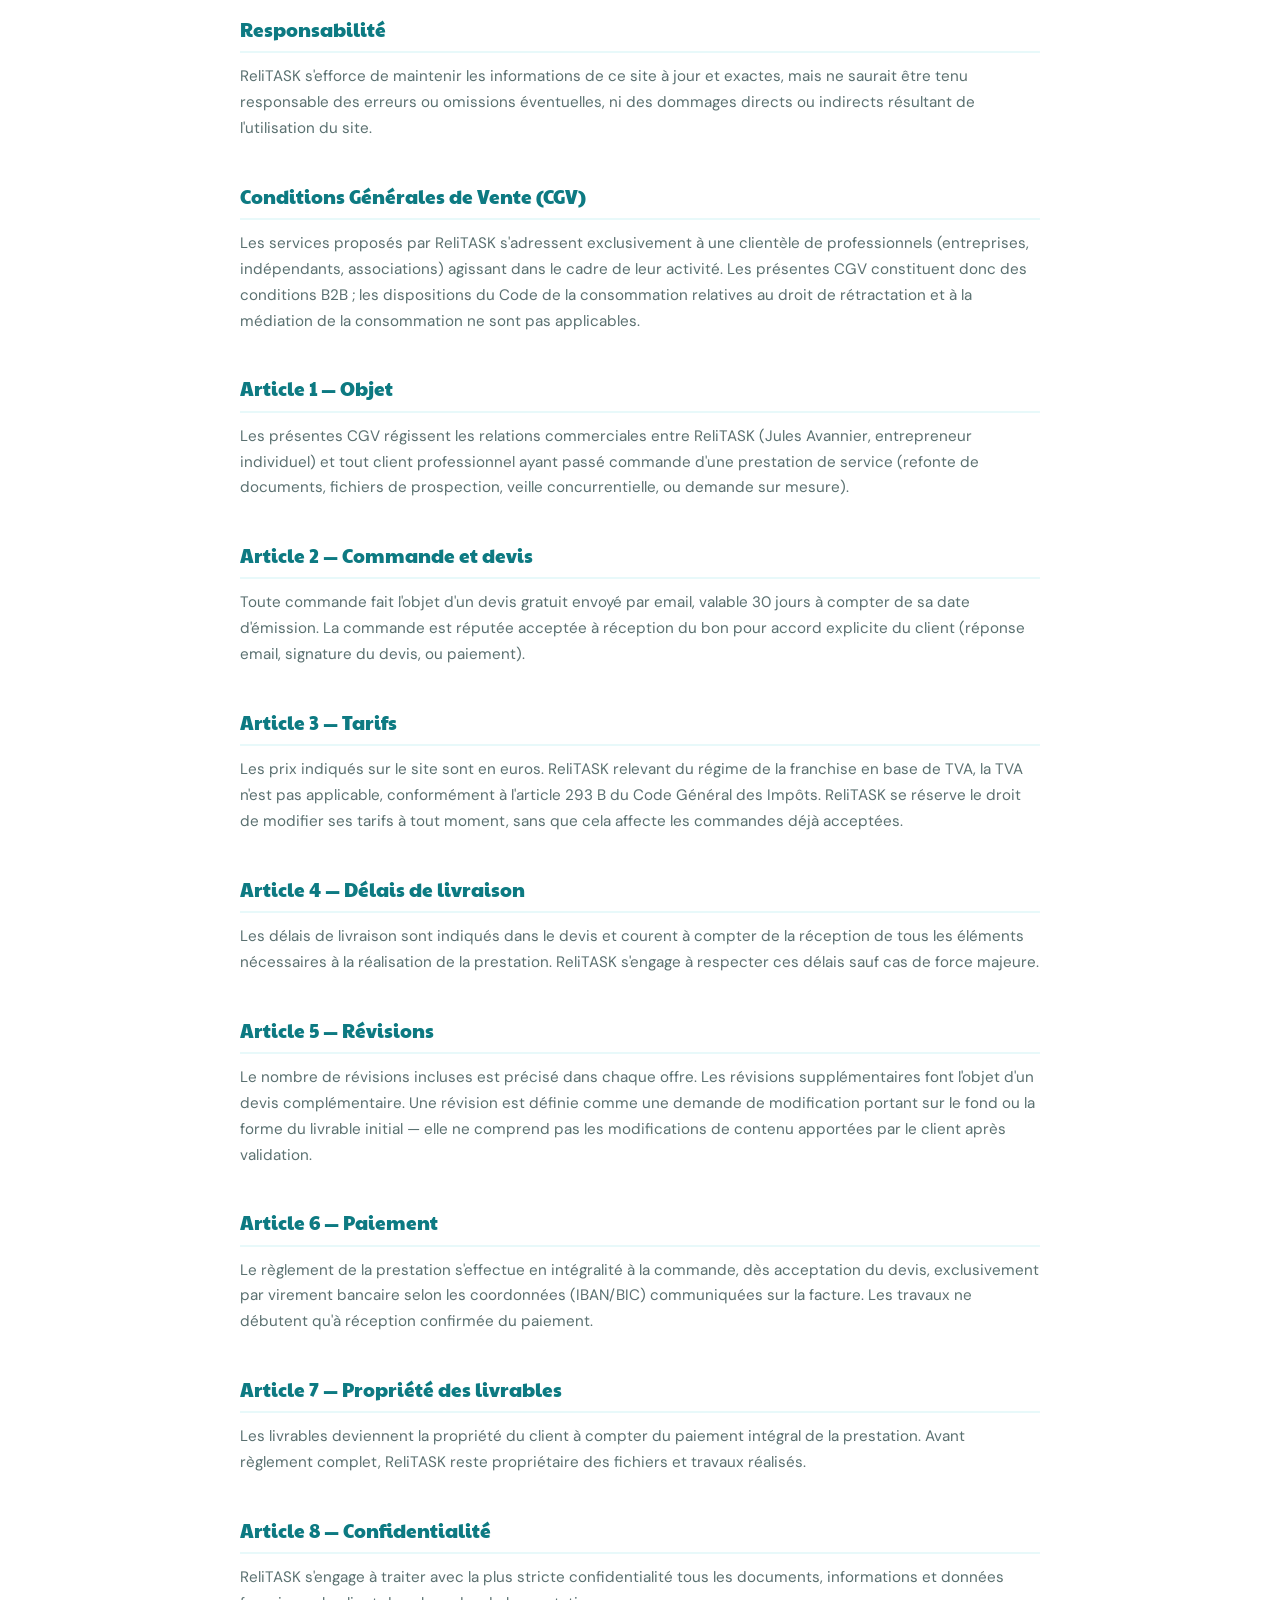
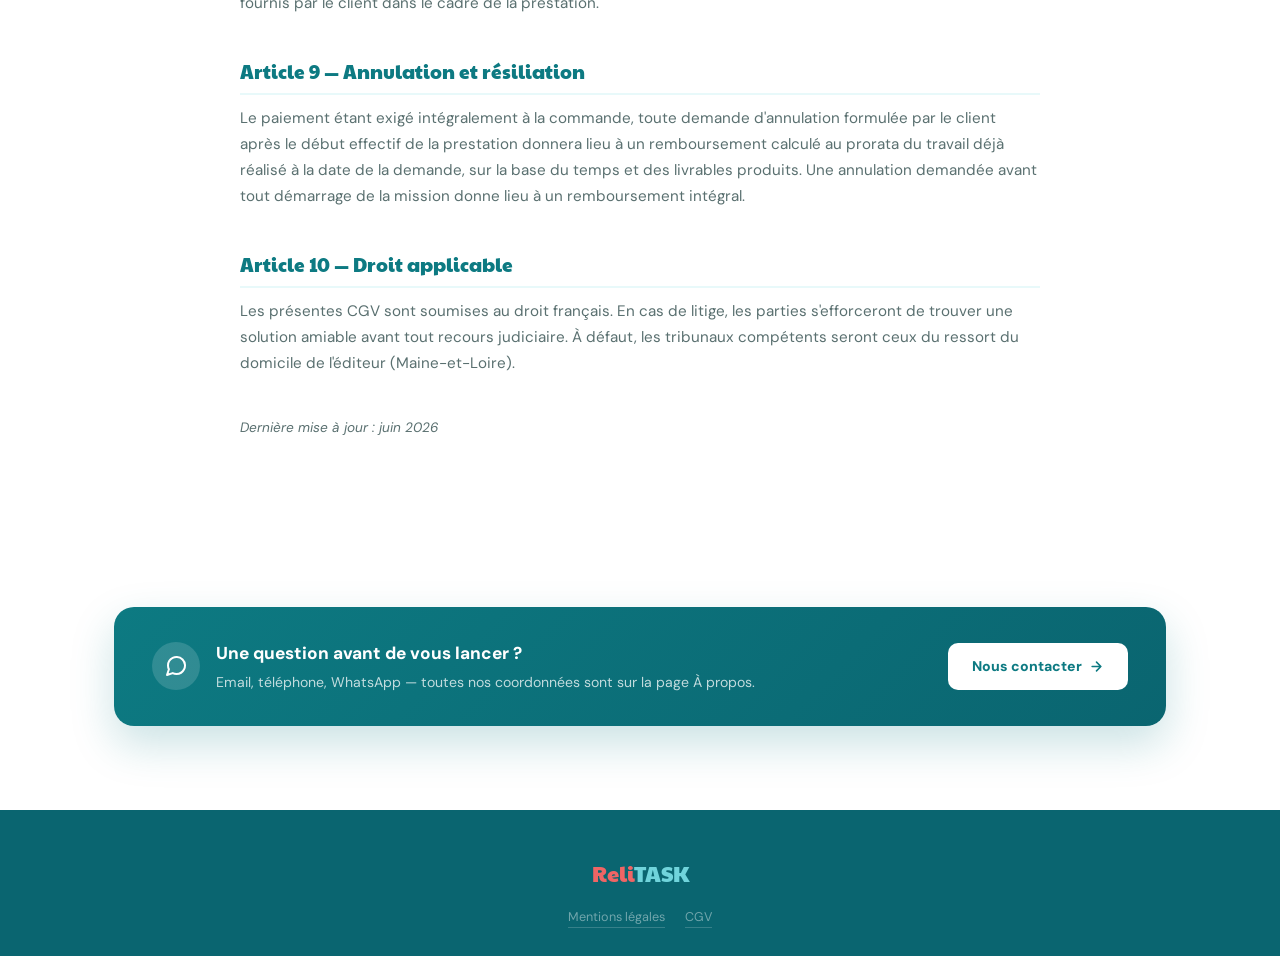
<file: mentions-legales.html>
<!DOCTYPE html>
<html lang="fr">
<head>
  <meta charset="UTF-8" />
  <meta name="viewport" content="width=device-width, initial-scale=1.0" />
  <title>Mentions légales & CGV | ReliTASK</title>
  <link rel="stylesheet" href="style.css" />
  <link rel="preconnect" href="https://fonts.googleapis.com" />
  <link href="https://fonts.googleapis.com/css2?family=DM+Sans:ital,opsz,wght@0,9..40,300;0,9..40,400;0,9..40,500;0,9..40,600;0,9..40,700;0,9..40,800;1,9..40,400&family=Paytone+One&display=swap" rel="stylesheet" />
  <style>
    body { overflow-x: hidden; }
    /* ===== HAMBURGER MENU ===== */
    .nav-burger { display: none; background: none; border: none; padding: 8px; cursor: pointer; flex-direction: column; gap: 5px; border-radius: 8px; transition: background 0.18s ease; }
    .nav-burger:hover { background: rgba(112,212,219,0.1); }
    .nav-burger span { display: block; width: 22px; height: 2px; background: var(--text-dark); border-radius: 2px; transition: transform 0.25s ease, opacity 0.2s ease; }
    .navbar.nav-open .nav-burger span:nth-child(1) { transform: translateY(7px) rotate(45deg); }
    .navbar.nav-open .nav-burger span:nth-child(2) { opacity: 0; transform: scaleX(0); }
    .navbar.nav-open .nav-burger span:nth-child(3) { transform: translateY(-7px) rotate(-45deg); }
    @media (max-width: 768px) {
      .nav-burger { display: flex; }
      .nav-links { display: none !important; position: absolute; top: 66px; left: 0; right: 0; background: rgba(255,255,255,0.98); backdrop-filter: blur(16px); flex-direction: column !important; gap: 0 !important; padding: 8px 0 18px; box-shadow: 0 12px 32px rgba(13,122,130,0.12); border-top: 1px solid rgba(112,212,219,0.2); z-index: 99; list-style: none; }
      .navbar.nav-open .nav-links { display: flex !important; }
      .nav-links li { width: 100%; }
      .nav-links a { padding: 13px 24px !important; display: block; font-size: 1rem !important; border-bottom: 1px solid rgba(112,212,219,0.1); }
      .nav-links li:last-child a { border-bottom: none; }
      .nav-cta { margin: 10px 24px 0 !important; border-radius: 8px !important; text-align: center !important; display: block !important; }
    }
    .contact-cta-bar { background: linear-gradient(135deg, var(--cyan-deep), var(--cyan-richer)); border-radius: 20px; padding: 32px 38px; display: flex; align-items: center; justify-content: space-between; gap: 22px; color: var(--white); box-shadow: 0 18px 44px rgba(13,122,130,0.22); }
    .contact-cta-bar__left { display: flex; align-items: center; gap: 16px; }
    .contact-cta-bar__icon { width: 48px; height: 48px; border-radius: 50%; background: rgba(255,255,255,0.15); display: flex; align-items: center; justify-content: center; flex-shrink: 0; }
    .contact-cta-bar__icon svg { width: 24px; height: 24px; color: var(--white); }
    .contact-cta-bar__text strong { display: block; font-size: 1.08rem; font-weight: 800; margin-bottom: 3px; }
    .contact-cta-bar__text p { margin: 0; font-size: 0.88rem; color: rgba(255,255,255,0.75); }
    .contact-cta-bar__btn { background: var(--white); color: var(--cyan-deep); padding: 12px 24px; border-radius: 10px; font-weight: 800; font-size: 0.88rem; white-space: nowrap; display: inline-flex; align-items: center; gap: 7px; transition: transform 0.2s ease, box-shadow 0.2s ease; text-decoration: none; flex-shrink: 0; }
    .contact-cta-bar__btn:hover { transform: translateY(-2px); box-shadow: 0 10px 22px rgba(0,0,0,0.18); }
    .contact-cta-bar__btn svg { width: 15px; height: 15px; }
    @media (max-width: 700px) { .contact-cta-bar { flex-direction: column; text-align: center; padding: 28px 22px; } .contact-cta-bar__left { flex-direction: column; } }
  </style>
</head>
<body>

<nav class="navbar">
  <div class="navbar__inner">
    <a href="index.html" class="logo"><span class="reli">Reli</span><span class="task">TASK</span></a>
    <ul class="nav-links">
      <li><a href="relidoc.html">ReliDOC</a></li>
      <li><a href="relicontact.html">ReliCONTACT</a></li>
      <li><a href="relitest.html">ReliTEST</a></li>
      <li><a href="a-propos.html">À propos</a></li>
      <li><a href="devis-special.html" class="nav-special">Demande spéciale</a></li>
      <li><a href="index.html#contact" class="nav-cta">Obtenir un devis</a></li>
    </ul>
    <button class="nav-burger" aria-label="Menu" aria-expanded="false">
      <span></span><span></span><span></span>
    </button>
  </div>
</nav>

<section class="page-hero" style="padding: 60px 24px 48px;">
  <div class="container">
    <div class="page-hero__eyebrow">
      <a href="index.html" class="page-hero__back">← Retour à l'accueil</a>
    </div>
    <h1 class="page-hero__title" style="font-size: clamp(1.6rem, 3vw, 2.2rem);">Mentions légales <span class="accent">&amp; CGV</span></h1>
    <p class="page-hero__desc" style="font-size: 0.95rem;">Documents légaux de l'entreprise individuelle ReliTASK — Jules Avannier</p>
  </div>
</section>

<div class="container">
  <div class="legal-section">

    <h2>Éditeur du site</h2>
    <p>Le présent site est édité par :</p>
    <p>
      <strong>Jules Avannier</strong><br>
      Entrepreneur individuel — Nom commercial : ReliTASK<br>
      Adresse : 7 rue des Cordiers, 49290 Chalonnes-sur-Loire, France<br>
      SIREN : 105 637 284<br>
      SIRET (établissement principal) : 105 637 284 00016<br>
      Code APE : 74.10Z — Activités spécialisées de design<br>
      Date d'immatriculation au RNE : 26/06/2026<br>
      TVA non applicable, article 293 B du Code Général des Impôts<br>
      Email : <a href="mailto:contact@relitask.com" style="color:var(--cyan-deep);">contact@relitask.com</a><br>
      Téléphone : <a href="tel:+33601822693" style="color:var(--cyan-deep);">06 01 82 26 93</a>
    </p>
    <p>Directeur de la publication : Jules Avannier.</p>

    <h2>Hébergement</h2>
    <p>
      Le site est hébergé par :<br>
      <strong>GitHub, Inc.</strong> (GitHub Pages)<br>
      88 Colin P Kelly Jr Street, San Francisco, CA 94107, États-Unis<br>
      <a href="https://github.com" target="_blank" rel="noopener" style="color:var(--cyan-deep);">github.com</a>
    </p>
    <p>
      Le nom de domaine relitask.com est enregistré auprès de :<br>
      <strong>Infomaniak Network SA</strong><br>
      Rue Eugène-Marziano 25, 1227 Les Acacias, Genève, Suisse
    </p>

    <h2>Propriété intellectuelle</h2>
    <p>L'ensemble du contenu de ce site (textes, visuels, structure, code) est la propriété exclusive de Jules Avannier — ReliTASK, sauf mention contraire. Toute reproduction, diffusion ou utilisation sans autorisation écrite préalable est interdite.</p>

    <h2>Données personnelles & RGPD</h2>
    <p>Les données collectées via les formulaires de contact (nom, email, message, et le cas échéant téléphone ou nom d'entreprise) sont utilisées exclusivement pour répondre à vos demandes et établir un devis. Elles ne sont jamais transmises à des tiers à des fins commerciales et sont conservées le temps nécessaire au traitement de votre demande puis à la relation contractuelle.</p>
    <p>Conformément au RGPD et à la loi Informatique et Libertés, vous disposez d'un droit d'accès, de rectification et de suppression de vos données. Pour exercer ce droit, contactez : <a href="mailto:contact@relitask.com" style="color:var(--cyan-deep);">contact@relitask.com</a>.</p>

    <h2>Cookies</h2>
    <p>Ce site n'utilise pas de cookies de traçage ou publicitaires. Aucun cookie tiers n'est déposé sur votre terminal.</p>

    <h2>Responsabilité</h2>
    <p>ReliTASK s'efforce de maintenir les informations de ce site à jour et exactes, mais ne saurait être tenu responsable des erreurs ou omissions éventuelles, ni des dommages directs ou indirects résultant de l'utilisation du site.</p>

    <h2 id="cgv">Conditions Générales de Vente (CGV)</h2>
    <p>Les services proposés par ReliTASK s'adressent exclusivement à une clientèle de professionnels (entreprises, indépendants, associations) agissant dans le cadre de leur activité. Les présentes CGV constituent donc des conditions B2B ; les dispositions du Code de la consommation relatives au droit de rétractation et à la médiation de la consommation ne sont pas applicables.</p>

    <h2>Article 1 — Objet</h2>
    <p>Les présentes CGV régissent les relations commerciales entre ReliTASK (Jules Avannier, entrepreneur individuel) et tout client professionnel ayant passé commande d'une prestation de service (refonte de documents, fichiers de prospection, veille concurrentielle, ou demande sur mesure).</p>

    <h2>Article 2 — Commande et devis</h2>
    <p>Toute commande fait l'objet d'un devis gratuit envoyé par email, valable 30 jours à compter de sa date d'émission. La commande est réputée acceptée à réception du bon pour accord explicite du client (réponse email, signature du devis, ou paiement).</p>

    <h2>Article 3 — Tarifs</h2>
    <p>Les prix indiqués sur le site sont en euros. ReliTASK relevant du régime de la franchise en base de TVA, la TVA n'est pas applicable, conformément à l'article 293 B du Code Général des Impôts. ReliTASK se réserve le droit de modifier ses tarifs à tout moment, sans que cela affecte les commandes déjà acceptées.</p>

    <h2>Article 4 — Délais de livraison</h2>
    <p>Les délais de livraison sont indiqués dans le devis et courent à compter de la réception de tous les éléments nécessaires à la réalisation de la prestation. ReliTASK s'engage à respecter ces délais sauf cas de force majeure.</p>

    <h2>Article 5 — Révisions</h2>
    <p>Le nombre de révisions incluses est précisé dans chaque offre. Les révisions supplémentaires font l'objet d'un devis complémentaire. Une révision est définie comme une demande de modification portant sur le fond ou la forme du livrable initial — elle ne comprend pas les modifications de contenu apportées par le client après validation.</p>

    <h2>Article 6 — Paiement</h2>
    <p>Le règlement de la prestation s'effectue en intégralité à la commande, dès acceptation du devis, exclusivement par virement bancaire selon les coordonnées (IBAN/BIC) communiquées sur la facture. Les travaux ne débutent qu'à réception confirmée du paiement.</p>

    <h2>Article 7 — Propriété des livrables</h2>
    <p>Les livrables deviennent la propriété du client à compter du paiement intégral de la prestation. Avant règlement complet, ReliTASK reste propriétaire des fichiers et travaux réalisés.</p>

    <h2>Article 8 — Confidentialité</h2>
    <p>ReliTASK s'engage à traiter avec la plus stricte confidentialité tous les documents, informations et données fournis par le client dans le cadre de la prestation.</p>

    <h2>Article 9 — Annulation et résiliation</h2>
    <p>Le paiement étant exigé intégralement à la commande, toute demande d'annulation formulée par le client après le début effectif de la prestation donnera lieu à un remboursement calculé au prorata du travail déjà réalisé à la date de la demande, sur la base du temps et des livrables produits. Une annulation demandée avant tout démarrage de la mission donne lieu à un remboursement intégral.</p>

    <h2>Article 10 — Droit applicable</h2>
    <p>Les présentes CGV sont soumises au droit français. En cas de litige, les parties s'efforceront de trouver une solution amiable avant tout recours judiciaire. À défaut, les tribunaux compétents seront ceux du ressort du domicile de l'éditeur (Maine-et-Loire).</p>

    <p style="margin-top: 40px; font-size: 0.85rem; color: var(--gray); font-style: italic;">Dernière mise à jour : juin 2026</p>
  </div>
</div>

<section class="section">
  <div class="container">
    <div class="contact-cta-bar reveal">
      <div class="contact-cta-bar__left">
        <div class="contact-cta-bar__icon">
          <svg xmlns="http://www.w3.org/2000/svg" viewBox="0 0 24 24" fill="none" stroke="currentColor" stroke-width="2" stroke-linecap="round" stroke-linejoin="round"><path d="M21 11.5a8.38 8.38 0 01-.9 3.8 8.5 8.5 0 01-7.6 4.7 8.38 8.38 0 01-3.8-.9L3 21l1.9-5.7a8.38 8.38 0 01-.9-3.8 8.5 8.5 0 014.7-7.6 8.38 8.38 0 013.8-.9h.5a8.48 8.48 0 018 8v.5z"/></svg>
        </div>
        <div class="contact-cta-bar__text">
          <strong>Une question avant de vous lancer ?</strong>
          <p>Email, téléphone, WhatsApp — toutes nos coordonnées sont sur la page À propos.</p>
        </div>
      </div>
      <a href="a-propos.html#contact" class="contact-cta-bar__btn">Nous contacter <svg xmlns="http://www.w3.org/2000/svg" viewBox="0 0 24 24" fill="none" stroke="currentColor" stroke-width="2.5" stroke-linecap="round" stroke-linejoin="round"><path d="M5 12h14M12 5l7 7-7 7"/></svg></a>
    </div>
  </div>
</section>

<footer class="footer">
  <div class="footer__logo"><span class="reli">Reli</span><span class="task">TASK</span></div>
  <div class="footer__legal">
    <a href="mentions-legales.html">Mentions légales</a>
    <a href="mentions-legales.html#cgv">CGV</a>
  </div>
</footer>

<script>
  const obs = new IntersectionObserver((e) => e.forEach(x => { if (x.isIntersecting) x.target.classList.add('visible'); }), { threshold: 0.1 });
  document.querySelectorAll('.reveal').forEach(el => obs.observe(el));

  // Hamburger menu
  const navbar = document.querySelector('.navbar');
  const burger = document.querySelector('.nav-burger');
  if (burger && navbar) {
    burger.addEventListener('click', () => {
      const isOpen = navbar.classList.toggle('nav-open');
      burger.setAttribute('aria-expanded', isOpen);
    });
    document.addEventListener('click', (e) => {
      if (!navbar.contains(e.target)) {
        navbar.classList.remove('nav-open');
        burger.setAttribute('aria-expanded', 'false');
      }
    });
    document.querySelectorAll('.nav-links a').forEach(link => {
      link.addEventListener('click', () => {
        navbar.classList.remove('nav-open');
        burger.setAttribute('aria-expanded', 'false');
      });
    });
  }
</script>
</body>
</html>
</file>
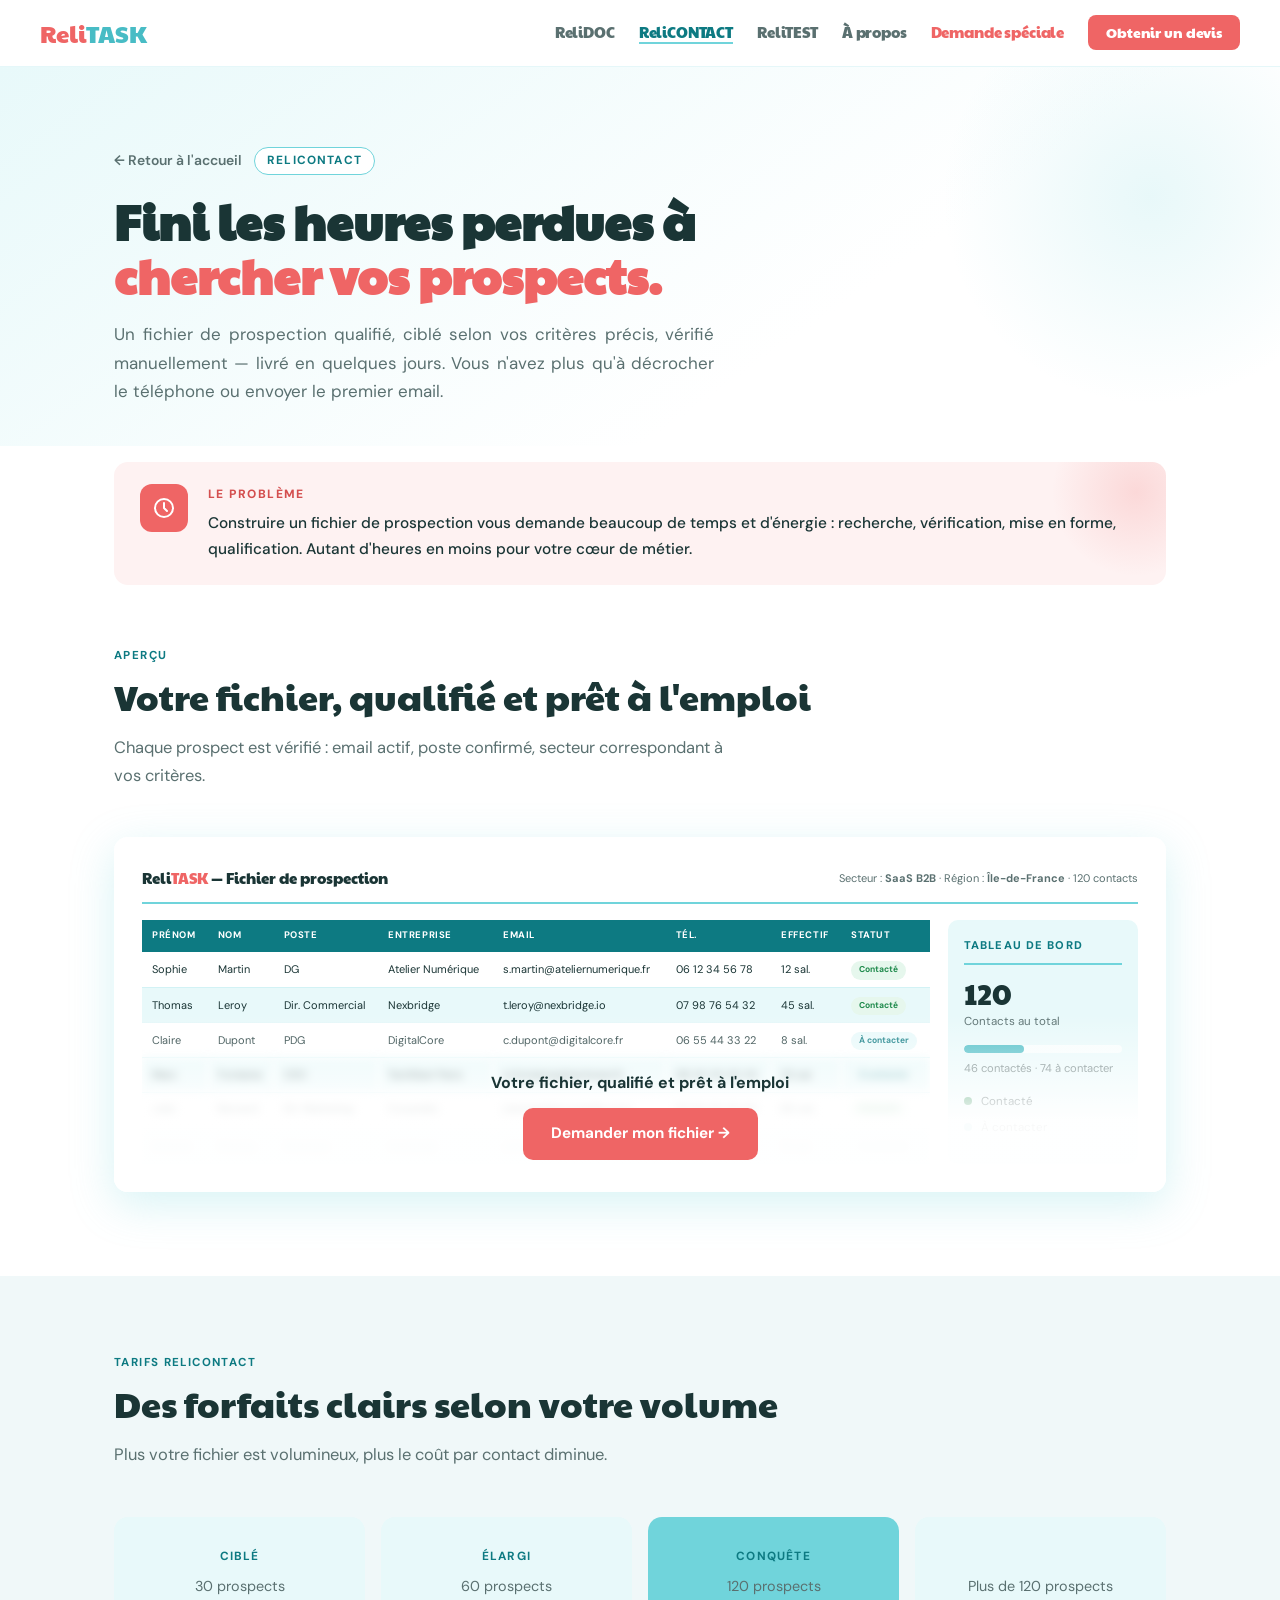
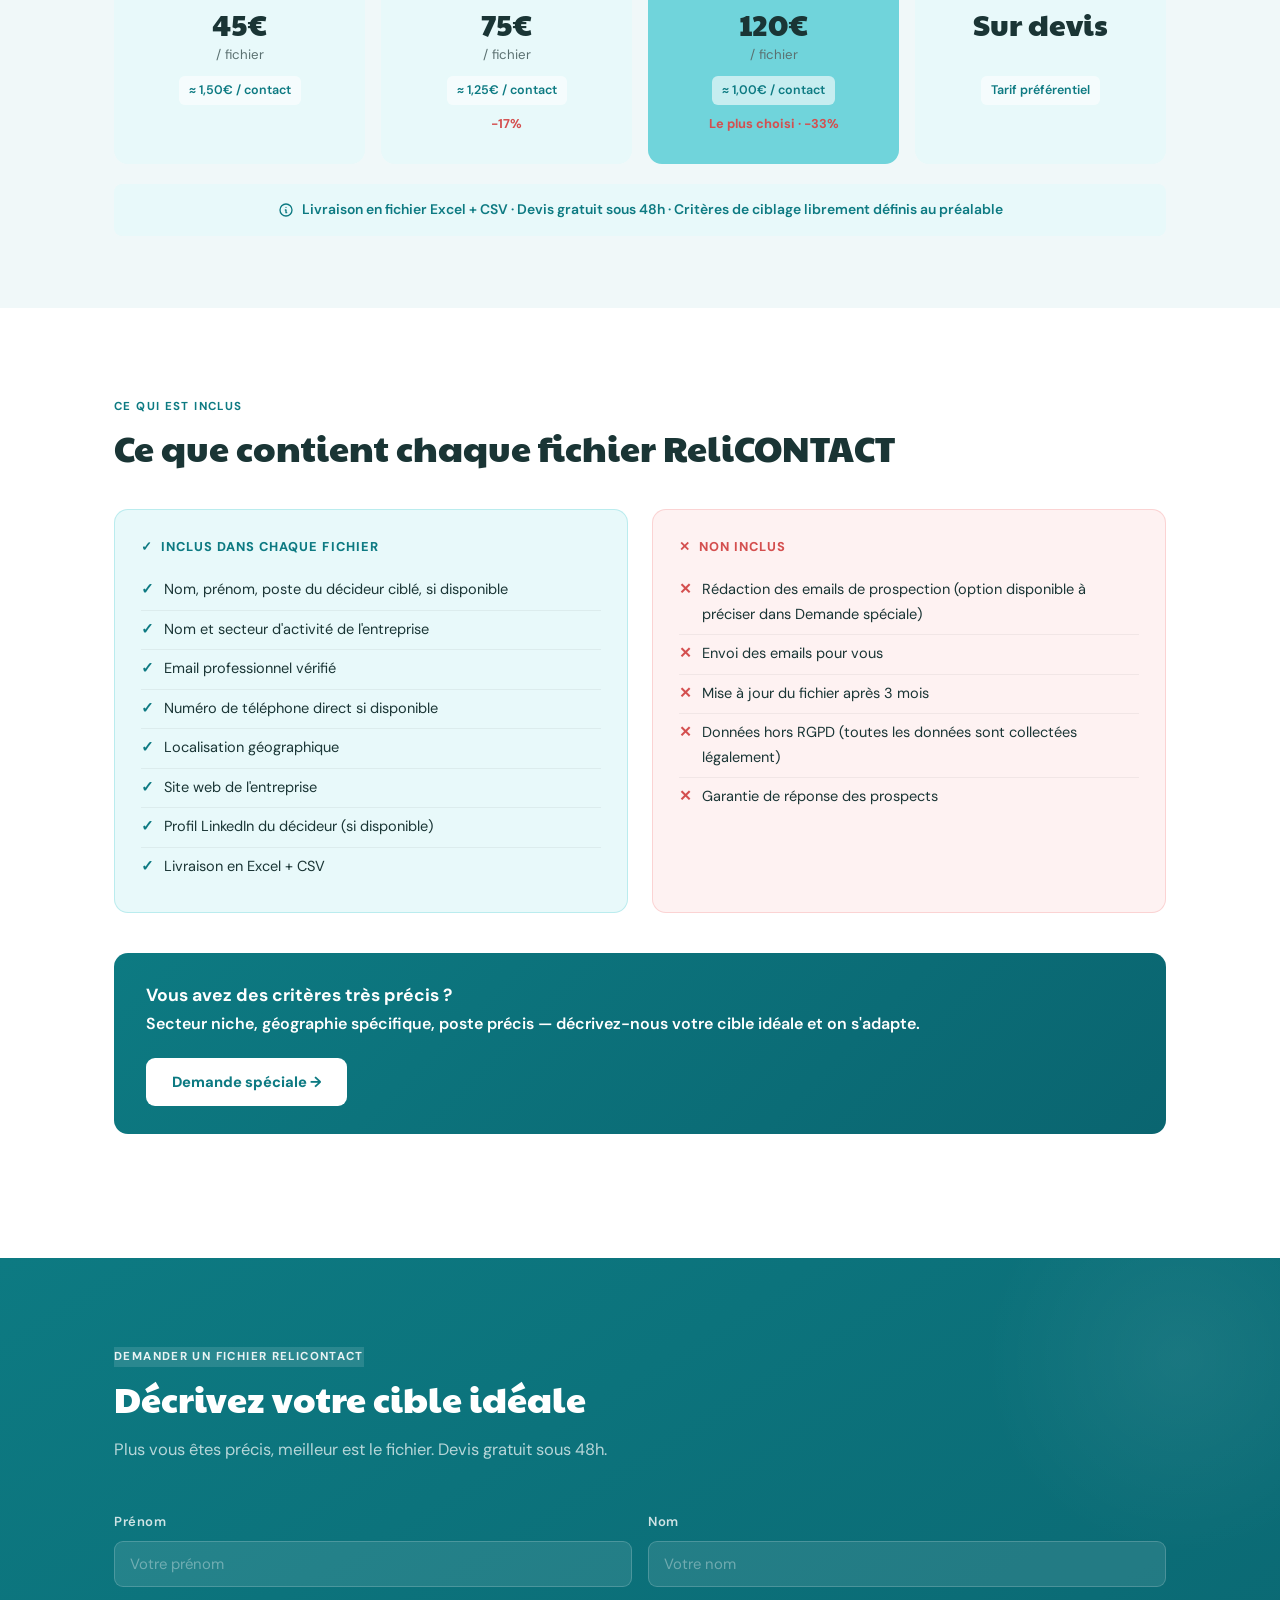
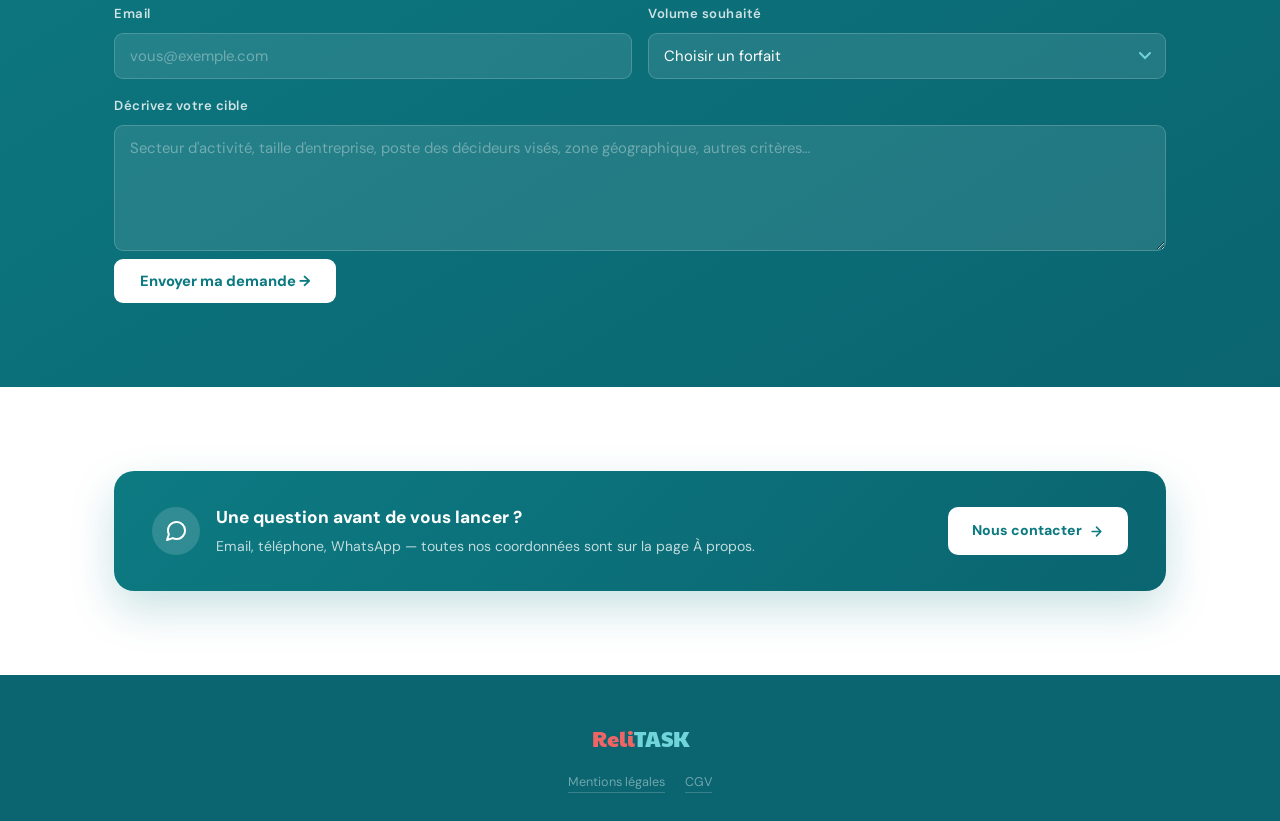
<file: relicontact.html>
<!DOCTYPE html>
<html lang="fr">
<head>
  <meta charset="UTF-8" />
  <meta name="viewport" content="width=device-width, initial-scale=1.0" />
  <title>ReliCONTACT — Fichiers de prospection | ReliTASK</title>
  <link rel="stylesheet" href="style.css" />
  <link rel="preconnect" href="https://fonts.googleapis.com" />
  <link href="https://fonts.googleapis.com/css2?family=DM+Sans:ital,opsz,wght@0,9..40,300;0,9..40,400;0,9..40,500;0,9..40,600;0,9..40,700;0,9..40,800;1,9..40,400&family=Paytone+One&display=swap" rel="stylesheet" />
  <style>
    #contact { scroll-margin-top: 90px; }
    body { overflow-x: hidden; }
    /* ===== HAMBURGER MENU ===== */
    .nav-burger { display: none; background: none; border: none; padding: 8px; cursor: pointer; flex-direction: column; gap: 5px; border-radius: 8px; transition: background 0.18s ease; }
    .nav-burger:hover { background: rgba(112,212,219,0.1); }
    .nav-burger span { display: block; width: 22px; height: 2px; background: var(--text-dark); border-radius: 2px; transition: transform 0.25s ease, opacity 0.2s ease; }
    .navbar.nav-open .nav-burger span:nth-child(1) { transform: translateY(7px) rotate(45deg); }
    .navbar.nav-open .nav-burger span:nth-child(2) { opacity: 0; transform: scaleX(0); }
    .navbar.nav-open .nav-burger span:nth-child(3) { transform: translateY(-7px) rotate(-45deg); }
    @media (max-width: 768px) {
      .nav-burger { display: flex; }
      .nav-links { display: none !important; position: absolute; top: 66px; left: 0; right: 0; background: rgba(255,255,255,0.98); backdrop-filter: blur(16px); flex-direction: column !important; gap: 0 !important; padding: 8px 0 18px; box-shadow: 0 12px 32px rgba(13,122,130,0.12); border-top: 1px solid rgba(112,212,219,0.2); z-index: 99; list-style: none; }
      .navbar.nav-open .nav-links { display: flex !important; }
      .nav-links li { width: 100%; }
      .nav-links a { padding: 13px 24px !important; display: block; font-size: 1rem !important; border-bottom: 1px solid rgba(112,212,219,0.1); }
      .nav-links li:last-child a { border-bottom: none; }
      .nav-cta { margin: 10px 24px 0 !important; border-radius: 8px !important; text-align: center !important; display: block !important; }
    }
    .contact-cta-bar { background: linear-gradient(135deg, var(--cyan-deep), var(--cyan-richer)); border-radius: 20px; padding: 32px 38px; display: flex; align-items: center; justify-content: space-between; gap: 22px; color: var(--white); box-shadow: 0 18px 44px rgba(13,122,130,0.22); }
    .contact-cta-bar__left { display: flex; align-items: center; gap: 16px; }
    .contact-cta-bar__icon { width: 48px; height: 48px; border-radius: 50%; background: rgba(255,255,255,0.15); display: flex; align-items: center; justify-content: center; flex-shrink: 0; }
    .contact-cta-bar__icon svg { width: 24px; height: 24px; color: var(--white); }
    .contact-cta-bar__text strong { display: block; font-size: 1.08rem; font-weight: 800; margin-bottom: 3px; }
    .contact-cta-bar__text p { margin: 0; font-size: 0.88rem; color: rgba(255,255,255,0.75); }
    .contact-cta-bar__btn { background: var(--white); color: var(--cyan-deep); padding: 12px 24px; border-radius: 10px; font-weight: 800; font-size: 0.88rem; white-space: nowrap; display: inline-flex; align-items: center; gap: 7px; transition: transform 0.2s ease, box-shadow 0.2s ease; text-decoration: none; flex-shrink: 0; }
    .contact-cta-bar__btn:hover { transform: translateY(-2px); box-shadow: 0 10px 22px rgba(0,0,0,0.18); }
    .contact-cta-bar__btn svg { width: 15px; height: 15px; }
    @media (max-width: 700px) { .contact-cta-bar { flex-direction: column; text-align: center; padding: 28px 22px; } .contact-cta-bar__left { flex-direction: column; } }
    .page-hero__desc { text-align: justify; }
    .page-hero { padding-bottom: 40px; }
    #probleme-section { padding-top: 16px; }

    .problem-box {
      border-left: none;
      display: flex;
      align-items: flex-start;
      gap: 20px;
      position: relative;
      overflow: hidden;
      margin-top: 0;
      margin-bottom: 56px;
      transition: transform 0.24s ease, box-shadow 0.24s ease;
    }
    .problem-box:hover {
      transform: translateY(-3px);
      box-shadow: 0 10px 28px rgba(239,101,101,0.16);
    }
    .problem-box::before {
      content: '';
      position: absolute;
      top: -55px; right: -55px;
      width: 170px; height: 170px;
      background: radial-gradient(circle, rgba(239,101,101,0.18) 0%, transparent 70%);
      border-radius: 50%;
      pointer-events: none;
    }
    .problem-box__icon {
      width: 48px; height: 48px;
      border-radius: 12px;
      background: var(--coral);
      display: flex; align-items: center; justify-content: center;
      flex-shrink: 0;
      position: relative;
    }
    .problem-box__icon svg { width: 24px; height: 24px; color: var(--white); }
    .problem-box__content { position: relative; }
    @media (max-width: 540px) {
      .problem-box { gap: 14px; }
    }
    .status-done { background: #e6f7ed; color: #1f8a4c; }

    .pricing-note--info {
      background: var(--cyan-light);
      color: var(--cyan-deep);
      font-weight: 600;
      display: flex;
      align-items: center;
      justify-content: center;
      gap: 8px;
    }
    .pricing-note--info svg { width: 16px; height: 16px; flex-shrink: 0; }

    .contact-preview-body { display: flex; gap: 18px; align-items: stretch; }
    .contact-preview-table-wrap { flex: 1; min-width: 0; overflow-x: auto; }
    .contact-preview-dashboard {
      width: 190px;
      flex-shrink: 0;
      background: var(--cyan-light);
      border-radius: 10px;
      padding: 16px;
      display: flex;
      flex-direction: column;
      gap: 14px;
    }
    .cpd-title { font-size: 0.7rem; font-weight: 800; text-transform: uppercase; letter-spacing: 0.1em; color: var(--cyan-deep); border-bottom: 2px solid var(--cyan); padding-bottom: 8px; }
    .cpd-stat__num { font-family: var(--font-logo); font-size: 1.8rem; color: var(--text-dark); line-height: 1; }
    .cpd-stat__label { font-size: 0.72rem; color: var(--gray); margin-top: 4px; }
    .cpd-progress__bar { height: 8px; background: rgba(255,255,255,0.7); border-radius: 4px; overflow: hidden; }
    .cpd-progress__fill { height: 100%; background: var(--cyan-dark); border-radius: 4px; }
    .cpd-progress__label { font-size: 0.7rem; color: var(--gray); margin-top: 6px; }
    .cpd-legend { display: flex; flex-direction: column; gap: 6px; font-size: 0.72rem; color: var(--text-dark); }
    .cpd-dot { display: inline-block; width: 8px; height: 8px; border-radius: 50%; margin-right: 6px; }
    .cpd-dot--done { background: #1f8a4c; }
    .cpd-dot--todo { background: var(--cyan-dark); }
    @media (max-width: 700px) {
      .contact-preview-body { flex-direction: column; }
      .contact-preview-dashboard { width: 100%; }
    }
  </style>
</head>
<body>

<nav class="navbar">
  <div class="navbar__inner">
    <a href="index.html" class="logo"><span class="reli">Reli</span><span class="task">TASK</span></a>
    <ul class="nav-links">
      <li><a href="relidoc.html">ReliDOC</a></li>
      <li><a href="relicontact.html" class="active">ReliCONTACT</a></li>
      <li><a href="relitest.html">ReliTEST</a></li>
      <li><a href="a-propos.html">À propos</a></li>
      <li><a href="devis-special.html" class="nav-special">Demande spéciale</a></li>
      <li><a href="#contact" class="nav-cta">Obtenir un devis</a></li>
    </ul>
    <button class="nav-burger" aria-label="Menu" aria-expanded="false">
      <span></span><span></span><span></span>
    </button>
  </div>
</nav>

<section class="page-hero">
  <div class="container">
    <div class="page-hero__eyebrow">
      <a href="index.html" class="page-hero__back">← Retour à l'accueil</a>
      <span class="page-hero__tag">ReliCONTACT</span>
    </div>
    <h1 class="page-hero__title">Fini les heures perdues à <span class="accent-coral">chercher vos prospects.</span></h1>
    <p class="page-hero__desc">Un fichier de prospection qualifié, ciblé selon vos critères précis, vérifié manuellement — livré en quelques jours. Vous n'avez plus qu'à décrocher le téléphone ou envoyer le premier email.</p>
  </div>
</section>

<section class="section" id="probleme-section">
  <div class="container">
    <div class="problem-box reveal">
      <div class="problem-box__icon">
        <svg xmlns="http://www.w3.org/2000/svg" fill="none" viewBox="0 0 24 24" stroke="currentColor" style="stroke-width: 2;"><circle cx="12" cy="12" r="9" stroke-linecap="round" stroke-linejoin="round"/><path stroke-linecap="round" stroke-linejoin="round" d="M12 7v5l3 3"/></svg>
      </div>
      <div class="problem-box__content">
        <div class="problem-box__label">Le problème</div>
        <p>Construire un fichier de prospection vous demande beaucoup de temps et d'énergie : recherche, vérification, mise en forme, qualification. Autant d'heures en moins pour votre cœur de métier.</p>
      </div>
    </div>

    <span class="badge reveal">Aperçu</span>
    <h2 class="section-title reveal">Votre fichier, qualifié et prêt à l'emploi</h2>
    <p class="section-sub reveal">Chaque prospect est vérifié : email actif, poste confirmé, secteur correspondant à vos critères.</p>

    <div class="contact-preview reveal">
      <div class="contact-preview-inner">
        <div class="contact-preview-header">
          <div class="contact-preview-logo">Reli<span>TASK</span> — Fichier de prospection</div>
          <div style="font-size:11px; color:var(--gray);">Secteur : <strong>SaaS B2B</strong> · Région : <strong>Île-de-France</strong> · 120 contacts</div>
        </div>
        <div class="contact-preview-body">
        <div class="contact-preview-table-wrap">
        <table class="contact-preview-table">
          <thead>
            <tr>
              <th>Prénom</th>
              <th>Nom</th>
              <th>Poste</th>
              <th>Entreprise</th>
              <th>Email</th>
              <th>Tél.</th>
              <th>Effectif</th>
              <th>Statut</th>
            </tr>
          </thead>
          <tbody>
            <tr>
              <td>Sophie</td>
              <td>Martin</td>
              <td>DG</td>
              <td>Atelier Numérique</td>
              <td>s.martin@ateliernumerique.fr</td>
              <td>06 12 34 56 78</td>
              <td>12 sal.</td>
              <td><span class="status-badge status-done">Contacté</span></td>
            </tr>
            <tr>
              <td>Thomas</td>
              <td>Leroy</td>
              <td>Dir. Commercial</td>
              <td>Nexbridge</td>
              <td>t.leroy@nexbridge.io</td>
              <td>07 98 76 54 32</td>
              <td>45 sal.</td>
              <td><span class="status-badge status-done">Contacté</span></td>
            </tr>
            <tr>
              <td>Claire</td>
              <td>Dupont</td>
              <td>PDG</td>
              <td>DigitalCore</td>
              <td>c.dupont@digitalcore.fr</td>
              <td>06 55 44 33 22</td>
              <td>8 sal.</td>
              <td><span class="status-badge status-cold">À contacter</span></td>
            </tr>
            <tr class="blur-row">
              <td>Marc</td>
              <td>Fontaine</td>
              <td>CEO</td>
              <td>TechStart Paris</td>
              <td>m.fontaine@techstart.fr</td>
              <td>06 XX XX XX XX</td>
              <td>22 sal.</td>
              <td><span class="status-badge status-cold">À contacter</span></td>
            </tr>
            <tr class="blur-row">
              <td>Julie</td>
              <td>Bernard</td>
              <td>Dir. Marketing</td>
              <td>Cooptalis</td>
              <td>j.bernard@cooptalis.com</td>
              <td>07 XX XX XX XX</td>
              <td>65 sal.</td>
              <td><span class="status-badge status-done">Contacté</span></td>
            </tr>
            <tr class="blur-row">
              <td>Antoine</td>
              <td>Moreau</td>
              <td>Directeur</td>
              <td>InnoScale</td>
              <td>a.moreau@innoscale.io</td>
              <td>06 XX XX XX XX</td>
              <td>18 sal.</td>
              <td><span class="status-badge status-cold">À contacter</span></td>
            </tr>
          </tbody>
        </table>
        </div>
        <div class="contact-preview-dashboard">
          <div class="cpd-title">Tableau de bord</div>
          <div class="cpd-stat">
            <div class="cpd-stat__num">120</div>
            <div class="cpd-stat__label">Contacts au total</div>
          </div>
          <div class="cpd-progress">
            <div class="cpd-progress__bar"><div class="cpd-progress__fill" style="width: 38%;"></div></div>
            <div class="cpd-progress__label">46 contactés · 74 à contacter</div>
          </div>
          <div class="cpd-legend">
            <div><span class="cpd-dot cpd-dot--done"></span> Contacté</div>
            <div><span class="cpd-dot cpd-dot--todo"></span> À contacter</div>
          </div>
        </div>
      </div>
      </div>
      <div class="contact-preview-overlay">
        <p style="font-weight:700; color:var(--text-dark); font-size:1rem; margin-bottom:12px; text-align:center;">Votre fichier, qualifié et prêt à l'emploi</p>
        <a href="#contact" class="btn btn-primary">Demander mon fichier →</a>
      </div>
    </div>
  </div>
</section>

<section class="pricing-section section--alt">
  <div class="container">
    <span class="badge reveal">Tarifs ReliCONTACT</span>
    <h2 class="section-title reveal">Des forfaits clairs selon votre volume</h2>
    <p class="section-sub reveal">Plus votre fichier est volumineux, plus le coût par contact diminue.</p>
    <div class="pricing-grid reveal">
      <div class="pricing-card">
        <div class="pricing-card__label">CIBLÉ</div>
        <div class="pricing-card__volume">30 prospects</div>
        <div class="pricing-card__price">45€</div>
        <div class="pricing-card__unit">/ fichier</div>
        <div class="pricing-card__option">≈ 1,50€ / contact</div>
      </div>
      <div class="pricing-card">
        <div class="pricing-card__label">ÉLARGI</div>
        <div class="pricing-card__volume">60 prospects</div>
        <div class="pricing-card__price">75€</div>
        <div class="pricing-card__unit">/ fichier</div>
        <div class="pricing-card__option">≈ 1,25€ / contact</div>
        <div class="pricing-card__savings">−17%</div>
      </div>
      <div class="pricing-card featured">
        <div class="pricing-card__label">CONQUÊTE</div>
        <div class="pricing-card__volume">120 prospects</div>
        <div class="pricing-card__price">120€</div>
        <div class="pricing-card__unit">/ fichier</div>
        <div class="pricing-card__option">≈ 1,00€ / contact</div>
        <div class="pricing-card__savings">Le plus choisi · −33%</div>
      </div>
      <div class="pricing-card">
        <div class="pricing-card__label">&nbsp;</div>
        <div class="pricing-card__volume">Plus de 120 prospects</div>
        <div class="pricing-card__price">Sur devis</div>
        <div class="pricing-card__unit">&nbsp;</div>
        <div class="pricing-card__option">Tarif préférentiel</div>
      </div>
    </div>
    <div class="pricing-note pricing-note--info reveal">
      <svg xmlns="http://www.w3.org/2000/svg" fill="none" viewBox="0 0 24 24" stroke="currentColor" style="stroke-width: 2;"><circle cx="12" cy="12" r="9" stroke-linecap="round" stroke-linejoin="round"/><path stroke-linecap="round" stroke-linejoin="round" d="M12 8h.01M11 12h1v4h1"/></svg>
      Livraison en fichier Excel + CSV · Devis gratuit sous 48h · Critères de ciblage librement définis au préalable
    </div>
  </div>
</section>

<section class="section">
  <div class="container">
    <span class="badge reveal">Ce qui est inclus</span>
    <h2 class="section-title reveal">Ce que contient chaque fichier ReliCONTACT</h2>
    <div class="includes-grid reveal">
      <div class="includes-box includes-box--yes">
        <div class="includes-box__title">
          <span class="check">✓</span> Inclus dans chaque fichier
        </div>
        <ul>
          <li><span class="check">✓</span> Nom, prénom, poste du décideur ciblé, si disponible</li>
          <li><span class="check">✓</span> Nom et secteur d'activité de l'entreprise</li>
          <li><span class="check">✓</span> Email professionnel vérifié</li>
          <li><span class="check">✓</span> Numéro de téléphone direct si disponible</li>
          <li><span class="check">✓</span> Localisation géographique</li>
          <li><span class="check">✓</span> Site web de l'entreprise</li>
          <li><span class="check">✓</span> Profil LinkedIn du décideur (si disponible)</li>
          <li><span class="check">✓</span> Livraison en Excel + CSV</li>
        </ul>
      </div>
      <div class="includes-box includes-box--no">
        <div class="includes-box__title">
          <span class="cross">✕</span> Non inclus
        </div>
        <ul>
          <li><span class="cross">✕</span> Rédaction des emails de prospection (option disponible à préciser dans Demande spéciale)</li>
          <li><span class="cross">✕</span> Envoi des emails pour vous</li>
          <li><span class="cross">✕</span> Mise à jour du fichier après 3 mois</li>
          <li><span class="cross">✕</span> Données hors RGPD (toutes les données sont collectées légalement)</li>
          <li><span class="cross">✕</span> Garantie de réponse des prospects</li>
        </ul>
      </div>
    </div>

    <div class="devis-cta reveal" style="margin-top: 40px;">
      <p><strong>Vous avez des critères très précis ?</strong> Secteur niche, géographie spécifique, poste précis — décrivez-nous votre cible idéale et on s'adapte.</p>
      <a href="devis-special.html" class="btn-white">Demande spéciale →</a>
    </div>
  </div>
</section>

<section class="contact-section" id="contact">
  <div class="container">
    <span class="badge reveal">Demander un fichier ReliCONTACT</span>
    <h2 class="section-title reveal">Décrivez votre cible idéale</h2>
    <p class="section-sub reveal">Plus vous êtes précis, meilleur est le fichier. Devis gratuit sous 48h.</p>
    <form id="contact-form" action="https://formspree.io/f/mkoaawno" method="POST">
      <input type="hidden" name="_subject" value="[ReliTASK] Nouveau devis — ReliCONTACT">
      <div class="form-grid">
        <div class="form-group">
          <label for="prenom">Prénom</label>
          <input type="text" id="prenom" name="prenom" placeholder="Votre prénom" required />
        </div>
        <div class="form-group">
          <label for="nom">Nom</label>
          <input type="text" id="nom" name="nom" placeholder="Votre nom" required />
        </div>
        <div class="form-group">
          <label for="email">Email</label>
          <input type="email" id="email" name="email" placeholder="vous@exemple.com" required />
        </div>
        <div class="form-group">
          <label for="volume">Volume souhaité</label>
          <select id="volume" name="volume">
            <option value="">Choisir un forfait</option>
            <option value="30">CIBLÉ — 30 prospects (45€)</option>
            <option value="60">ÉLARGI — 60 prospects (75€)</option>
            <option value="120">CONQUÊTE — 120 prospects (120€)</option>
            <option value="120+">Plus de 120 prospects (sur devis)</option>
          </select>
        </div>
        <div class="form-group full">
          <label for="cible">Décrivez votre cible</label>
          <textarea id="cible" name="cible" placeholder="Secteur d'activité, taille d'entreprise, poste des décideurs visés, zone géographique, autres critères…"></textarea>
        </div>
      </div>
      <div class="form-submit">
        <button type="submit" class="btn btn-white">Envoyer ma demande →</button>
      </div>
      <div class="form-success" id="form-success">Merci ! Votre message a bien été envoyé. Nous vous répondrons sous 48h.</div>
    </form>
  </div>
</section>

<section class="section">
  <div class="container">
    <div class="contact-cta-bar reveal">
      <div class="contact-cta-bar__left">
        <div class="contact-cta-bar__icon">
          <svg xmlns="http://www.w3.org/2000/svg" viewBox="0 0 24 24" fill="none" stroke="currentColor" stroke-width="2" stroke-linecap="round" stroke-linejoin="round"><path d="M21 11.5a8.38 8.38 0 01-.9 3.8 8.5 8.5 0 01-7.6 4.7 8.38 8.38 0 01-3.8-.9L3 21l1.9-5.7a8.38 8.38 0 01-.9-3.8 8.5 8.5 0 014.7-7.6 8.38 8.38 0 013.8-.9h.5a8.48 8.48 0 018 8v.5z"/></svg>
        </div>
        <div class="contact-cta-bar__text">
          <strong>Une question avant de vous lancer ?</strong>
          <p>Email, téléphone, WhatsApp — toutes nos coordonnées sont sur la page À propos.</p>
        </div>
      </div>
      <a href="a-propos.html#contact" class="contact-cta-bar__btn">Nous contacter <svg xmlns="http://www.w3.org/2000/svg" viewBox="0 0 24 24" fill="none" stroke="currentColor" stroke-width="2.5" stroke-linecap="round" stroke-linejoin="round"><path d="M5 12h14M12 5l7 7-7 7"/></svg></a>
    </div>
  </div>
</section>

<footer class="footer">
  <div class="footer__logo"><span class="reli">Reli</span><span class="task">TASK</span></div>
  <div class="footer__legal">
    <a href="mentions-legales.html">Mentions légales</a>
    <a href="mentions-legales.html#cgv">CGV</a>
  </div>
</footer>

<script>
  const obs = new IntersectionObserver((e) => e.forEach(x => { if (x.isIntersecting) x.target.classList.add('visible'); }), { threshold: 0.1 });
  document.querySelectorAll('.reveal').forEach(el => obs.observe(el));

  // Hamburger menu
  const navbar = document.querySelector('.navbar');
  const burger = document.querySelector('.nav-burger');
  if (burger && navbar) {
    burger.addEventListener('click', () => {
      const isOpen = navbar.classList.toggle('nav-open');
      burger.setAttribute('aria-expanded', isOpen);
    });
    document.addEventListener('click', (e) => {
      if (!navbar.contains(e.target)) {
        navbar.classList.remove('nav-open');
        burger.setAttribute('aria-expanded', 'false');
      }
    });
    document.querySelectorAll('.nav-links a').forEach(link => {
      link.addEventListener('click', () => {
        navbar.classList.remove('nav-open');
        burger.setAttribute('aria-expanded', 'false');
      });
    });
  }
</script>
</body>
</html>
</file>
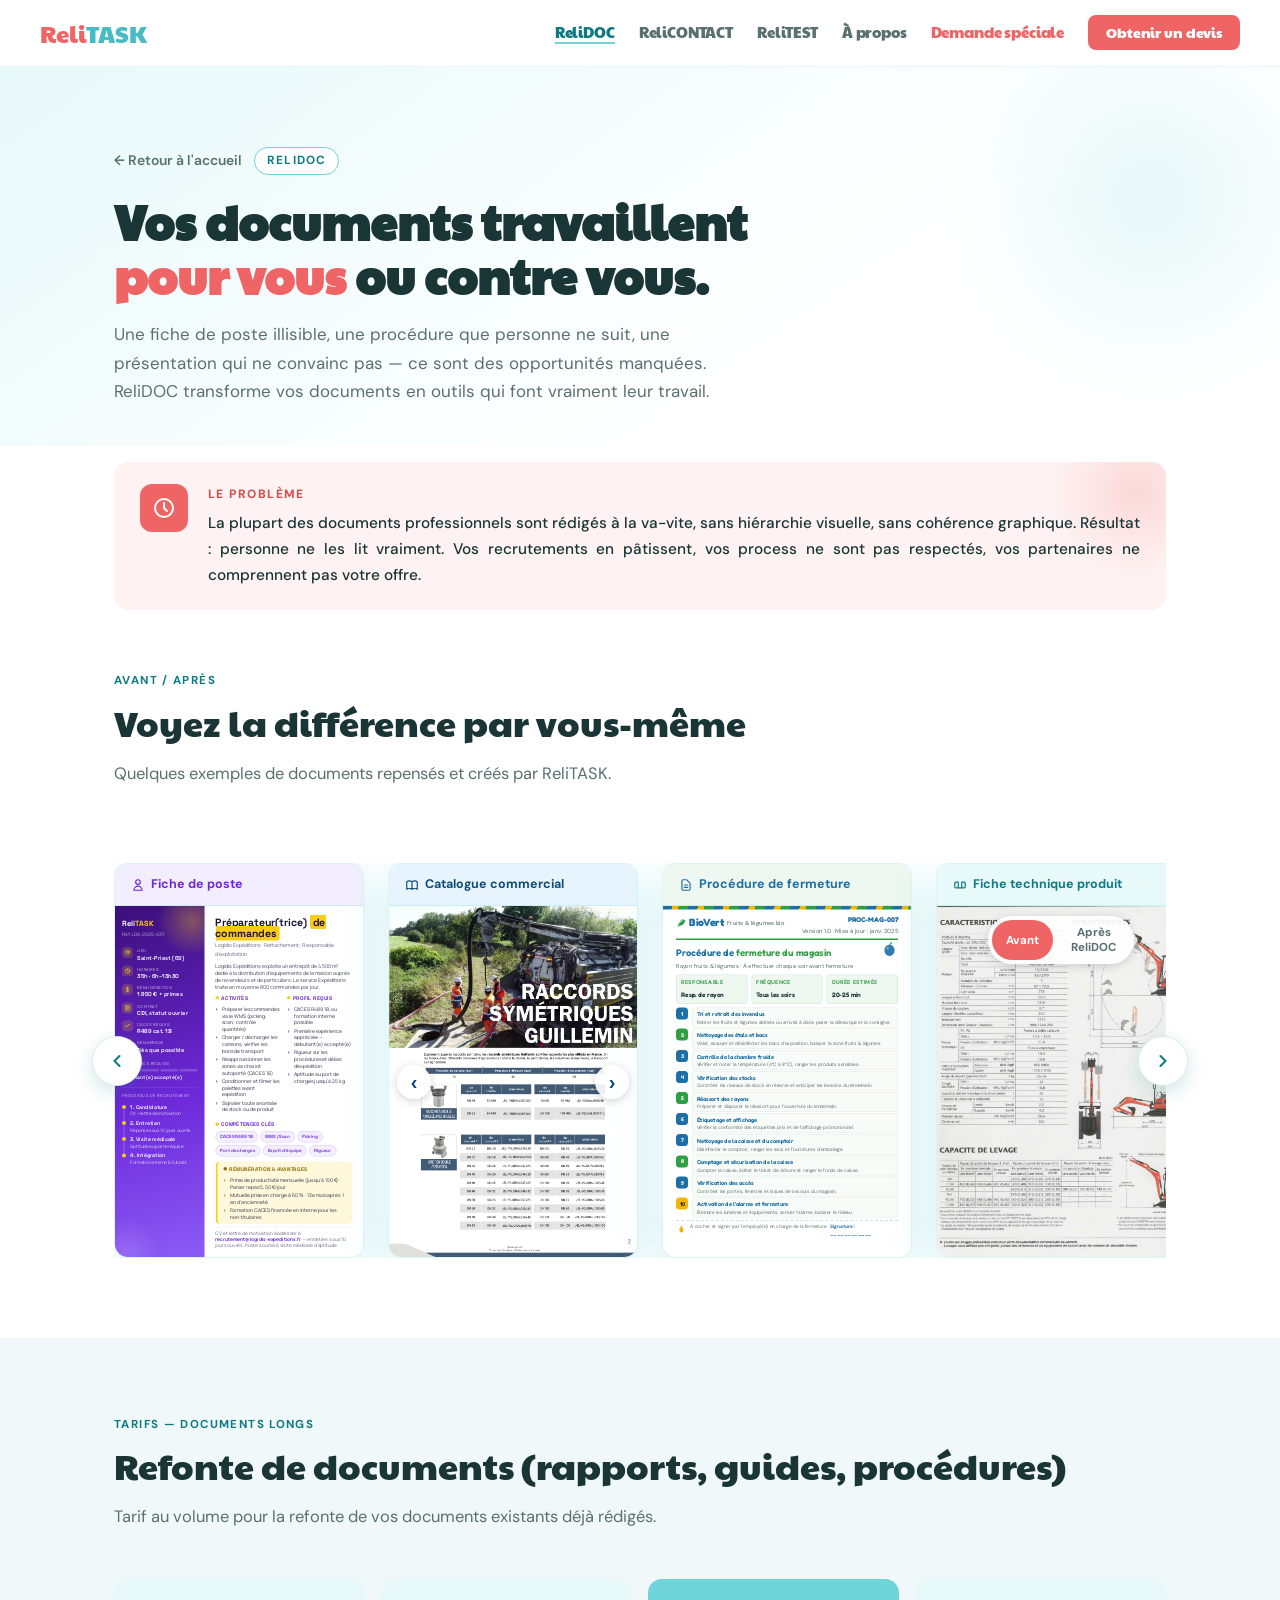
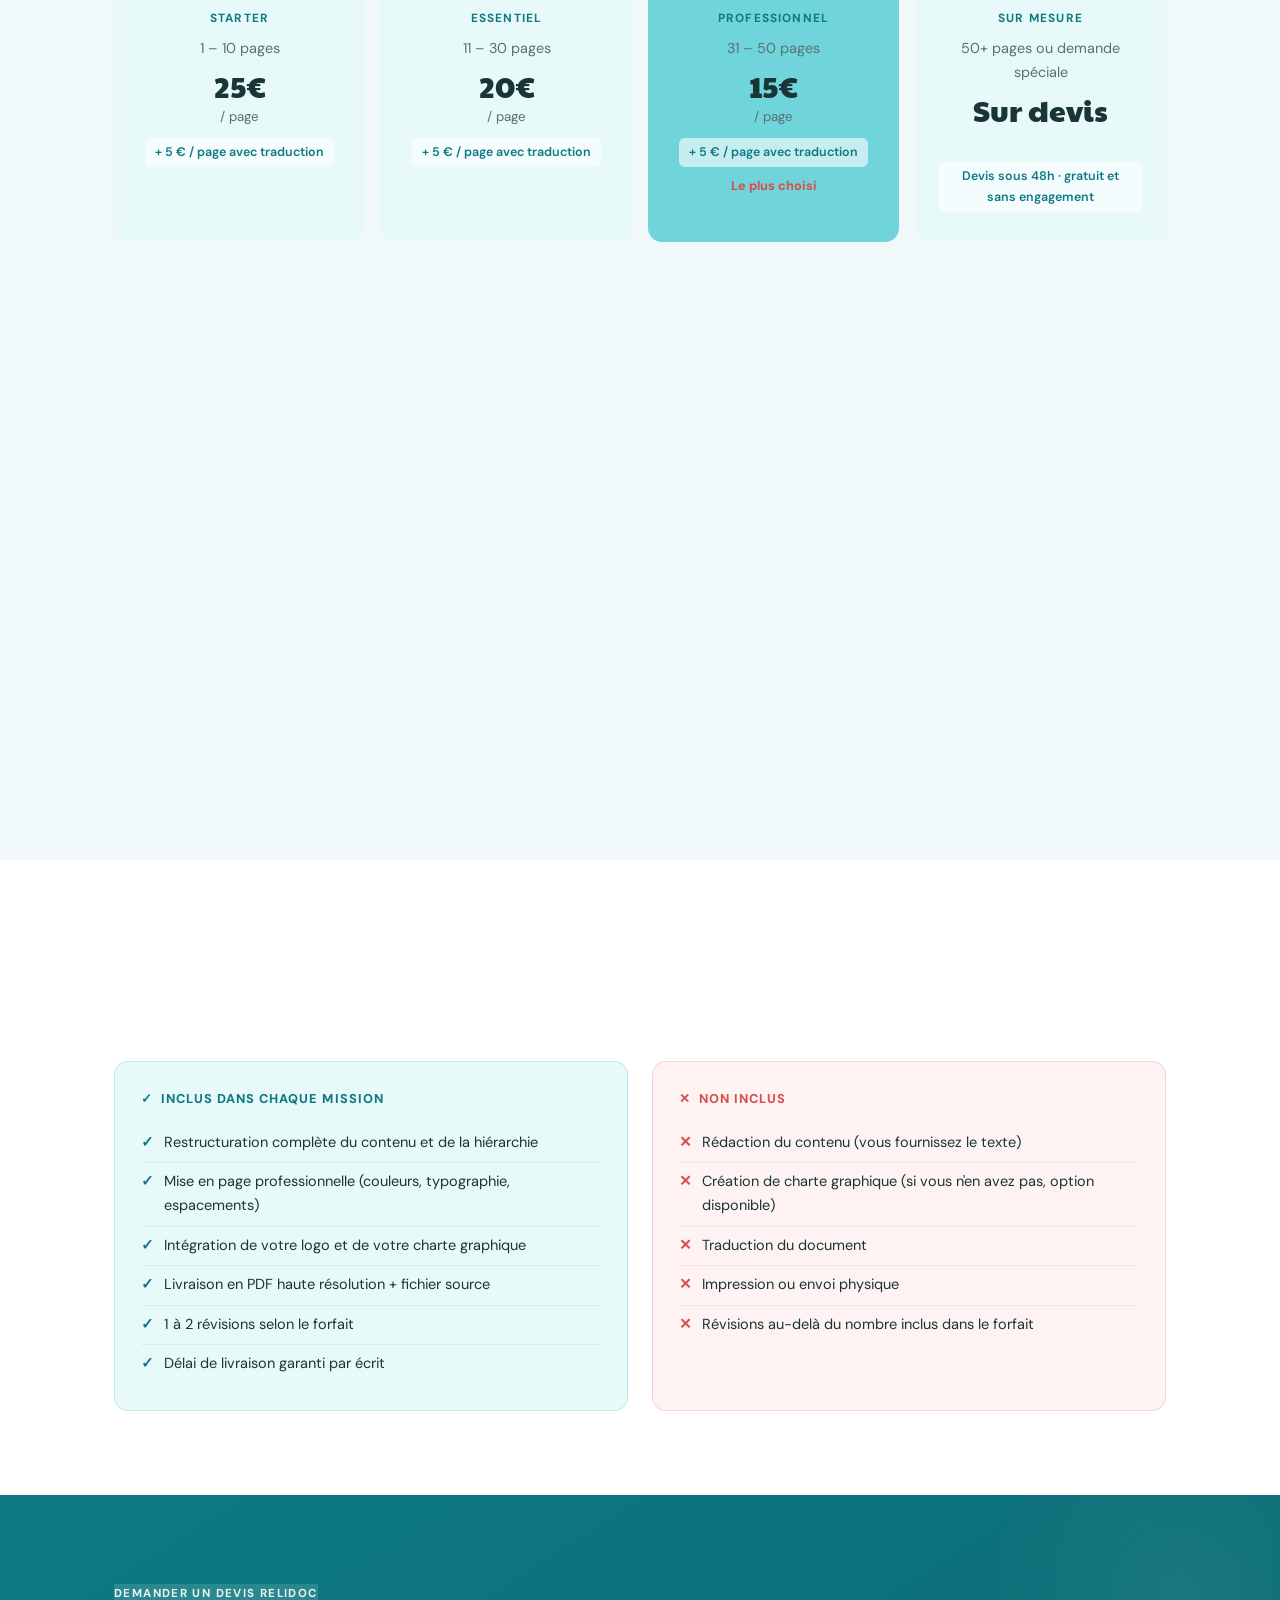
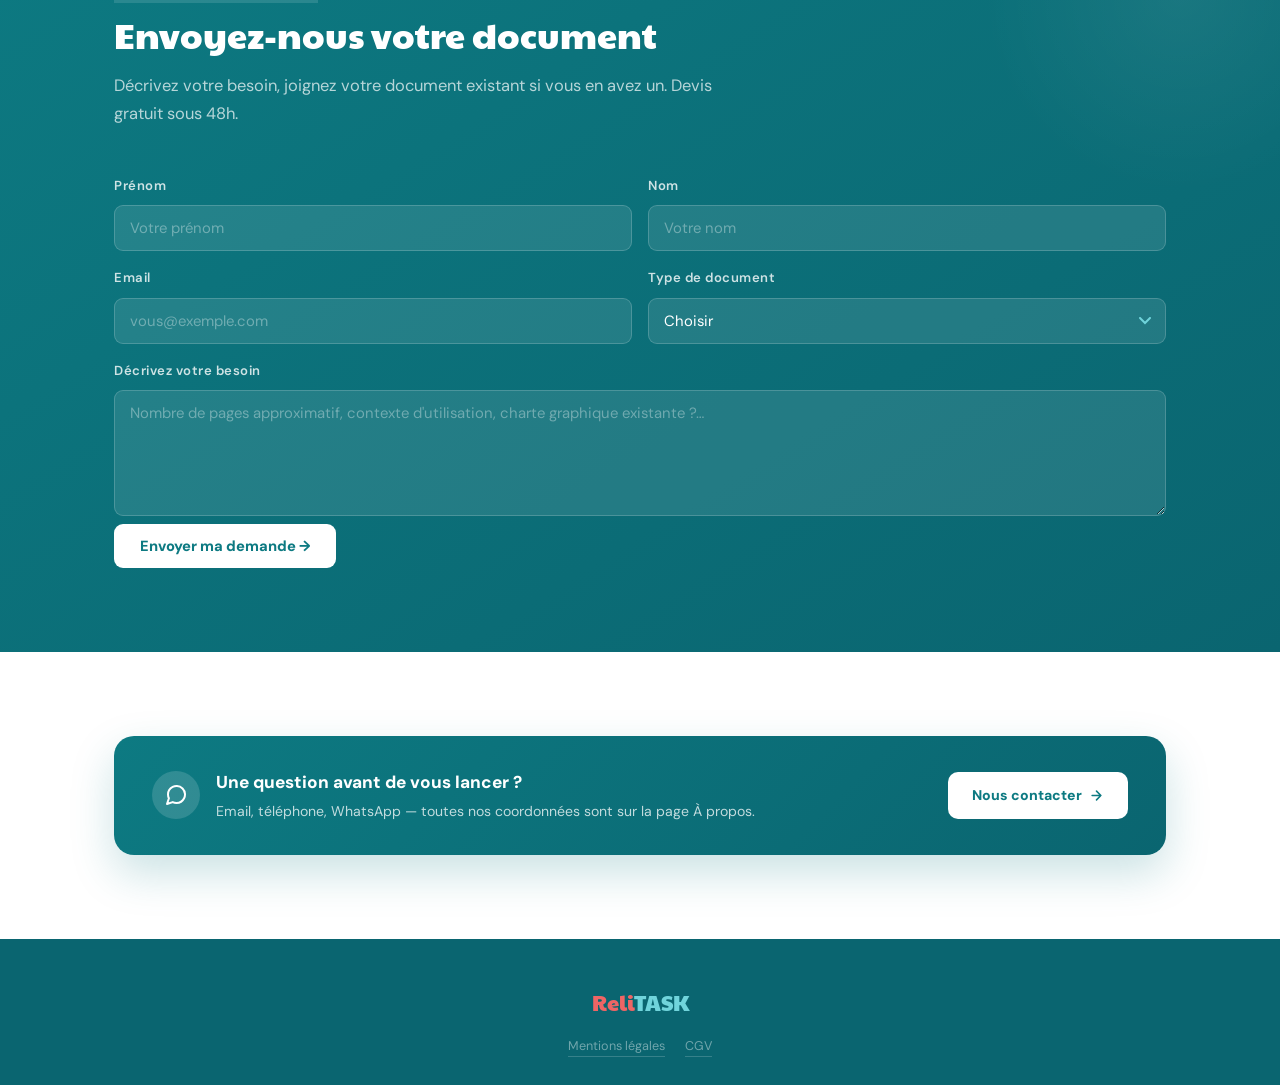
<file: relidoc.html>
<!DOCTYPE html>
<html lang="fr">
<head>
  <meta charset="UTF-8" />
  <meta name="viewport" content="width=device-width, initial-scale=1.0" />
  <title>ReliDOC — Refonte de documents | ReliTASK</title>
  <link rel="stylesheet" href="style.css" />
  <link rel="preconnect" href="https://fonts.googleapis.com" />
  <link href="https://fonts.googleapis.com/css2?family=DM+Sans:ital,opsz,wght@0,9..40,300;0,9..40,400;0,9..40,500;0,9..40,600;0,9..40,700;0,9..40,800;1,9..40,400&family=Paytone+One&family=Oswald:wght@400;500;600;700&family=IBM+Plex+Mono:wght@400;500;600&family=Raleway:wght@300;400;500;600;700;800&family=Fredoka:wght@500;600;700&family=Teko:wght@500;600;700&family=Barlow+Condensed:wght@400;500;600;700&family=Big+Shoulders+Stencil:wght@600;700;800&family=Barlow:wght@400;500;600;700&family=Space+Grotesk:wght@500;600;700&family=Manrope:wght@400;500;600;700&display=swap" rel="stylesheet" />
  <style>
    #contact { scroll-margin-top: 90px; }
    body { overflow-x: hidden; }
    .contact-cta-bar { background: linear-gradient(135deg, var(--cyan-deep), var(--cyan-richer)); border-radius: 20px; padding: 32px 38px; display: flex; align-items: center; justify-content: space-between; gap: 22px; color: var(--white); box-shadow: 0 18px 44px rgba(13,122,130,0.22); }
    .contact-cta-bar__left { display: flex; align-items: center; gap: 16px; }
    .contact-cta-bar__icon { width: 48px; height: 48px; border-radius: 50%; background: rgba(255,255,255,0.15); display: flex; align-items: center; justify-content: center; flex-shrink: 0; }
    .contact-cta-bar__icon svg { width: 24px; height: 24px; color: var(--white); }
    .contact-cta-bar__text strong { display: block; font-size: 1.08rem; font-weight: 800; margin-bottom: 3px; }
    .contact-cta-bar__text p { margin: 0; font-size: 0.88rem; color: rgba(255,255,255,0.75); }
    .contact-cta-bar__btn { background: var(--white); color: var(--cyan-deep); padding: 12px 24px; border-radius: 10px; font-weight: 800; font-size: 0.88rem; white-space: nowrap; display: inline-flex; align-items: center; gap: 7px; transition: transform 0.2s ease, box-shadow 0.2s ease; text-decoration: none; flex-shrink: 0; }
    .contact-cta-bar__btn:hover { transform: translateY(-2px); box-shadow: 0 10px 22px rgba(0,0,0,0.18); }
    .contact-cta-bar__btn svg { width: 15px; height: 15px; }
    @media (max-width: 700px) { .contact-cta-bar { flex-direction: column; text-align: center; padding: 28px 22px; } .contact-cta-bar__left { flex-direction: column; } }
    .page-hero { padding-bottom: 40px; }
    #probleme-section { padding-top: 16px; padding-bottom: 0; }
    #avant-apres-section { padding-top: 0; padding-bottom: 14px; }
    .comparison-section { padding-top: 14px !important; }
    .pricing-note--info {
      background: var(--cyan-light);
      color: var(--cyan-deep);
      font-weight: 600;
      display: flex;
      align-items: center;
      justify-content: center;
      gap: 8px;
    }
    .pricing-note--info svg { width: 16px; height: 16px; flex-shrink: 0; }

    .problem-box {
      border-left: none;
      display: flex;
      align-items: flex-start;
      gap: 20px;
      position: relative;
      overflow: hidden;
      margin-top: 0;
      margin-bottom: 56px;
      transition: transform 0.24s ease, box-shadow 0.24s ease;
    }
    .problem-box:hover {
      transform: translateY(-3px);
      box-shadow: 0 10px 28px rgba(239,101,101,0.16);
    }
    .problem-box::before {
      content: '';
      position: absolute;
      top: -55px; right: -55px;
      width: 170px; height: 170px;
      background: radial-gradient(circle, rgba(239,101,101,0.18) 0%, transparent 70%);
      border-radius: 50%;
      pointer-events: none;
    }
    .problem-box__icon {
      width: 48px; height: 48px;
      border-radius: 12px;
      background: var(--coral);
      display: flex; align-items: center; justify-content: center;
      flex-shrink: 0;
      position: relative;
    }
    .problem-box__icon svg { width: 24px; height: 24px; color: var(--white); }
    .problem-box__content { position: relative; }
    .problem-box__content p { text-align: justify; }
    @media (max-width: 540px) {
      .problem-box { gap: 14px; }
    }

    /* ===== DOC PREVIEW CARDS ===== */
    .doc-preview-carousel { position: relative; }
    .doc-preview-grid {
      display: flex;
      gap: 24px;
      align-items: stretch;
      overflow-x: auto;
      scroll-snap-type: x mandatory;
      scroll-behavior: smooth;
      scrollbar-width: none;
      -ms-overflow-style: none;
      --jp-primary: #6d28d9;
      --jp-accent: #facc15;
      --jp-light: #f3eefd;
      --jp-highlight-bg: #fff8da;
      --proc2-primary: #1d6fa5;
      --proc2-accent: #2f9e44;
      --proc2-yellow: #f4b400;
      --proc2-light: #eef7f0;
      --proc2-highlight-bg: #fdf2e9;
      --btp-primary: #c2410c;
      --btp-accent: #1f2937;
      --btp-bg: #f8f6f1;
      --btp-light: #fbece1;
      --btp-highlight-bg: #fdecec;
      --btp-alert: #b91c1c;
      --btp-blue: #51606b;
      --fac-dark: #1e293b;
      --fac-accent: #92400e;
      --fac-light: #fef3c7;
    }
    .doc-preview-grid::-webkit-scrollbar { display: none; }
    .doc-preview-card {
      border-radius: var(--radius);
      overflow: hidden;
      box-shadow: var(--shadow-hover);
      border: 1.5px solid rgba(112,212,219,0.25);
      background: var(--white);
      display: flex;
      flex-direction: column;
      transition: transform 0.24s ease, box-shadow 0.24s ease;
      flex: 1 1 0;
      min-width: 250px;
      scroll-snap-align: start;
    }
    .doc-preview-card:hover {
      transform: translateY(-6px);
      box-shadow: 0 14px 30px rgba(13,122,130,0.18);
    }
    .doc-preview-card__label {
      display: flex; align-items: center; gap: 6px;
      font-size: 0.78rem; font-weight: 700;
      color: var(--cyan-deep);
      background: var(--cyan-light);
      padding: 10px 16px;
      border-bottom: 1.5px solid rgba(112,212,219,0.25);
    }
    .doc-preview-card__label svg { width: 14px; height: 14px; flex-shrink: 0; }
    .doc-preview-card__body { padding: 16px; flex: 1; }
    .doc-preview-card__body--doc {
      padding: 0;
      overflow: hidden;
      aspect-ratio: 210 / 297;
      position: relative;
      background: var(--white);
    }
    .jp-doc, .proc2-doc, .btp-doc, .fac-doc {
      position: absolute;
      top: 0; left: 0;
      width: 200%;
      padding: 28px 26px;
      box-sizing: border-box;
      transform: scale(0.5);
      transform-origin: top left;
    }
    .doc-preview-card--jp .doc-preview-card__label { color: var(--jp-primary); background: var(--jp-light); }
    .doc-preview-card--proc2 .doc-preview-card__label { color: var(--proc2-primary); background: var(--proc2-light); }
    .doc-preview-card--btp .doc-preview-card__label { color: var(--btp-primary); background: var(--btp-light); }
    .doc-preview-card--cat .doc-preview-card__label { color: #0f4c75; background: #e8f4fd; }

    /* Fiche de poste */
    .jp-doc { padding: 0 !important; font-family: 'Manrope', sans-serif; color: #1d1530; background: #fff; }
    .jp-layout { display: flex; align-items: stretch; min-height: 100%; }
    .jp-sidebar { width: 36%; flex-shrink: 0; background: linear-gradient(165deg, #3b0f7a, #6d28d9 55%, #8b5cf6); padding: 22px 14px 18px; position: relative; overflow: hidden; }
    .jp-sidebar::before { content: ''; position: absolute; top: -40px; right: -45px; width: 140px; height: 140px; background: radial-gradient(circle, rgba(250,204,21,0.35), transparent 70%); border-radius: 50%; }
    .jp-sidebar::after { content: ''; position: absolute; bottom: -50px; left: -40px; width: 130px; height: 130px; background: radial-gradient(circle, rgba(255,255,255,0.12), transparent 70%); border-radius: 50%; }
    .jp-sidebar-logo { font-family: 'Space Grotesk', sans-serif; font-size: 15px; font-weight: 700; color: white; margin-bottom: 3px; position: relative; z-index: 1; }
    .jp-sidebar-logo span { color: var(--jp-accent); }
    .jp-sidebar-ref { font-family: 'Space Grotesk', sans-serif; font-size: 9.5px; color: rgba(255,255,255,0.6); margin-bottom: 16px; position: relative; z-index: 1; }
    .jp-fact { display: flex; align-items: flex-start; gap: 8px; margin-bottom: 9px; position: relative; z-index: 1; }
    .jp-fact-icon { width: 22px; height: 22px; border-radius: 7px; background: rgba(250,204,21,0.18); display: flex; align-items: center; justify-content: center; flex-shrink: 0; }
    .jp-fact-icon svg { width: 12px; height: 12px; color: var(--jp-accent); }
    .jp-fact span { display: block; font-size: 8px; text-transform: uppercase; letter-spacing: 0.07em; color: rgba(255,255,255,0.55); font-weight: 600; }
    .jp-fact strong { display: block; font-family: 'Space Grotesk', sans-serif; font-size: 11.5px; font-weight: 600; color: white; line-height: 1.25; }
    .jp-gauge { margin-top: 14px; position: relative; z-index: 1; }
    .jp-gauge-label { display: block; font-size: 8px; text-transform: uppercase; letter-spacing: 0.07em; color: rgba(255,255,255,0.55); margin-bottom: 5px; font-weight: 600; }
    .jp-gauge-bar { display: flex; gap: 3px; margin-bottom: 4px; }
    .jp-gauge-seg { flex: 1; height: 5px; border-radius: 3px; background: rgba(255,255,255,0.18); }
    .jp-gauge-seg.active { background: var(--jp-accent); }
    .jp-gauge-text { font-family: 'Space Grotesk', sans-serif; font-size: 10px; color: white; font-weight: 600; }
    .jp-sidebar-divider { height: 1px; background: rgba(255,255,255,0.16); margin: 10px 0 9px; position: relative; z-index: 1; }
    .jp-timeline-label { display: block; font-size: 8px; text-transform: uppercase; letter-spacing: 0.07em; color: rgba(255,255,255,0.55); margin-bottom: 9px; font-weight: 600; position: relative; z-index: 1; }
    .jp-tl-step { display: flex; align-items: flex-start; gap: 8px; margin-bottom: 6px; position: relative; z-index: 1; }
    .jp-tl-dot { width: 8px; height: 8px; border-radius: 50%; background: var(--jp-accent); flex-shrink: 0; margin-top: 3px; position: relative; }
    .jp-tl-step:not(:last-child) .jp-tl-dot::after { content: ''; position: absolute; top: 9px; left: 3px; width: 1.5px; height: 24px; background: rgba(255,255,255,0.25); }
    .jp-tl-text { font-family: 'Manrope', sans-serif; font-size: 9px; color: rgba(255,255,255,0.8); line-height: 1.3; }
    .jp-tl-text strong { display: block; font-family: 'Space Grotesk', sans-serif; font-size: 10.5px; color: white; font-weight: 600; margin-bottom: 1px; }
    .jp-main { flex: 1; padding: 20px 22px 18px; background: #fff; min-width: 0; }
    .jp-title { font-family: 'Space Grotesk', sans-serif; font-size: 21px; font-weight: 700; color: #1d1530; line-height: 1.1; margin-bottom: 4px; }
    .jp-title-mark { background: var(--jp-accent); padding: 1px 6px; border-radius: 4px; }
    .jp-subtitle { font-family: 'Manrope', sans-serif; font-size: 10.5px; color: #6b6580; margin-bottom: 7px; }
    .jp-intro { font-size: 10.5px; color: #4b465c; line-height: 1.35; margin-bottom: 6px; }
    .jp-cols2 { display: grid; grid-template-columns: 1fr 1fr; gap: 0 14px; margin-bottom: 6px; }
    .jp-block { margin-bottom: 6px; }
    .jp-block__title { font-family: 'Space Grotesk', sans-serif; font-size: 10.5px; font-weight: 700; text-transform: uppercase; letter-spacing: 0.03em; color: var(--jp-primary); margin-bottom: 5px; display: flex; align-items: center; gap: 5px; }
    .jp-block__title::before { content: ''; width: 7px; height: 7px; border-radius: 50%; background: var(--jp-accent); flex-shrink: 0; }
    .jp-block ul { list-style: none; }
    .jp-block li { font-size: 10px; padding: 1.5px 0 1.5px 13px; position: relative; color: #332d47; line-height: 1.35; }
    .jp-block li::before { content: '›'; position: absolute; left: 0; color: var(--jp-primary); font-weight: 800; }
    .jp-tags { display: flex; flex-wrap: wrap; gap: 5px; margin: 0 0 10px; }
    .jp-tag { font-family: 'Space Grotesk', sans-serif; font-size: 9px; font-weight: 600; padding: 3px 9px; border-radius: 20px; background: var(--jp-light); color: var(--jp-primary); border: 1px solid rgba(109,40,217,0.18); }
    .jp-block--highlight { background: var(--jp-highlight-bg); border-radius: 10px; padding: 6px 12px; margin-bottom: 6px; border-left: 4px solid var(--jp-accent); }
    .jp-block--highlight .jp-block__title { color: #8a6d0a; }
    .jp-block--highlight .jp-block__title::before { background: #8a6d0a; }
    .jp-block--highlight li::before { color: #8a6d0a; }
    .jp-footer { font-size: 9.5px; color: #6b6580; line-height: 1.35; padding-top: 5px; border-top: 1.5px dashed rgba(109,40,217,0.2); }
    .jp-footer strong { color: var(--jp-primary); }

    /* Procédure de fermeture — BioVert */
    .proc2-doc { font-family: 'DM Sans', sans-serif; }
    .proc2-stripe { height: 7px; margin: -28px -26px 8px -26px; background: repeating-linear-gradient(110deg, var(--proc2-primary) 0 18px, var(--proc2-yellow) 18px 30px, var(--proc2-accent) 30px 48px); }
    .proc2-header { display: flex; justify-content: space-between; align-items: flex-start; border-bottom: 3px solid var(--proc2-accent); padding-bottom: 6px; margin-bottom: 8px; }
    .proc2-logo { font-family: 'Fredoka', sans-serif; font-size: 21px; font-weight: 700; color: var(--proc2-primary); display: flex; align-items: center; gap: 6px; }
    .proc2-logo svg { width: 20px; height: 20px; flex-shrink: 0; color: var(--proc2-accent); }
    .proc2-logo small { display: block; font-size: 11.5px; color: var(--gray); font-weight: 500; font-family: 'DM Sans', sans-serif; margin-top: 2px; }
    .proc2-docinfo { text-align: right; font-size: 12px; color: var(--gray); }
    .proc2-docinfo strong { color: var(--proc2-primary); font-size: 14px; display: block; font-family: 'Fredoka', sans-serif; }
    .proc2-title { font-family: 'Fredoka', sans-serif; font-size: 19px; font-weight: 600; color: var(--proc2-primary); margin-bottom: 3px; position: relative; }
    .proc2-title span { color: var(--proc2-accent); }
    .proc2-title-fruit { position: absolute; top: -6px; right: 0; width: 34px; height: 34px; opacity: 0.9; }
    .proc2-subtitle { font-size: 11.5px; color: var(--gray); margin-bottom: 7px; }
    .proc2-steps { display: flex; flex-direction: column; gap: 2px; }
    .proc2-step { display: grid; grid-template-columns: 24px 1fr; gap: 8px; align-items: flex-start; }
    .proc2-num { width: 24px; height: 24px; border-radius: 7px; background: var(--proc2-primary); color: white; display: flex; align-items: center; justify-content: center; font-family: 'Fredoka', sans-serif; font-weight: 600; font-size: 11px; flex-shrink: 0; }
    .proc2-num.coral { background: var(--proc2-yellow); color: var(--text-dark); }
    .proc2-step:nth-child(3n+2) .proc2-num:not(.coral) { background: var(--proc2-accent); }
    .proc2-step-content { border: 1.5px solid rgba(0,0,0,0.08); border-radius: 6px; padding: 3px 8px; background: rgba(238,247,240,0.4); }
    .proc2-step-content h4 { font-family: 'Fredoka', sans-serif; font-size: 11.5px; font-weight: 600; color: var(--proc2-primary); margin-bottom: 1px; }
    .proc2-step-content p { font-size: 9.5px; color: var(--gray); line-height: 1.25; }
    .proc2-meta { display: grid; grid-template-columns: 1fr 1fr 1fr; gap: 8px; margin-bottom: 7px; }
    .proc2-meta-card { background: var(--proc2-light); border-radius: 8px; padding: 5px 9px; border: 1px solid rgba(47,158,68,0.18); }
    .proc2-meta-card span { font-size: 11px; text-transform: uppercase; color: var(--proc2-accent); display: block; margin-bottom: 2px; letter-spacing: 0.06em; font-weight: 700; }
    .proc2-meta-card strong { font-size: 13px; color: var(--text-dark); font-family: 'Fredoka', sans-serif; font-weight: 600; }
    .proc2-footer { margin-top: 5px; padding-top: 5px; border-top: 2px dashed rgba(47,158,68,0.25); font-size: 9.5px; color: var(--gray); line-height: 1.35; display: flex; align-items: center; gap: 6px; }
    .proc2-footer strong { color: var(--proc2-primary); }
    .proc2-footer svg { width: 22px; height: 22px; flex-shrink: 0; color: var(--proc2-yellow); }

    /* Avant / Après (images) */
    .doc-preview-card__body--ba { padding: 0; }
    .ba-toggle {
      position: absolute; top: 10px; left: 50%; transform: translateX(-50%); z-index: 5;
      display: flex; gap: 4px;
      background: rgba(255,255,255,0.92);
      border-radius: 999px;
      padding: 4px;
      box-shadow: 0 2px 10px rgba(0,0,0,0.15);
    }
    .ba-btn {
      border: none; background: transparent; cursor: pointer;
      font-family: 'DM Sans', sans-serif; font-size: 0.72rem; font-weight: 700;
      padding: 5px 14px; border-radius: 999px; color: var(--gray);
      transition: background 0.2s ease, color 0.2s ease;
    }
    .ba-btn.active { background: var(--coral); color: var(--white); }
    .ba-images { position: absolute; inset: 0; }
    .ba-img {
      position: absolute; inset: 0;
      width: 100%; height: 100%;
      object-fit: cover; object-position: top;
      opacity: 0;
      transition: opacity 0.35s ease;
    }
    .ba-img.active { opacity: 1; }

    /* Procédure d'ouverture BTP — fiche officielle chantier, fond clair */
    .btp-doc { font-family: 'Barlow', sans-serif; color: var(--btp-accent); background: var(--btp-bg); }
    .doc-preview-card--btp .doc-preview-card__body--doc { background: var(--btp-bg); }
    .btp-topbar { height: 5px; margin: -28px -26px 13px -26px; background: var(--btp-primary); }
    .btp-letterhead { display: flex; justify-content: space-between; align-items: flex-start; gap: 10px; margin-bottom: 6px; }
    .btp-letterhead-left { display: flex; align-items: center; gap: 9px; }
    .btp-logo-badge { width: 28px; height: 28px; border-radius: 50%; background: var(--btp-accent); display: flex; align-items: center; justify-content: center; flex-shrink: 0; }
    .btp-logo-badge svg { width: 15px; height: 15px; color: var(--btp-primary); }
    .btp-company { font-family: 'Big Shoulders Stencil', sans-serif; font-size: 19px; font-weight: 700; letter-spacing: 0.03em; color: var(--btp-accent); text-transform: uppercase; line-height: 1; }
    .btp-company small { display: block; font-family: 'Barlow', sans-serif; font-size: 8px; color: #6b7280; text-transform: none; font-weight: 400; margin-top: 2px; letter-spacing: 0; }
    .btp-refline { text-align: right; font-family: 'IBM Plex Mono', monospace; font-size: 7.5px; color: #6b7280; line-height: 1.5; }
    .btp-refline strong { display: block; color: var(--btp-primary); font-size: 9px; }
    .btp-title { font-family: 'Big Shoulders Stencil', sans-serif; font-size: 25px; font-weight: 800; text-transform: uppercase; letter-spacing: 0.01em; color: var(--btp-accent); margin-bottom: 3px; line-height: 1; padding-bottom: 6px; border-bottom: 2px solid var(--btp-primary); }
    .btp-title span { color: var(--btp-primary); }
    .btp-subtitle { font-family: 'Barlow', sans-serif; font-size: 10px; color: #6b7280; margin: 3px 0 6px; line-height: 1.3; }
    .btp-fields { display: grid; grid-template-columns: 1fr 1fr 1fr; border: 1px solid #e2ddd3; margin-bottom: 7px; background: #fff; border-radius: 5px; overflow: hidden; }
    .btp-field { border-right: 1px solid #e2ddd3; padding: 5px 8px; }
    .btp-field:last-child { border-right: none; }
    .btp-field span { display: block; font-family: 'Barlow', sans-serif; font-size: 7px; text-transform: uppercase; letter-spacing: 0.06em; color: #9a8f80; margin-bottom: 2px; font-weight: 600; }
    .btp-field strong { font-family: 'Big Shoulders Stencil', sans-serif; font-size: 14px; font-weight: 700; color: var(--btp-accent); }
    .btp-cols { display: grid; grid-template-columns: 1fr 1fr; gap: 0 12px; }
    .btp-section { margin-bottom: 6px; }
    .btp-section:last-child { margin-bottom: 0; }
    .btp-section__title { font-family: 'Barlow', sans-serif; font-size: 10px; font-weight: 700; text-transform: uppercase; letter-spacing: 0.04em; color: var(--btp-accent); padding-bottom: 3px; margin-bottom: 4px; border-bottom: 1.5px solid var(--btp-primary); display: flex; align-items: center; gap: 6px; }
    .btp-section__title-icon { width: 16px; height: 16px; border-radius: 50%; background: var(--btp-primary); display: flex; align-items: center; justify-content: center; flex-shrink: 0; }
    .btp-section__title-icon svg { width: 9px; height: 9px; color: white; }
    .btp-section--blue .btp-section__title { border-bottom-color: var(--btp-blue); }
    .btp-section--blue .btp-section__title-icon { background: var(--btp-blue); }
    .btp-section--blue .btp-item::before { border-color: var(--btp-blue); }
    .btp-section--alert .btp-section__title { border-bottom-color: var(--btp-alert); }
    .btp-section--alert .btp-section__title-icon { background: var(--btp-alert); }
    .btp-checklist { display: flex; flex-direction: column; gap: 2px; }
    .btp-item { display: flex; align-items: center; gap: 7px; padding: 1.5px 0; font-size: 10px; color: var(--btp-accent); line-height: 1.25; }
    .btp-item::before { content: ''; flex-shrink: 0; width: 10px; height: 10px; border: 1.5px solid var(--btp-primary); border-radius: 2px; background: #fff; }
    .btp-section--alert .btp-item::before { border-color: var(--btp-alert); }
    .btp-obs { margin-top: 6px; }
    .btp-obs-lines { border: 1px solid #e2ddd3; border-radius: 4px; background: #fff; }
    .btp-obs-line { border-bottom: 1px solid #ece7dd; height: 17px; }
    .btp-obs-line:last-child { border-bottom: none; }
    .btp-signoff { display: flex; justify-content: space-between; align-items: flex-end; margin-top: 6px; padding-top: 5px; border-top: 1.5px solid #e2ddd3; gap: 10px; }
    .btp-signbox { flex: 1; }
    .btp-signbox span { display: block; font-family: 'Barlow', sans-serif; font-size: 7px; text-transform: uppercase; letter-spacing: 0.07em; color: #9a8f80; margin-bottom: 11px; font-weight: 600; }
    .btp-signbox .btp-line { border-bottom: 1px solid #b3a890; }
    .btp-stamp { width: 50px; height: 50px; flex-shrink: 0; border-radius: 50%; border: 2.5px solid var(--btp-primary); display: flex; align-items: center; justify-content: center; text-align: center; font-family: 'Big Shoulders Stencil', sans-serif; font-size: 8px; font-weight: 700; text-transform: uppercase; color: var(--btp-primary); transform: rotate(-10deg); line-height: 1.2; }
    .btp-legalnote { margin-top: 8px; font-family: 'Barlow', sans-serif; font-size: 8px; font-style: italic; color: #9a8f80; text-align: center; line-height: 1.4; }

    /* Facture scierie */
    .doc-preview-card--fac .doc-preview-card__label { color: var(--fac-dark); background: #f1f5f9; }
    .fac-doc { font-family: 'DM Sans', sans-serif; color: var(--fac-dark); }
    .fac-header { background: var(--fac-dark); margin: -28px -26px 11px -26px; padding: 11px 16px; display: flex; justify-content: space-between; align-items: flex-start; }
    .fac-company-block { display: flex; align-items: center; gap: 9px; }
    .fac-logo-badge { width: 28px; height: 28px; border-radius: 50%; background: var(--fac-accent); display: flex; align-items: center; justify-content: center; flex-shrink: 0; }
    .fac-logo-badge svg { width: 16px; height: 16px; color: white; }
    .fac-company-name { font-family: 'Oswald', sans-serif; font-size: 16px; font-weight: 700; color: white; letter-spacing: 0.05em; text-transform: uppercase; }
    .fac-company-sub { font-size: 8px; color: rgba(255,255,255,0.6); margin-top: 3px; line-height: 1.45; }
    .fac-invoice-label { font-family: 'Raleway', sans-serif; font-size: 20px; font-weight: 800; color: #fbbf24; text-align: right; letter-spacing: 0.1em; text-transform: uppercase; }
    .fac-invoice-meta { font-family: 'IBM Plex Mono', monospace; font-size: 7.5px; color: rgba(255,255,255,0.65); text-align: right; margin-top: 3px; line-height: 1.6; }
    .fac-parties { display: grid; grid-template-columns: 1fr 1fr; gap: 10px; margin-bottom: 9px; padding: 8px; background: #f8fafc; border: 1px solid #e2e8f0; border-radius: 4px; }
    .fac-party-label { font-size: 7px; font-weight: 700; text-transform: uppercase; letter-spacing: 0.1em; color: var(--fac-accent); margin-bottom: 3px; }
    .fac-party-name { font-size: 10.5px; font-weight: 700; margin-bottom: 2px; }
    .fac-party-info { font-size: 8px; color: #64748b; line-height: 1.45; }
    .fac-table { width: 100%; border-collapse: collapse; margin-bottom: 8px; }
    .fac-table th { background: var(--fac-dark); color: white; font-size: 7.5px; font-weight: 600; text-transform: uppercase; letter-spacing: 0.05em; padding: 4px 6px; text-align: left; }
    .fac-table th.fac-r { text-align: right; }
    .fac-table td { font-size: 9px; padding: 3.5px 6px; border-bottom: 1px solid #f1f5f9; vertical-align: top; }
    .fac-table td.fac-r { text-align: right; font-family: 'IBM Plex Mono', monospace; font-size: 8.5px; }
    .fac-table tr:nth-child(even) td { background: #f8fafc; }
    .fac-ref { display: block; font-family: 'IBM Plex Mono', monospace; font-size: 7px; color: #94a3b8; margin-top: 1px; }
    .fac-totals { margin-left: auto; width: 52%; }
    .fac-total-row { display: flex; justify-content: space-between; padding: 2.5px 8px; font-size: 9px; }
    .fac-total-row.fac-sep { border-top: 1px solid #e2e8f0; margin-top: 2px; padding-top: 4px; }
    .fac-total-row.fac-ttc { background: var(--fac-dark); color: white; font-weight: 700; font-size: 10px; border-radius: 3px; padding: 5px 8px; margin-top: 3px; }
    .fac-total-row.fac-solde { background: var(--fac-accent); color: white; font-weight: 700; font-size: 10px; border-radius: 3px; padding: 5px 8px; margin-top: 2px; }
    .fac-footer { margin-top: 9px; padding-top: 6px; border-top: 1px solid #e2e8f0; display: flex; justify-content: space-between; align-items: flex-end; gap: 10px; }
    .fac-payment strong { display: block; font-size: 8.5px; font-weight: 700; color: var(--fac-dark); margin-bottom: 2px; }
    .fac-payment p { font-size: 7.5px; color: #64748b; line-height: 1.5; margin: 0; }
    .fac-iban { font-family: 'IBM Plex Mono', monospace; font-size: 7px; color: var(--fac-dark); font-weight: 600; }
    .fac-legal { font-size: 6.5px; color: #94a3b8; line-height: 1.4; text-align: right; }

    /* Catalogue commercial / technique — visionneuse images */
    .doc-preview-card__body--cat { padding: 0; }
    .cat-viewer { position: absolute; inset: 0; }
    .cat-img {
      position: absolute; inset: 0;
      width: 100%; height: 100%;
      object-fit: cover; object-position: top;
      opacity: 0; transition: opacity 0.38s ease;
    }
    .cat-img.active { opacity: 1; }
    .cat-nav {
      position: absolute; top: 50%; transform: translateY(-50%); z-index: 5;
      width: 34px; height: 34px; border-radius: 50%; border: none;
      background: rgba(255,255,255,0.9); box-shadow: 0 2px 10px rgba(0,0,0,0.18);
      cursor: pointer; display: flex; align-items: center; justify-content: center;
      font-size: 20px; font-weight: 900; line-height: 1; color: #0f4c75;
      transition: background 0.2s ease;
    }
    .cat-nav:hover { background: var(--white); }
    .cat-nav--prev { left: 8px; }
    .cat-nav--next { right: 8px; }
    .cat-dots {
      position: absolute; bottom: 10px; left: 50%; transform: translateX(-50%); z-index: 5;
      display: flex; gap: 6px; align-items: center;
    }
    .cat-dot {
      width: 7px; height: 7px; border-radius: 50%; border: none; padding: 0; cursor: pointer;
      background: rgba(255,255,255,0.5); transition: background 0.2s ease, transform 0.2s ease;
    }
    .cat-dot.active { background: var(--white); transform: scale(1.3); }

    /* Carrousel des aperçus */
    .dp-arrow {
      position: absolute; top: 50%; transform: translateY(-50%);
      width: 50px; height: 50px; border-radius: 50%;
      border: 1.5px solid rgba(13,122,130,0.14);
      background: var(--white); box-shadow: 0 6px 20px rgba(13,122,130,0.18);
      display: flex; align-items: center; justify-content: center;
      color: var(--cyan-deep); cursor: pointer;
      z-index: 6; transition: background 0.25s ease, box-shadow 0.25s ease, transform 0.25s ease, border-color 0.25s ease;
    }
    .dp-arrow svg { width: 20px; height: 20px; transition: transform 0.25s ease; }
    .dp-arrow:hover {
      background: linear-gradient(135deg, var(--cyan-deep), var(--cyan-richer));
      color: var(--white);
      border-color: transparent;
      box-shadow: 0 10px 28px rgba(13,122,130,0.34);
      transform: translateY(-50%) scale(1.08);
    }
    .dp-arrow--prev:hover svg { transform: translateX(-2px); }
    .dp-arrow--next:hover svg { transform: translateX(2px); }
    .dp-arrow:active { transform: translateY(-50%) scale(0.94); }
    .dp-arrow--prev { left: -22px; }
    .dp-arrow--next { right: -22px; }
    .dp-arrow:disabled { opacity: 0; pointer-events: none; }
    .doc-preview-carousel:not(.has-overflow) .dp-arrow { display: none; }

    @media (max-width: 980px) {
      .doc-preview-card { min-width: 290px; max-width: 290px; }
      .dp-arrow { width: 44px; height: 44px; }
      .dp-arrow svg { width: 18px; height: 18px; }
      .dp-arrow--prev { left: 4px; }
      .dp-arrow--next { right: 4px; }
    }

    /* ===== HAMBURGER MENU ===== */
    .nav-burger {
      display: none;
      background: none;
      border: none;
      padding: 8px;
      cursor: pointer;
      flex-direction: column;
      gap: 5px;
      border-radius: 8px;
      transition: background 0.18s ease;
    }
    .nav-burger:hover { background: rgba(112,212,219,0.1); }
    .nav-burger span {
      display: block;
      width: 22px;
      height: 2px;
      background: var(--text-dark);
      border-radius: 2px;
      transition: transform 0.25s ease, opacity 0.2s ease;
    }
    .navbar.nav-open .nav-burger span:nth-child(1) { transform: translateY(7px) rotate(45deg); }
    .navbar.nav-open .nav-burger span:nth-child(2) { opacity: 0; transform: scaleX(0); }
    .navbar.nav-open .nav-burger span:nth-child(3) { transform: translateY(-7px) rotate(-45deg); }

    /* ===== MOBILE OVERRIDES ===== */
    @media (max-width: 768px) {
      .nav-burger { display: flex; }

      /* Surcharge du display:none de style.css */
      .nav-links {
        display: none !important;
        position: absolute;
        top: 66px; left: 0; right: 0;
        background: rgba(255,255,255,0.98);
        backdrop-filter: blur(16px);
        flex-direction: column !important;
        gap: 0 !important;
        padding: 8px 0 18px;
        box-shadow: 0 12px 32px rgba(13,122,130,0.12);
        border-top: 1px solid rgba(112,212,219,0.2);
        z-index: 99;
        list-style: none;
      }
      .navbar.nav-open .nav-links { display: flex !important; }
      .nav-links li { width: 100%; }
      .nav-links a {
        padding: 13px 24px !important;
        display: block;
        font-size: 1rem !important;
        border-bottom: 1px solid rgba(112,212,219,0.1);
      }
      .nav-links li:last-child a { border-bottom: none; }
      .nav-cta {
        margin: 10px 24px 0 !important;
        border-radius: 8px !important;
        text-align: center !important;
        display: block !important;
      }

      /* Hero mobile */
      .page-hero { padding: 44px 0 28px; }
      .page-hero__title { font-size: clamp(1.5rem, 6vw, 2.2rem); }
      .page-hero__desc { font-size: 0.95rem; }

      /* Carousel mobile */
      .dp-arrow--prev { left: 2px; }
      .dp-arrow--next { right: 2px; }
      .doc-preview-grid { gap: 14px; }

      /* Section padding */
      .problem-box { flex-direction: column; gap: 12px; }
    }

    @media (max-width: 480px) {
      .doc-preview-card { min-width: 270px; max-width: 270px; }
      .dp-arrow { width: 38px; height: 38px; }
      .dp-arrow svg { width: 16px; height: 16px; }
      .page-hero { padding: 32px 0 20px; }
    }
  </style>
</head>
<body>

<nav class="navbar">
  <div class="navbar__inner">
    <a href="index.html" class="logo"><span class="reli">Reli</span><span class="task">TASK</span></a>
    <ul class="nav-links">
      <li><a href="relidoc.html" class="active">ReliDOC</a></li>
      <li><a href="relicontact.html">ReliCONTACT</a></li>
      <li><a href="relitest.html">ReliTEST</a></li>
      <li><a href="a-propos.html">À propos</a></li>
      <li><a href="devis-special.html" class="nav-special">Demande spéciale</a></li>
      <li><a href="#contact" class="nav-cta">Obtenir un devis</a></li>
    </ul>
    <button class="nav-burger" aria-label="Menu" aria-expanded="false">
      <span></span><span></span><span></span>
    </button>
  </div>
</nav>

<section class="page-hero">
  <div class="container">
    <div class="page-hero__eyebrow">
      <a href="index.html" class="page-hero__back">← Retour à l'accueil</a>
      <span class="page-hero__tag">ReliDOC</span>
    </div>
    <h1 class="page-hero__title">Vos documents travaillent <span class="accent-coral">pour vous</span> ou contre vous.</h1>
    <p class="page-hero__desc">Une fiche de poste illisible, une procédure que personne ne suit, une présentation qui ne convainc pas — ce sont des opportunités manquées. ReliDOC transforme vos documents en outils qui font vraiment leur travail.</p>
  </div>
</section>

<section class="section" id="probleme-section">
  <div class="container">
    <div class="problem-box reveal">
      <div class="problem-box__icon">
        <svg xmlns="http://www.w3.org/2000/svg" fill="none" viewBox="0 0 24 24" stroke="currentColor" style="stroke-width: 2;"><circle cx="12" cy="12" r="9" stroke-linecap="round" stroke-linejoin="round"/><path stroke-linecap="round" stroke-linejoin="round" d="M12 7v5l3 3"/></svg>
      </div>
      <div class="problem-box__content">
        <div class="problem-box__label">Le problème</div>
        <p>La plupart des documents professionnels sont rédigés à la va-vite, sans hiérarchie visuelle, sans cohérence graphique. Résultat : personne ne les lit vraiment. Vos recrutements en pâtissent, vos process ne sont pas respectés, vos partenaires ne comprennent pas votre offre.</p>
      </div>
    </div>
  </div>
</section>

<section class="section" id="avant-apres-section">
  <div class="container">
    <span class="badge reveal">Avant / Après</span>
    <h2 class="section-title reveal">Voyez la différence par vous-même</h2>
    <p class="section-sub reveal">Quelques exemples de documents repensés et créés par ReliTASK.</p>
  </div>
</section>

<section class="comparison-section">
  <div class="container">
    <div class="doc-preview-carousel">
      <button type="button" class="dp-arrow dp-arrow--prev" aria-label="Aperçu précédent">
        <svg xmlns="http://www.w3.org/2000/svg" viewBox="0 0 24 24" fill="none" stroke="currentColor" stroke-width="2.5" stroke-linecap="round" stroke-linejoin="round"><path d="M15 18l-6-6 6-6"/></svg>
      </button>
      <button type="button" class="dp-arrow dp-arrow--next" aria-label="Aperçu suivant">
        <svg xmlns="http://www.w3.org/2000/svg" viewBox="0 0 24 24" fill="none" stroke="currentColor" stroke-width="2.5" stroke-linecap="round" stroke-linejoin="round"><path d="M9 6l6 6-6 6"/></svg>
      </button>
      <div class="doc-preview-grid">
      <div class="doc-preview-card doc-preview-card--jp reveal">
        <div class="doc-preview-card__label">
          <svg xmlns="http://www.w3.org/2000/svg" fill="none" viewBox="0 0 24 24" stroke="currentColor"><path stroke-linecap="round" stroke-linejoin="round" stroke-width="2" d="M16 7a4 4 0 11-8 0 4 4 0 018 0zM12 14a7 7 0 00-7 7h14a7 7 0 00-7-7z"/></svg>
          Fiche de poste
        </div>
        <div class="doc-preview-card__body doc-preview-card__body--doc">
          <div class="jp-doc">
          <div class="jp-layout">
            <div class="jp-sidebar">
              <div class="jp-sidebar-logo">Reli<span>TASK</span></div>
              <div class="jp-sidebar-ref">Réf. LOG-2025-031</div>
              <div class="jp-fact">
                <div class="jp-fact-icon"><svg xmlns="http://www.w3.org/2000/svg" viewBox="0 0 24 24" fill="none" stroke="currentColor" stroke-width="2.5" stroke-linecap="round" stroke-linejoin="round"><path d="M21 10c0 6-9 13-9 13s-9-7-9-13a9 9 0 1118 0z"/><circle cx="12" cy="10" r="3"/></svg></div>
                <div><span>Lieu</span><strong>Saint-Priest (69)</strong></div>
              </div>
              <div class="jp-fact">
                <div class="jp-fact-icon"><svg xmlns="http://www.w3.org/2000/svg" viewBox="0 0 24 24" fill="none" stroke="currentColor" stroke-width="2.5" stroke-linecap="round" stroke-linejoin="round"><circle cx="12" cy="12" r="9"/><path d="M12 7v5l3 3"/></svg></div>
                <div><span>Horaires</span><strong>35h · 6h–13h30</strong></div>
              </div>
              <div class="jp-fact">
                <div class="jp-fact-icon"><svg xmlns="http://www.w3.org/2000/svg" viewBox="0 0 24 24" fill="none" stroke="currentColor" stroke-width="2.5" stroke-linecap="round" stroke-linejoin="round"><path d="M12 1v22M17 5H9.5a3.5 3.5 0 000 7h5a3.5 3.5 0 010 7H6"/></svg></div>
                <div><span>Rémunération</span><strong>1 850 € + primes</strong></div>
              </div>
              <div class="jp-fact">
                <div class="jp-fact-icon"><svg xmlns="http://www.w3.org/2000/svg" viewBox="0 0 24 24" fill="none" stroke="currentColor" stroke-width="2.5" stroke-linecap="round" stroke-linejoin="round"><rect x="4" y="3" width="16" height="18" rx="2"/><path d="M9 8h6M9 12h6M9 16h3"/></svg></div>
                <div><span>Contrat</span><strong>CDI, statut ouvrier</strong></div>
              </div>
              <div class="jp-fact">
                <div class="jp-fact-icon"><svg xmlns="http://www.w3.org/2000/svg" viewBox="0 0 24 24" fill="none" stroke="currentColor" stroke-width="2.5" stroke-linecap="round" stroke-linejoin="round"><path d="M3 17l4-7 4 4 6-9 4 5"/></svg></div>
                <div><span>CACES requis</span><strong>R489 cat. 1B</strong></div>
              </div>
              <div class="jp-fact">
                <div class="jp-fact-icon"><svg xmlns="http://www.w3.org/2000/svg" viewBox="0 0 24 24" fill="none" stroke="currentColor" stroke-width="2.5" stroke-linecap="round" stroke-linejoin="round"><rect x="3" y="4" width="18" height="18" rx="2"/><path d="M3 10h18M8 2v4M16 2v4"/></svg></div>
                <div><span>Démarrage</span><strong>Dès que possible</strong></div>
              </div>
              <div class="jp-gauge">
                <span class="jp-gauge-label">Expérience requise</span>
                <div class="jp-gauge-bar">
                  <div class="jp-gauge-seg active"></div>
                  <div class="jp-gauge-seg"></div>
                  <div class="jp-gauge-seg"></div>
                  <div class="jp-gauge-seg"></div>
                </div>
                <div class="jp-gauge-text">Débutant(e) accepté(e)</div>
              </div>
              <div class="jp-sidebar-divider"></div>
              <span class="jp-timeline-label">Processus de recrutement</span>
              <div class="jp-tl-step">
                <div class="jp-tl-dot"></div>
                <div class="jp-tl-text"><strong>1. Candidature</strong>CV + lettre de motivation</div>
              </div>
              <div class="jp-tl-step">
                <div class="jp-tl-dot"></div>
                <div class="jp-tl-text"><strong>2. Entretien</strong>Réponse sous 10 jours ouvrés</div>
              </div>
              <div class="jp-tl-step">
                <div class="jp-tl-dot"></div>
                <div class="jp-tl-text"><strong>3. Visite médicale</strong>Aptitude au poste requise</div>
              </div>
              <div class="jp-tl-step">
                <div class="jp-tl-dot"></div>
                <div class="jp-tl-text"><strong>4. Intégration</strong>Formation interne &amp; tutorat</div>
              </div>
            </div>
            <div class="jp-main">
              <div class="jp-title">Préparateur(trice) <span class="jp-title-mark">de commandes</span></div>
              <div class="jp-subtitle">Logidis Expéditions · Rattachement : Responsable d'exploitation</div>
              <div class="jp-intro">Logidis Expéditions exploite un entrepôt de 4 500 m² dédié à la distribution d'équipements de la maison auprès de revendeurs et de particuliers. Le service Expéditions traite en moyenne 800 commandes par jour.</div>
              <div class="jp-cols2">
                <div class="jp-block">
                  <div class="jp-block__title">Activités</div>
                  <ul>
                    <li>Préparer les commandes via le WMS (picking, scan, contrôle quantités)</li>
                    <li>Charger / décharger les camions, vérifier les bons de transport</li>
                    <li>Réapprovisionner les zones via chariot autoporté (CACES 1B)</li>
                    <li>Conditionner et filmer les palettes avant expédition</li>
                    <li>Signaler toute anomalie de stock ou de produit</li>
                  </ul>
                </div>
                <div class="jp-block">
                  <div class="jp-block__title">Profil requis</div>
                  <ul>
                    <li>CACES R489 1B, ou formation interne possible</li>
                    <li>Première expérience appréciée — débutant(e) accepté(e)</li>
                    <li>Rigueur sur les procédures et délais d'expédition</li>
                    <li>Aptitude au port de charges jusqu'à 25 kg</li>
                  </ul>
                </div>
              </div>
              <div class="jp-block__title">Compétences clés</div>
              <div class="jp-tags">
                <span class="jp-tag">CACES R489 1B</span>
                <span class="jp-tag">WMS / Scan</span>
                <span class="jp-tag">Picking</span>
                <span class="jp-tag">Port de charges</span>
                <span class="jp-tag">Esprit d'équipe</span>
                <span class="jp-tag">Rigueur</span>
              </div>
              <div class="jp-block jp-block--highlight">
                <div class="jp-block__title">Rémunération &amp; avantages</div>
                <ul>
                  <li>Prime de productivité mensuelle (jusqu'à 150 €) · Panier repas 5,50 €/jour</li>
                  <li>Mutuelle prise en charge à 60 % · 13e mois après 1 an d'ancienneté</li>
                  <li>Formation CACES financée en interne pour les non-titulaires</li>
                </ul>
              </div>
              <div class="jp-footer">CV et lettre de motivation à adresser à <strong>recrutement@logidis-expeditions.fr</strong> — entretien sous 10 jours ouvrés. Poste soumis à visite médicale d'aptitude.</div>
            </div>
          </div>
          </div>
        </div>
      </div>

      <div class="doc-preview-card doc-preview-card--cat reveal">
        <div class="doc-preview-card__label">
          <svg xmlns="http://www.w3.org/2000/svg" fill="none" viewBox="0 0 24 24" stroke="currentColor"><path stroke-linecap="round" stroke-linejoin="round" stroke-width="2" d="M12 6.253v13m0-13C10.832 5.477 9.246 5 7.5 5S4.168 5.477 3 6.253v13C4.168 18.477 5.754 18 7.5 18s3.332.477 4.5 1.253m0-13C13.168 5.477 14.754 5 16.5 5c1.747 0 3.332.477 4.5 1.253v13C19.832 18.477 18.247 18 16.5 18c-1.746 0-3.332.477-4.5 1.253"/></svg>
          Catalogue commercial
        </div>
        <div class="doc-preview-card__body doc-preview-card__body--doc doc-preview-card__body--cat">
          <div class="cat-viewer">
            <img src="images/1.png" alt="Catalogue — page 1" class="cat-img active" data-index="0">
            <img src="images/2.png" alt="Catalogue — page 2" class="cat-img" data-index="1">
            <img src="images/3.png" alt="Catalogue — page 3" class="cat-img" data-index="2">
            <button type="button" class="cat-nav cat-nav--prev" aria-label="Image précédente">‹</button>
            <button type="button" class="cat-nav cat-nav--next" aria-label="Image suivante">›</button>
            <div class="cat-dots">
              <button type="button" class="cat-dot active" data-dot="0"></button>
              <button type="button" class="cat-dot" data-dot="1"></button>
              <button type="button" class="cat-dot" data-dot="2"></button>
            </div>
          </div>
        </div>
      </div>

      <div class="doc-preview-card doc-preview-card--proc2 reveal">
        <div class="doc-preview-card__label">
          <svg xmlns="http://www.w3.org/2000/svg" fill="none" viewBox="0 0 24 24" stroke="currentColor"><path stroke-linecap="round" stroke-linejoin="round" stroke-width="2" d="M9 12h6m-6 4h6m2 5H7a2 2 0 01-2-2V5a2 2 0 012-2h5.586a1 1 0 01.707.293l5.414 5.414a1 1 0 01.293.707V19a2 2 0 01-2 2z"/></svg>
          Procédure de fermeture
        </div>
        <div class="doc-preview-card__body doc-preview-card__body--doc">
          <div class="proc2-doc">
          <div class="proc2-stripe"></div>
          <div class="proc2-header">
            <div class="proc2-logo">
              <svg xmlns="http://www.w3.org/2000/svg" viewBox="0 0 24 24" fill="currentColor"><path d="M17 8C8 10 5.9 16.17 3.82 21.34l1.89.66.95-2.3c.48.17.98.3 1.34.3C17 20 22 12 22 6c-2 .5-2.5-1-5-1-2.5 0-3.5 1.5-7 1.5C10 6.5 9 8 9 8s4-2 8 0z"/></svg>
              BioVert<small>Fruits & légumes bio</small>
            </div>
            <div class="proc2-docinfo"><strong>PROC-MAG-007</strong>Version 1.0 · Mise à jour : janv. 2025</div>
          </div>
          <div class="proc2-title">Procédure de <span>fermeture du magasin</span>
            <svg class="proc2-title-fruit" xmlns="http://www.w3.org/2000/svg" viewBox="0 0 64 64">
              <path d="M32 14c11 0 19 9 19 21s-8 21-19 21-19-9-19-21 8-21 19-21z" fill="#1d6fa5"/>
              <path d="M32 14c2-6 6-9 11-10-1 5-4 9-9 11l-2-1z" fill="#2f9e44"/>
              <ellipse cx="25" cy="27" rx="4" ry="6" fill="#ffffff" opacity="0.35"/>
            </svg>
          </div>
          <div class="proc2-subtitle">Rayon fruits & légumes · À effectuer chaque soir avant fermeture</div>
          <div class="proc2-meta">
            <div class="proc2-meta-card"><span>Responsable</span><strong>Resp. de rayon</strong></div>
            <div class="proc2-meta-card"><span>Fréquence</span><strong>Tous les soirs</strong></div>
            <div class="proc2-meta-card"><span>Durée estimée</span><strong>20-25 min</strong></div>
          </div>
          <div class="proc2-steps">
            <div class="proc2-step">
              <div class="proc2-num">1</div>
              <div class="proc2-step-content">
                <h4>Tri et retrait des invendus</h4>
                <p>Retirer les fruits et légumes abîmés ou arrivés à date, peser la démarque et la consigner.</p>
              </div>
            </div>
            <div class="proc2-step">
              <div class="proc2-num">2</div>
              <div class="proc2-step-content">
                <h4>Nettoyage des étals et bacs</h4>
                <p>Vider, essuyer et désinfecter les bacs d'exposition, balayer la zone fruits & légumes.</p>
              </div>
            </div>
            <div class="proc2-step">
              <div class="proc2-num">3</div>
              <div class="proc2-step-content">
                <h4>Contrôle de la chambre froide</h4>
                <p>Vérifier et noter la température (4°C à 8°C), ranger les produits sensibles.</p>
              </div>
            </div>
            <div class="proc2-step">
              <div class="proc2-num">4</div>
              <div class="proc2-step-content">
                <h4>Vérification des stocks</h4>
                <p>Contrôler les niveaux de stock en réserve et anticiper les besoins du lendemain.</p>
              </div>
            </div>
            <div class="proc2-step">
              <div class="proc2-num">5</div>
              <div class="proc2-step-content">
                <h4>Réassort des rayons</h4>
                <p>Préparer et disposer le réassort pour l'ouverture du lendemain.</p>
              </div>
            </div>
            <div class="proc2-step">
              <div class="proc2-num">6</div>
              <div class="proc2-step-content">
                <h4>Étiquetage et affichage</h4>
                <p>Vérifier la conformité des étiquettes prix et de l'affichage promotionnel.</p>
              </div>
            </div>
            <div class="proc2-step">
              <div class="proc2-num">7</div>
              <div class="proc2-step-content">
                <h4>Nettoyage de la caisse et du comptoir</h4>
                <p>Désinfecter le comptoir, ranger les sacs et fournitures d'emballage.</p>
              </div>
            </div>
            <div class="proc2-step">
              <div class="proc2-num">8</div>
              <div class="proc2-step-content">
                <h4>Comptage et sécurisation de la caisse</h4>
                <p>Compter la caisse, éditer le ticket de clôture et ranger le fonds de caisse.</p>
              </div>
            </div>
            <div class="proc2-step">
              <div class="proc2-num">9</div>
              <div class="proc2-step-content">
                <h4>Vérification des accès</h4>
                <p>Contrôler les portes, fenêtres et issues de secours du magasin.</p>
              </div>
            </div>
            <div class="proc2-step">
              <div class="proc2-num coral">10</div>
              <div class="proc2-step-content">
                <h4>Activation de l'alarme et fermeture</h4>
                <p>Éteindre les lumières et équipements, activer l'alarme, baisser le rideau.</p>
              </div>
            </div>
          </div>
          <div class="proc2-footer">
            <svg xmlns="http://www.w3.org/2000/svg" viewBox="0 0 64 64">
              <path d="M30 12c8 2 14 14 12 26-1 6-6 10-11 9-7-1-12-9-11-18 1-9 5-16 10-17z" fill="#f4b400"/>
              <path d="M30 12c1-4 3-7 6-8 0 4-1 7-4 9l-2-1z" fill="#2f9e44"/>
            </svg>
            À cocher et signer par l'employé(e) en charge de la fermeture · <strong>Signature : ____________</strong>
          </div>
          </div>
        </div>
      </div>

      <div class="doc-preview-card reveal">
        <div class="doc-preview-card__label">
          <svg xmlns="http://www.w3.org/2000/svg" fill="none" viewBox="0 0 24 24" stroke="currentColor"><path stroke-linecap="round" stroke-linejoin="round" stroke-width="2" d="M9 17V7m0 10H5a2 2 0 01-2-2V9a2 2 0 012-2h4m0 10h6m0 0h4a2 2 0 002-2V9a2 2 0 00-2-2h-4m0 10V7"/></svg>
          Fiche technique produit
        </div>
        <div class="doc-preview-card__body doc-preview-card__body--doc doc-preview-card__body--ba">
          <div class="ba-toggle">
            <button type="button" class="ba-btn active" data-target="avant">Avant</button>
            <button type="button" class="ba-btn" data-target="apres">Après ReliDOC</button>
          </div>
          <div class="ba-images">
            <img src="images/avant.png" alt="Avant — fiche technique d'origine" class="ba-img active" data-state="avant">
            <img src="images/vrai-apres.png" alt="Après ReliDOC — fiche technique redesignée" class="ba-img" data-state="apres">
          </div>
        </div>
      </div>

      <div class="doc-preview-card doc-preview-card--btp reveal">
        <div class="doc-preview-card__label">
          <svg xmlns="http://www.w3.org/2000/svg" fill="none" viewBox="0 0 24 24" stroke="currentColor"><path stroke-linecap="round" stroke-linejoin="round" stroke-width="2" d="M9 12l2 2 4-4m5.618-4.016A11.955 11.955 0 0112 2.944a11.955 11.955 0 01-8.618 3.04A12.02 12.02 0 003 9c0 5.591 3.824 10.29 9 11.622 5.176-1.332 9-6.03 9-11.622 0-1.042-.133-2.052-.382-3.016z"/></svg>
          Procédure d'ouverture
        </div>
        <div class="doc-preview-card__body doc-preview-card__body--doc">
          <div class="btp-doc">
            <div class="btp-topbar"></div>
            <div class="btp-letterhead">
              <div class="btp-letterhead-left">
                <div class="btp-logo-badge">
                  <svg xmlns="http://www.w3.org/2000/svg" viewBox="0 0 24 24" fill="currentColor"><path d="M12 2a7 7 0 00-7 7v3H3v3h18v-3h-2V9a7 7 0 00-7-7zM9 17h6v2a3 3 0 01-6 0v-2z"/></svg>
                </div>
                <div class="btp-company">BâtiSécure
                  <small>BTP — Gros œuvre & VRD · 14 rue des Artisans, 69800 Saint-Priest</small>
                </div>
              </div>
              <div class="btp-refline">
                <strong>PROC-SEC-014</strong>
                Rév. 03 — 06/2026<br>Chantier Lot 7
              </div>
            </div>
            <div class="btp-title">Procédure d'ouverture <span>de chantier</span></div>
            <div class="btp-subtitle">Contrôles de sécurité obligatoires avant tout démarrage · Réf. Code du travail art. R4534-1 et s.</div>
            <div class="btp-fields">
              <div class="btp-field"><span>Responsable</span><strong>Chef de chantier</strong></div>
              <div class="btp-field"><span>Fréquence</span><strong>Chaque matin</strong></div>
              <div class="btp-field"><span>Durée</span><strong>20 — 25 min</strong></div>
            </div>
            <div class="btp-cols">
              <div>
                <div class="btp-section">
                  <div class="btp-section__title"><span class="btp-section__title-icon"><svg xmlns="http://www.w3.org/2000/svg" viewBox="0 0 24 24" fill="currentColor"><path d="M12 2a7 7 0 00-7 7v3H3v3h18v-3h-2V9a7 7 0 00-7-7zM9 17h6v2a3 3 0 01-6 0v-2z"/></svg></span>1. EPI obligatoires</div>
                  <div class="btp-checklist">
                    <div class="btp-item">Casque de chantier</div>
                    <div class="btp-item">Gilet haute visibilité</div>
                    <div class="btp-item">Chaussures de sécurité S3</div>
                    <div class="btp-item">Gants de protection</div>
                    <div class="btp-item">Lunettes / protection auditive</div>
                  </div>
                </div>
                <div class="btp-section">
                  <div class="btp-section__title"><span class="btp-section__title-icon"><svg xmlns="http://www.w3.org/2000/svg" viewBox="0 0 24 24" fill="none" stroke="currentColor" stroke-width="2.5" stroke-linecap="round" stroke-linejoin="round"><path d="M12 3l9 17H3z"/><line x1="12" y1="10" x2="12" y2="14"/><line x1="12" y1="16.5" x2="12" y2="16.6"/></svg></span>2. Signalisation &amp; balisage</div>
                  <div class="btp-checklist">
                    <div class="btp-item">Panneaux d'accès posés</div>
                    <div class="btp-item">Périmètre balisé / clôturé</div>
                    <div class="btp-item">Zones piétons / engins séparées</div>
                    <div class="btp-item">Affichage règlement intérieur</div>
                  </div>
                </div>
                <div class="btp-section">
                  <div class="btp-section__title"><span class="btp-section__title-icon"><svg xmlns="http://www.w3.org/2000/svg" viewBox="0 0 24 24" fill="none" stroke="currentColor" stroke-width="2.5" stroke-linecap="round" stroke-linejoin="round"><path d="M3 12a9 9 0 0115-6.7M21 12a9 9 0 01-15 6.7"/><path d="M16 3v4h-4M8 21v-4h4"/></svg></span>6. Environnement &amp; déchets</div>
                  <div class="btp-checklist">
                    <div class="btp-item">Bennes de tri sélectif en place</div>
                    <div class="btp-item">Zone de stockage des déchets dangereux</div>
                    <div class="btp-item">Kit anti-pollution accessible</div>
                  </div>
                </div>
              </div>
              <div>
                <div class="btp-section btp-section--blue">
                  <div class="btp-section__title"><span class="btp-section__title-icon"><svg xmlns="http://www.w3.org/2000/svg" viewBox="0 0 24 24" fill="none" stroke="currentColor" stroke-width="2.5" stroke-linecap="round" stroke-linejoin="round"><circle cx="12" cy="12" r="3"/><path d="M12 1v4M12 19v4M4.2 4.2l2.9 2.9M16.9 16.9l2.9 2.9M1 12h4M19 12h4M4.2 19.8l2.9-2.9M16.9 7.1l2.9-2.9"/></svg></span>3. Engins &amp; installations</div>
                  <div class="btp-checklist">
                    <div class="btp-item">Contrôle visuel des engins</div>
                    <div class="btp-item">Élingues et dispositifs de levage</div>
                    <div class="btp-item">Garde-corps / échafaudages</div>
                    <div class="btp-item">Réseaux électriques vérifiés</div>
                  </div>
                </div>
                <div class="btp-section btp-section--alert">
                  <div class="btp-section__title"><span class="btp-section__title-icon"><svg xmlns="http://www.w3.org/2000/svg" viewBox="0 0 24 24" fill="currentColor"><path d="M19 8h-3V5a1 1 0 00-1-1h-6a1 1 0 00-1 1v3H5a1 1 0 00-1 1v6a1 1 0 001 1h3v3a1 1 0 001 1h6a1 1 0 001-1v-3h3a1 1 0 001-1V9a1 1 0 00-1-1z"/></svg></span>4. Secours &amp; urgences</div>
                  <div class="btp-checklist">
                    <div class="btp-item">Trousse de secours accessible</div>
                    <div class="btp-item">Numéros d'urgence affichés</div>
                    <div class="btp-item">Point de rassemblement signalé</div>
                    <div class="btp-item">Sauveteur SST présent</div>
                  </div>
                </div>
                <div class="btp-section">
                  <div class="btp-section__title"><span class="btp-section__title-icon"><svg xmlns="http://www.w3.org/2000/svg" viewBox="0 0 24 24" fill="none" stroke="currentColor" stroke-width="2.5" stroke-linecap="round" stroke-linejoin="round"><rect x="4" y="2" width="16" height="20" rx="2"/><path d="M9 12l2 2 4-4"/></svg></span>5. Permis &amp; autorisations</div>
                  <div class="btp-checklist">
                    <div class="btp-item">Permis de feu (travaux à chaud)</div>
                    <div class="btp-item">Autorisations conduite engins</div>
                    <div class="btp-item">Plan de prévention signé</div>
                  </div>
                </div>
              </div>
            </div>
            <div class="btp-obs">
              <div class="btp-section__title"><span class="btp-section__title-icon"><svg xmlns="http://www.w3.org/2000/svg" viewBox="0 0 24 24" fill="none" stroke="currentColor" stroke-width="2.5" stroke-linecap="round" stroke-linejoin="round"><path d="M11 4H6a2 2 0 00-2 2v12a2 2 0 002 2h12a2 2 0 002-2v-5"/><path d="M18.5 2.5a2.12 2.12 0 013 3L12 15l-4 1 1-4 9.5-9.5z"/></svg></span>Observations / Remarques</div>
              <div class="btp-obs-lines">
                <div class="btp-obs-line"></div>
                <div class="btp-obs-line"></div>
                <div class="btp-obs-line"></div>
                <div class="btp-obs-line"></div>
              </div>
            </div>
            <div class="btp-signoff">
              <div class="btp-signbox"><span>Chef de chantier — nom &amp; date</span><div class="btp-line">&nbsp;</div></div>
              <div class="btp-signbox"><span>Coordinateur SPS — nom &amp; date</span><div class="btp-line">&nbsp;</div></div>
              <div class="btp-stamp">Visa<br>Sécurité<br>Conforme</div>
            </div>
            <div class="btp-legalnote">Document à conserver sur site pendant toute la durée du chantier — conforme aux préconisations OPPBTP.</div>
          </div>
        </div>
      </div>

      <!-- CARTE 6 : Facture scierie -->
      <div class="doc-preview-card doc-preview-card--fac reveal">
        <div class="doc-preview-card__label">
          <svg xmlns="http://www.w3.org/2000/svg" width="14" height="14" viewBox="0 0 24 24" fill="none" stroke="currentColor" stroke-width="2.5" stroke-linecap="round" stroke-linejoin="round"><rect x="2" y="3" width="20" height="14" rx="2" ry="2"></rect><line x1="8" y1="21" x2="16" y2="21"></line><line x1="12" y1="17" x2="12" y2="21"></line></svg>
          Facture commerciale
        </div>
        <div class="doc-preview-card__body doc-preview-card__body--doc">
          <div class="fac-doc">
            <div class="fac-header">
              <div class="fac-company-block">
                <div class="fac-logo-badge">
                  <svg xmlns="http://www.w3.org/2000/svg" viewBox="0 0 24 24" fill="none" stroke="currentColor" stroke-width="2" stroke-linecap="round" stroke-linejoin="round"><circle cx="12" cy="12" r="9"/><path d="M12 3v18M3 12h18M6 6l12 12M18 6L6 18"/></svg>
                </div>
                <div>
                  <div class="fac-company-name">Scierie Martel &amp; Fils</div>
                  <div class="fac-company-sub">Scierie artisanale — Bois massifs &amp; débits sur mesure<br>Z.A. les Quatre Vents · 88400 Gérardmer · SIRET 412 837 920 00024<br>TVA FR 45 412 837 920 · RCS Épinal B 412 837 920</div>
                </div>
              </div>
              <div>
                <div class="fac-invoice-label">Facture</div>
                <div class="fac-invoice-meta">N° 2026-0847<br>Date : 12/06/2026<br>Échéance : 12/07/2026</div>
              </div>
            </div>
            <div class="fac-parties">
              <div>
                <div class="fac-party-label">Émetteur</div>
                <div class="fac-party-name">Scierie Martel &amp; Fils</div>
                <div class="fac-party-info">Z.A. les Quatre Vents<br>88400 Gérardmer<br>contact@scierie-martel.fr · 03 29 63 11 47</div>
              </div>
              <div>
                <div class="fac-party-label">Client</div>
                <div class="fac-party-name">Constructions Rémi Jacquet</div>
                <div class="fac-party-info">18 route des Crêtes<br>67530 Ottrott<br>remi.jacquet@crj-construction.fr</div>
              </div>
            </div>
            <table class="fac-table">
              <thead>
                <tr>
                  <th>Désignation</th>
                  <th class="fac-r">Qté</th>
                  <th class="fac-r">P.U. HT</th>
                  <th class="fac-r">Total HT</th>
                </tr>
              </thead>
              <tbody>
                <tr>
                  <td>Planches de chêne massif — ep. 27 mm, larg. 200 mm<span class="fac-ref">REF CHE-27-200 · Séchage naturel 18 mois · qualité menuiserie</span></td>
                  <td class="fac-r">120 ml</td>
                  <td class="fac-r">6,80 €</td>
                  <td class="fac-r">816,00 €</td>
                </tr>
                <tr>
                  <td>Planches de sapin raboté — ep. 22 mm, larg. 150 mm<span class="fac-ref">REF SAP-22-150 · Certifié PEFC · raboté 4 faces</span></td>
                  <td class="fac-r">200 ml</td>
                  <td class="fac-r">3,20 €</td>
                  <td class="fac-r">640,00 €</td>
                </tr>
                <tr>
                  <td>Madriers douglas — 63×175 mm, bruts de sciage<span class="fac-ref">REF DOU-63-175 · Douglas vert · lot de 8 pièces 4m</span></td>
                  <td class="fac-r">8 pcs</td>
                  <td class="fac-r">28,50 €</td>
                  <td class="fac-r">228,00 €</td>
                </tr>
                <tr>
                  <td>Planches pin traité autoclave CL3<span class="fac-ref">REF PIN-CL3-20 · ep. 20 mm · traitement brun · ext. sol</span></td>
                  <td class="fac-r">80 ml</td>
                  <td class="fac-r">4,10 €</td>
                  <td class="fac-r">328,00 €</td>
                </tr>
                <tr>
                  <td>Transport &amp; livraison sur site (camion bâché)<span class="fac-ref">Livraison : 15/06/2026 — Ottrott (67)</span></td>
                  <td class="fac-r">1 fft</td>
                  <td class="fac-r">120,00 €</td>
                  <td class="fac-r">120,00 €</td>
                </tr>
              </tbody>
            </table>
            <div class="fac-totals">
              <div class="fac-total-row"><span>Total HT</span><span>2 132,00 €</span></div>
              <div class="fac-total-row"><span>TVA 20 %</span><span>426,40 €</span></div>
              <div class="fac-total-row fac-ttc"><span>Total TTC</span><span>2 558,40 €</span></div>
              <div class="fac-total-row fac-sep"><span>Acompte versé</span><span>− 500,00 €</span></div>
              <div class="fac-total-row fac-solde"><span>Solde à régler</span><span>2 058,40 €</span></div>
            </div>
            <div class="fac-footer">
              <div class="fac-payment">
                <strong>Modalités de règlement</strong>
                <p>Virement bancaire à 30 jours date de facture<br>Référence à rappeler : FAC-2026-0847</p>
                <p class="fac-iban">IBAN : FR76 3000 4028 3700 0100 7481 943<br>BIC : BNPAFRPPXXX — BNP Paribas Épinal</p>
              </div>
              <div class="fac-legal">Pénalités de retard : 3× taux légal<br>Indemnité forfaitaire : 40 €<br>TVA non applicable si auto-entrepreneur</div>
            </div>
          </div>
        </div>
      </div>

      </div>
    </div>
  </div>
</section>

<section class="pricing-section section--alt">
  <div class="container">
    <span class="badge reveal">Tarifs — Documents longs</span>
    <h2 class="section-title reveal">Refonte de documents (rapports, guides, procédures)</h2>
    <p class="section-sub reveal">Tarif au volume pour la refonte de vos documents existants déjà rédigés.</p>
    <div class="pricing-grid reveal">
      <div class="pricing-card">
        <div class="pricing-card__label">STARTER</div>
        <div class="pricing-card__volume">1 – 10 pages</div>
        <div class="pricing-card__price">25€</div>
        <div class="pricing-card__unit">/ page</div>
        <div class="pricing-card__option">+ 5 € / page avec traduction</div>
      </div>
      <div class="pricing-card">
        <div class="pricing-card__label">ESSENTIEL</div>
        <div class="pricing-card__volume">11 – 30 pages</div>
        <div class="pricing-card__price">20€</div>
        <div class="pricing-card__unit">/ page</div>
        <div class="pricing-card__option">+ 5 € / page avec traduction</div>
      </div>
      <div class="pricing-card featured">
        <div class="pricing-card__label">PROFESSIONNEL</div>
        <div class="pricing-card__volume">31 – 50 pages</div>
        <div class="pricing-card__price">15€</div>
        <div class="pricing-card__unit">/ page</div>
        <div class="pricing-card__option">+ 5 € / page avec traduction</div>
        <div class="pricing-card__savings">Le plus choisi</div>
      </div>
      <div class="pricing-card">
        <div class="pricing-card__label">SUR MESURE</div>
        <div class="pricing-card__volume">50+ pages ou demande spéciale</div>
        <div class="pricing-card__price">Sur devis</div>
        <div class="pricing-card__unit">&nbsp;</div>
        <div class="pricing-card__option">Devis sous 48h · gratuit et sans engagement</div>
      </div>
    </div>
    <span class="badge reveal" style="margin-top: 36px; display:inline-block;">Tarifs — Fiches courtes</span>
    <h2 class="section-title reveal">Élaboration de fiches de poste, fiches techniques, fiches produit</h2>
    <p class="section-sub reveal" style="text-align: justify;">Contrairement à la refonte de documents existants, ces fiches sont créées intégralement de zéro après un audit et un entretien avec vous (par téléphone ou en visioconférence).</p>
    <div class="pricing-grid reveal">
      <div class="pricing-card">
        <div class="pricing-card__label">UNITAIRE</div>
        <div class="pricing-card__volume">1 fiche</div>
        <div class="pricing-card__price">35€</div>
        <div class="pricing-card__unit">/ fiche</div>
        <div class="pricing-card__option">1 révision</div>
      </div>
      <div class="pricing-card">
        <div class="pricing-card__label">DUO</div>
        <div class="pricing-card__volume">2 fiches</div>
        <div class="pricing-card__price">65€</div>
        <div class="pricing-card__unit">/ lot</div>
        <div class="pricing-card__option">1 révision</div>
        <div class="pricing-card__savings">−7%</div>
      </div>
      <div class="pricing-card featured">
        <div class="pricing-card__label">PACK</div>
        <div class="pricing-card__volume">3 fiches</div>
        <div class="pricing-card__price">90€</div>
        <div class="pricing-card__unit">/ lot</div>
        <div class="pricing-card__option">2 révisions</div>
        <div class="pricing-card__savings">Le plus populaire</div>
      </div>
      <div class="pricing-card">
        <div class="pricing-card__label">VOLUME</div>
        <div class="pricing-card__volume">5 fiches +</div>
        <div class="pricing-card__price">Sur devis</div>
        <div class="pricing-card__unit">&nbsp;</div>
        <div class="pricing-card__option">Tarif préférentiel</div>
      </div>
    </div>
  </div>
</section>

<section class="section">
  <div class="container">
    <span class="badge reveal">Ce qui est inclus</span>
    <h2 class="section-title reveal">Ce que vous recevez — et ce qui n'est pas inclus</h2>
    <div class="includes-grid reveal">
      <div class="includes-box includes-box--yes">
        <div class="includes-box__title">
          <span class="check">✓</span> Inclus dans chaque mission
        </div>
        <ul>
          <li><span class="check">✓</span> Restructuration complète du contenu et de la hiérarchie</li>
          <li><span class="check">✓</span> Mise en page professionnelle (couleurs, typographie, espacements)</li>
          <li><span class="check">✓</span> Intégration de votre logo et de votre charte graphique</li>
          <li><span class="check">✓</span> Livraison en PDF haute résolution + fichier source</li>
          <li><span class="check">✓</span> 1 à 2 révisions selon le forfait</li>
          <li><span class="check">✓</span> Délai de livraison garanti par écrit</li>
        </ul>
      </div>
      <div class="includes-box includes-box--no">
        <div class="includes-box__title">
          <span class="cross">✕</span> Non inclus
        </div>
        <ul>
          <li><span class="cross">✕</span> Rédaction du contenu (vous fournissez le texte)</li>
          <li><span class="cross">✕</span> Création de charte graphique (si vous n'en avez pas, option disponible)</li>
          <li><span class="cross">✕</span> Traduction du document</li>
          <li><span class="cross">✕</span> Impression ou envoi physique</li>
          <li><span class="cross">✕</span> Révisions au-delà du nombre inclus dans le forfait</li>
        </ul>
      </div>
    </div>
  </div>
</section>

<section class="contact-section" id="contact">
  <div class="container">
    <span class="badge reveal">Demander un devis ReliDOC</span>
    <h2 class="section-title reveal">Envoyez-nous votre document</h2>
    <p class="section-sub reveal">Décrivez votre besoin, joignez votre document existant si vous en avez un. Devis gratuit sous 48h.</p>
    <form id="contact-form" action="https://formspree.io/f/mkoaawno" method="POST">
      <input type="hidden" name="_subject" value="[ReliTASK] Nouveau devis — ReliDOC">
      <div class="form-grid">
        <div class="form-group">
          <label for="prenom">Prénom</label>
          <input type="text" id="prenom" name="prenom" placeholder="Votre prénom" required />
        </div>
        <div class="form-group">
          <label for="nom">Nom</label>
          <input type="text" id="nom" name="nom" placeholder="Votre nom" required />
        </div>
        <div class="form-group">
          <label for="email">Email</label>
          <input type="email" id="email" name="email" placeholder="vous@exemple.com" required />
        </div>
        <div class="form-group">
          <label for="type-doc">Type de document</label>
          <select id="type-doc" name="type-doc">
            <option value="">Choisir</option>
            <option value="fiche-poste">Fiche de poste</option>
            <option value="procedure">Procédure interne</option>
            <option value="fiche-technique">Fiche technique / produit</option>
            <option value="rapport">Rapport / guide</option>
            <option value="presentation">Présentation</option>
            <option value="autre">Autre</option>
          </select>
        </div>
        <div class="form-group full">
          <label for="message">Décrivez votre besoin</label>
          <textarea id="message" name="message" placeholder="Nombre de pages approximatif, contexte d'utilisation, charte graphique existante ?…"></textarea>
        </div>
      </div>
      <div class="form-submit">
        <button type="submit" class="btn btn-white">Envoyer ma demande →</button>
      </div>
      <div class="form-success" id="form-success">Merci ! Votre message a bien été envoyé. Nous vous répondrons sous 48h.</div>
    </form>
  </div>
</section>

<section class="section">
  <div class="container">
    <div class="contact-cta-bar reveal">
      <div class="contact-cta-bar__left">
        <div class="contact-cta-bar__icon">
          <svg xmlns="http://www.w3.org/2000/svg" viewBox="0 0 24 24" fill="none" stroke="currentColor" stroke-width="2" stroke-linecap="round" stroke-linejoin="round"><path d="M21 11.5a8.38 8.38 0 01-.9 3.8 8.5 8.5 0 01-7.6 4.7 8.38 8.38 0 01-3.8-.9L3 21l1.9-5.7a8.38 8.38 0 01-.9-3.8 8.5 8.5 0 014.7-7.6 8.38 8.38 0 013.8-.9h.5a8.48 8.48 0 018 8v.5z"/></svg>
        </div>
        <div class="contact-cta-bar__text">
          <strong>Une question avant de vous lancer ?</strong>
          <p>Email, téléphone, WhatsApp — toutes nos coordonnées sont sur la page À propos.</p>
        </div>
      </div>
      <a href="a-propos.html#contact" class="contact-cta-bar__btn">Nous contacter <svg xmlns="http://www.w3.org/2000/svg" viewBox="0 0 24 24" fill="none" stroke="currentColor" stroke-width="2.5" stroke-linecap="round" stroke-linejoin="round"><path d="M5 12h14M12 5l7 7-7 7"/></svg></a>
    </div>
  </div>
</section>

<footer class="footer">
  <div class="footer__logo"><span class="reli">Reli</span><span class="task">TASK</span></div>
  <div class="footer__legal">
    <a href="mentions-legales.html">Mentions légales</a>
    <a href="mentions-legales.html#cgv">CGV</a>
  </div>
</footer>

<script>
  const obs = new IntersectionObserver((e) => e.forEach(x => { if (x.isIntersecting) x.target.classList.add('visible'); }), { threshold: 0.1 });
  document.querySelectorAll('.reveal').forEach(el => obs.observe(el));

  document.querySelectorAll('.ba-toggle').forEach(toggle => {
    const card = toggle.closest('.doc-preview-card__body--ba');
    toggle.querySelectorAll('.ba-btn').forEach(btn => {
      btn.addEventListener('click', () => {
        const target = btn.dataset.target;
        toggle.querySelectorAll('.ba-btn').forEach(b => b.classList.toggle('active', b === btn));
        card.querySelectorAll('.ba-img').forEach(img => img.classList.toggle('active', img.dataset.state === target));
      });
    });
  });

  document.querySelectorAll('.cat-viewer').forEach(viewer => {
    const imgs = viewer.querySelectorAll('.cat-img');
    const dots = viewer.querySelectorAll('.cat-dot');
    let idx = 0;
    function show(n) {
      idx = (n + imgs.length) % imgs.length;
      imgs.forEach((img, i) => img.classList.toggle('active', i === idx));
      dots.forEach((dot, i) => dot.classList.toggle('active', i === idx));
    }
    viewer.querySelector('.cat-nav--prev').addEventListener('click', () => show(idx - 1));
    viewer.querySelector('.cat-nav--next').addEventListener('click', () => show(idx + 1));
    dots.forEach((dot, i) => dot.addEventListener('click', () => show(i)));
  });

  document.querySelectorAll('.doc-preview-carousel').forEach(carousel => {
    const grid = carousel.querySelector('.doc-preview-grid');
    const prev = carousel.querySelector('.dp-arrow--prev');
    const next = carousel.querySelector('.dp-arrow--next');
    function cardStep() {
      const card = grid.querySelector('.doc-preview-card');
      const gap = parseFloat(getComputedStyle(grid).gap) || 0;
      return (card ? card.getBoundingClientRect().width : 0) + gap;
    }
    function update() {
      const hasOverflow = grid.scrollWidth > grid.clientWidth + 2;
      carousel.classList.toggle('has-overflow', hasOverflow);
      prev.disabled = !hasOverflow;
      next.disabled = !hasOverflow;
    }
    next.addEventListener('click', () => {
      const atEnd = grid.scrollLeft + grid.clientWidth >= grid.scrollWidth - 4;
      if (atEnd) {
        grid.scrollTo({ left: 0, behavior: 'smooth' });
      } else {
        grid.scrollBy({ left: cardStep(), behavior: 'smooth' });
      }
    });
    prev.addEventListener('click', () => {
      const atStart = grid.scrollLeft <= 4;
      if (atStart) {
        grid.scrollTo({ left: grid.scrollWidth, behavior: 'smooth' });
      } else {
        grid.scrollBy({ left: -cardStep(), behavior: 'smooth' });
      }
    });
    grid.addEventListener('scroll', update);
    window.addEventListener('resize', update);
    update();
  });


  // Hamburger menu
  const navbar = document.querySelector('.navbar');
  const burger = document.querySelector('.nav-burger');
  if (burger && navbar) {
    burger.addEventListener('click', () => {
      const isOpen = navbar.classList.toggle('nav-open');
      burger.setAttribute('aria-expanded', isOpen);
    });
    document.addEventListener('click', (e) => {
      if (!navbar.contains(e.target)) {
        navbar.classList.remove('nav-open');
        burger.setAttribute('aria-expanded', 'false');
      }
    });
    document.querySelectorAll('.nav-links a').forEach(link => {
      link.addEventListener('click', () => {
        navbar.classList.remove('nav-open');
        burger.setAttribute('aria-expanded', 'false');
      });
    });
  }
</script>
</body>
</html>
</file>
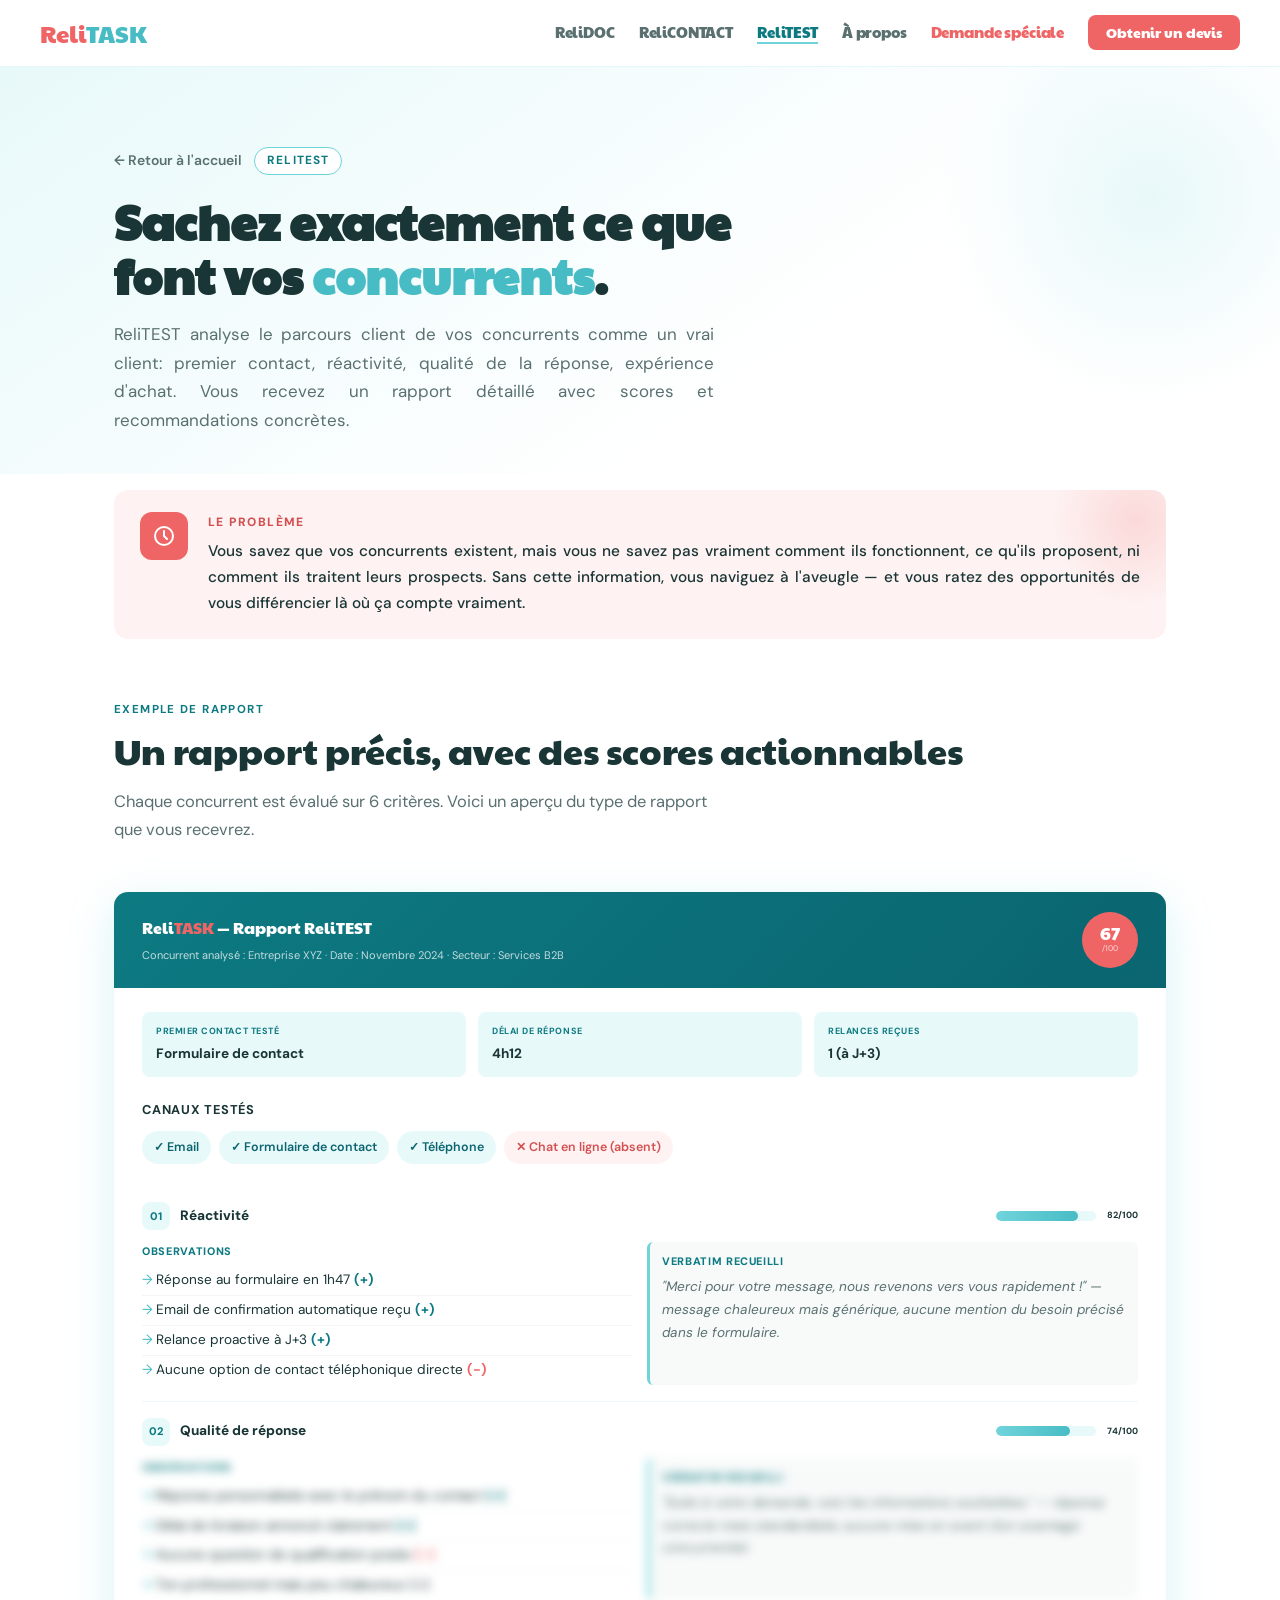
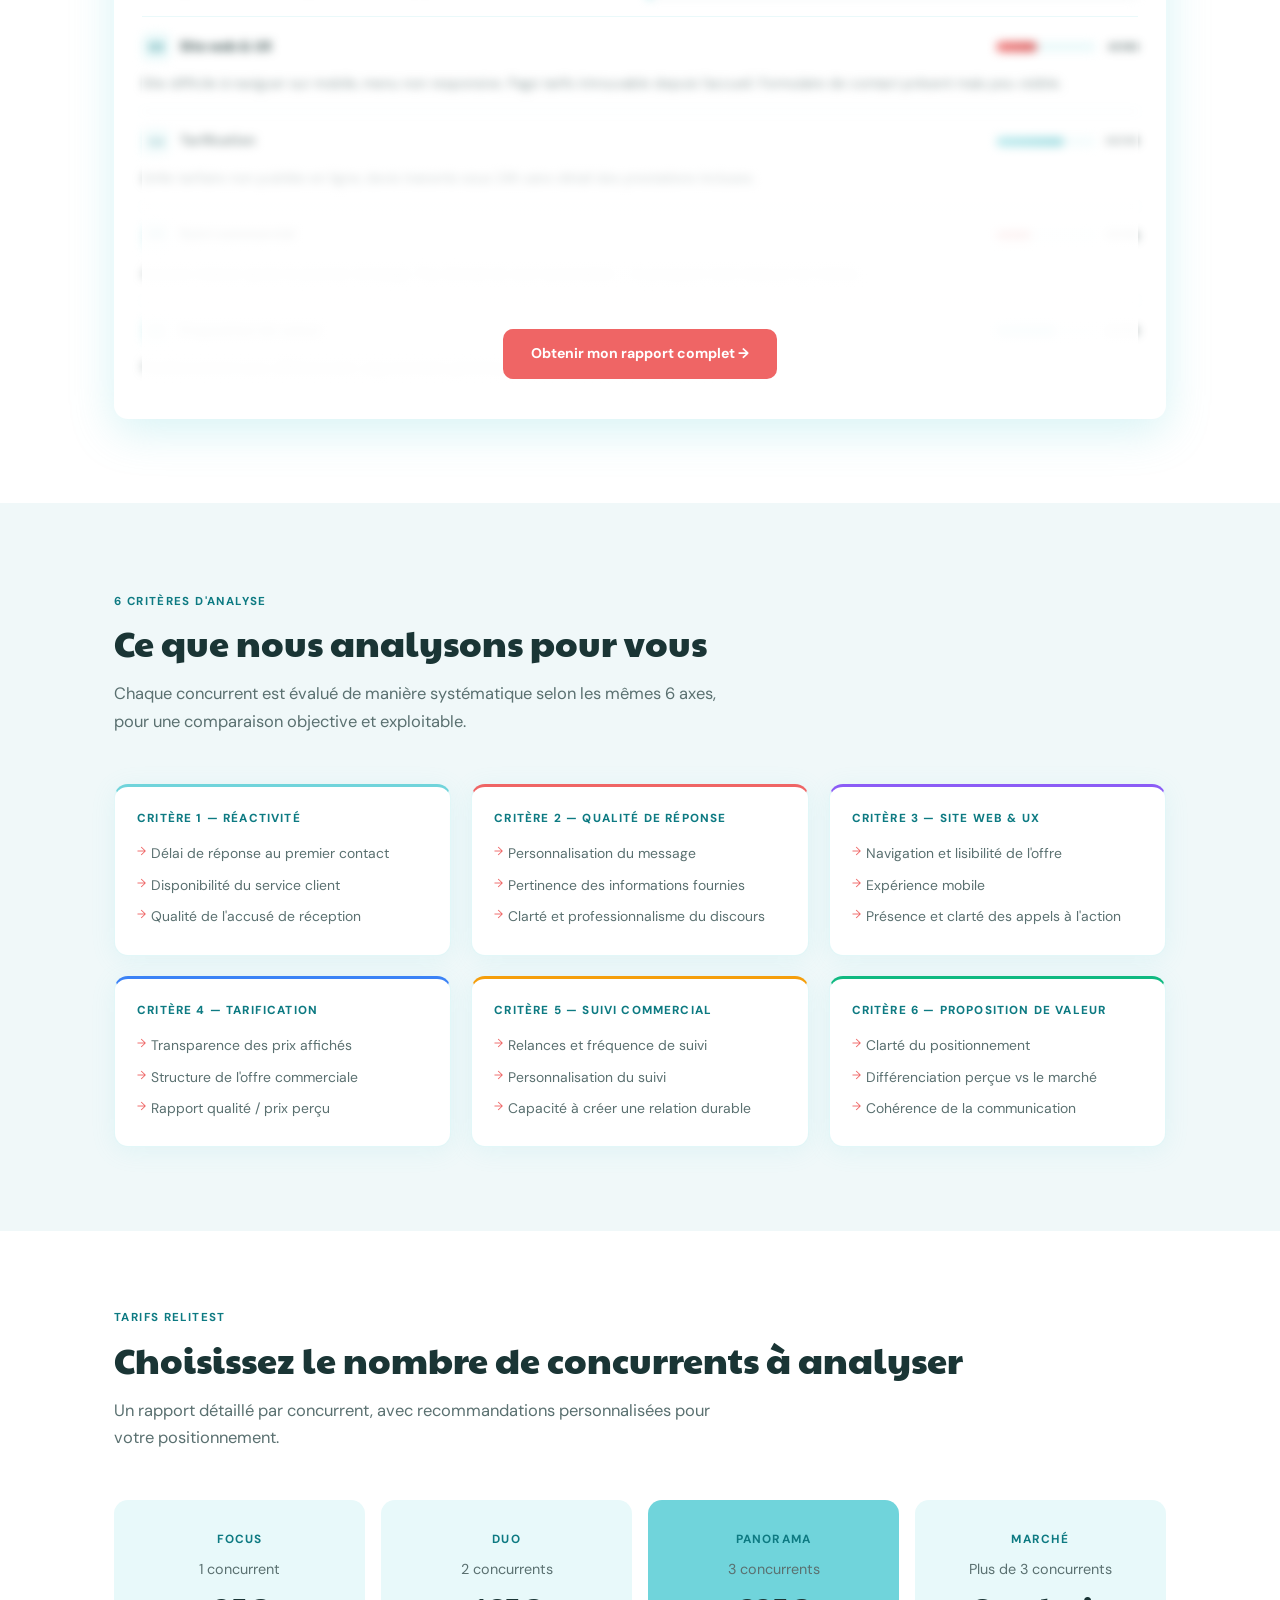
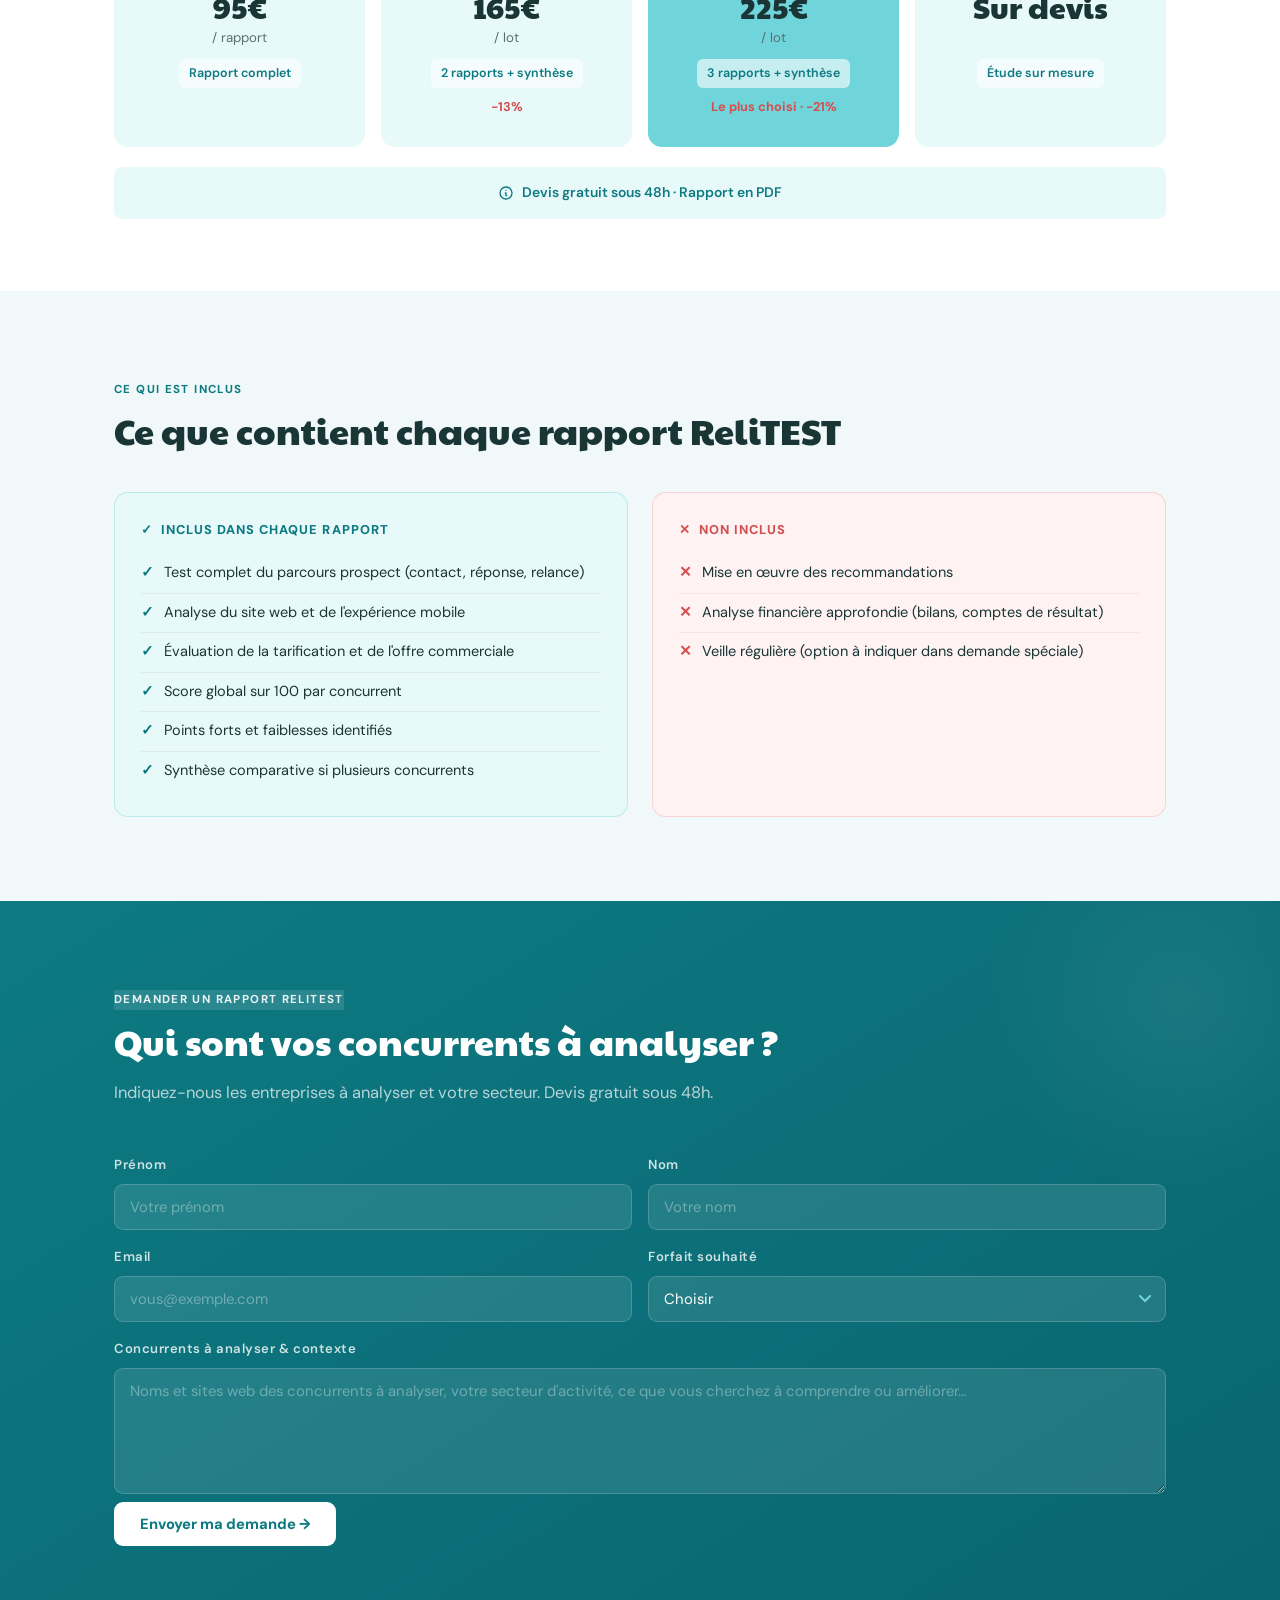
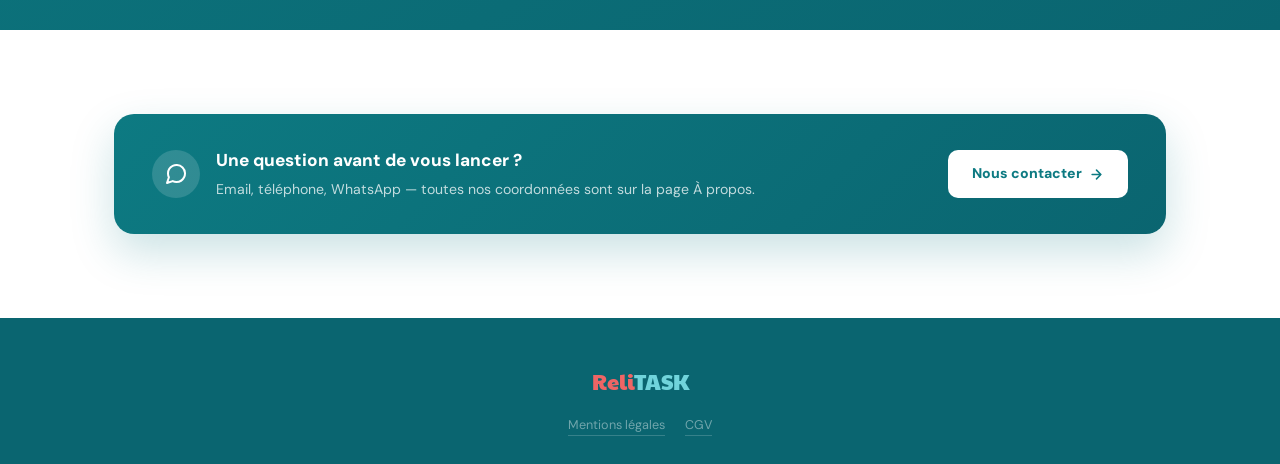
<file: relitest.html>
<!DOCTYPE html>
<html lang="fr">
<head>
  <meta charset="UTF-8" />
  <meta name="viewport" content="width=device-width, initial-scale=1.0" />
  <title>ReliTEST — Client mystère & veille concurrentielle | ReliTASK</title>
  <link rel="stylesheet" href="style.css" />
  <link rel="preconnect" href="https://fonts.googleapis.com" />
  <link href="https://fonts.googleapis.com/css2?family=DM+Sans:ital,opsz,wght@0,9..40,300;0,9..40,400;0,9..40,500;0,9..40,600;0,9..40,700;0,9..40,800;1,9..40,400&family=Paytone+One&display=swap" rel="stylesheet" />
  <style>
    #contact { scroll-margin-top: 90px; }
    body { overflow-x: hidden; }
    /* ===== HAMBURGER MENU ===== */
    .nav-burger { display: none; background: none; border: none; padding: 8px; cursor: pointer; flex-direction: column; gap: 5px; border-radius: 8px; transition: background 0.18s ease; }
    .nav-burger:hover { background: rgba(112,212,219,0.1); }
    .nav-burger span { display: block; width: 22px; height: 2px; background: var(--text-dark); border-radius: 2px; transition: transform 0.25s ease, opacity 0.2s ease; }
    .navbar.nav-open .nav-burger span:nth-child(1) { transform: translateY(7px) rotate(45deg); }
    .navbar.nav-open .nav-burger span:nth-child(2) { opacity: 0; transform: scaleX(0); }
    .navbar.nav-open .nav-burger span:nth-child(3) { transform: translateY(-7px) rotate(-45deg); }
    @media (max-width: 768px) {
      .nav-burger { display: flex; }
      .nav-links { display: none !important; position: absolute; top: 66px; left: 0; right: 0; background: rgba(255,255,255,0.98); backdrop-filter: blur(16px); flex-direction: column !important; gap: 0 !important; padding: 8px 0 18px; box-shadow: 0 12px 32px rgba(13,122,130,0.12); border-top: 1px solid rgba(112,212,219,0.2); z-index: 99; list-style: none; }
      .navbar.nav-open .nav-links { display: flex !important; }
      .nav-links li { width: 100%; }
      .nav-links a { padding: 13px 24px !important; display: block; font-size: 1rem !important; border-bottom: 1px solid rgba(112,212,219,0.1); }
      .nav-links li:last-child a { border-bottom: none; }
      .nav-cta { margin: 10px 24px 0 !important; border-radius: 8px !important; text-align: center !important; display: block !important; }
    }
    .contact-cta-bar { background: linear-gradient(135deg, var(--cyan-deep), var(--cyan-richer)); border-radius: 20px; padding: 32px 38px; display: flex; align-items: center; justify-content: space-between; gap: 22px; color: var(--white); box-shadow: 0 18px 44px rgba(13,122,130,0.22); }
    .contact-cta-bar__left { display: flex; align-items: center; gap: 16px; }
    .contact-cta-bar__icon { width: 48px; height: 48px; border-radius: 50%; background: rgba(255,255,255,0.15); display: flex; align-items: center; justify-content: center; flex-shrink: 0; }
    .contact-cta-bar__icon svg { width: 24px; height: 24px; color: var(--white); }
    .contact-cta-bar__text strong { display: block; font-size: 1.08rem; font-weight: 800; margin-bottom: 3px; }
    .contact-cta-bar__text p { margin: 0; font-size: 0.88rem; color: rgba(255,255,255,0.75); }
    .contact-cta-bar__btn { background: var(--white); color: var(--cyan-deep); padding: 12px 24px; border-radius: 10px; font-weight: 800; font-size: 0.88rem; white-space: nowrap; display: inline-flex; align-items: center; gap: 7px; transition: transform 0.2s ease, box-shadow 0.2s ease; text-decoration: none; flex-shrink: 0; }
    .contact-cta-bar__btn:hover { transform: translateY(-2px); box-shadow: 0 10px 22px rgba(0,0,0,0.18); }
    .contact-cta-bar__btn svg { width: 15px; height: 15px; }
    @media (max-width: 700px) { .contact-cta-bar { flex-direction: column; text-align: center; padding: 28px 22px; } .contact-cta-bar__left { flex-direction: column; } }
    .page-hero__desc { text-align: justify; }
    .page-hero { padding-bottom: 40px; }
    #probleme-section { padding-top: 16px; }

    .problem-box {
      border-left: none;
      display: flex;
      align-items: flex-start;
      gap: 20px;
      position: relative;
      overflow: hidden;
      margin-top: 0;
      margin-bottom: 56px;
      transition: transform 0.24s ease, box-shadow 0.24s ease;
    }
    .problem-box:hover {
      transform: translateY(-3px);
      box-shadow: 0 10px 28px rgba(239,101,101,0.16);
    }
    .problem-box::before {
      content: '';
      position: absolute;
      top: -55px; right: -55px;
      width: 170px; height: 170px;
      background: radial-gradient(circle, rgba(239,101,101,0.18) 0%, transparent 70%);
      border-radius: 50%;
      pointer-events: none;
    }
    .problem-box__icon {
      width: 48px; height: 48px;
      border-radius: 12px;
      background: var(--coral);
      display: flex; align-items: center; justify-content: center;
      flex-shrink: 0;
      position: relative;
    }
    .problem-box__icon svg { width: 24px; height: 24px; color: var(--white); }
    .problem-box__content { position: relative; }
    .problem-box__content p { text-align: justify; }
    @media (max-width: 540px) {
      .problem-box { gap: 14px; }
    }

    .report-quickfacts { display: flex; gap: 12px; margin-bottom: 22px; flex-wrap: wrap; }
    .report-quickfact { flex: 1; min-width: 150px; background: var(--cyan-light); border-radius: 8px; padding: 12px 14px; }
    .report-quickfact__label { font-size: 9px; font-weight: 700; text-transform: uppercase; letter-spacing: 0.06em; color: var(--cyan-deep); margin-bottom: 4px; }
    .report-quickfact__value { font-size: 0.85rem; font-weight: 700; color: var(--text-dark); }

    .report-channels { margin-bottom: 22px; }
    .report-channels__label { font-size: 0.8rem; font-weight: 700; color: var(--text-dark); margin-bottom: 10px; text-transform: uppercase; letter-spacing: 0.06em; }
    .report-channels__list { display: flex; gap: 8px; flex-wrap: wrap; }
    .report-channel { font-size: 0.78rem; font-weight: 600; padding: 6px 12px; border-radius: 20px; }
    .report-channel--tested { background: var(--cyan-light); color: var(--cyan-richer); }
    .report-channel--missing { background: var(--coral-light); color: var(--coral-dark); }

    .report-criteria { margin-top: 4px; }
    .report-criterion { padding: 16px 0; border-bottom: 1px solid rgba(112,212,219,0.15); }
    .report-criterion:last-child { border-bottom: none; }
    .report-criterion__head { display: flex; align-items: center; justify-content: space-between; gap: 12px; margin-bottom: 12px; flex-wrap: wrap; }
    .report-criterion__title { display: flex; align-items: center; gap: 10px; }
    .report-criterion__num { width: 28px; height: 28px; border-radius: 8px; background: var(--cyan-light); display: flex; align-items: center; justify-content: center; font-size: 11px; font-weight: 800; color: var(--cyan-deep); flex-shrink: 0; }
    .report-criterion__name { font-size: 0.85rem; font-weight: 800; color: var(--text-dark); }
    .report-criterion__score { display: flex; align-items: center; gap: 10px; }
    .report-criterion__score .report-bar-track { width: 100px; }
    .report-criterion__detail { display: grid; grid-template-columns: 1fr 1fr; gap: 14px; font-size: 0.85rem; }
    @media (max-width: 700px) { .report-criterion__detail { grid-template-columns: 1fr; } }
    .report-criterion__obs-label, .report-criterion__verbatim-label { font-size: 0.68rem; font-weight: 800; text-transform: uppercase; letter-spacing: 0.06em; color: var(--cyan-deep); margin-bottom: 6px; }
    .report-criterion__obs ul { list-style: none; }
    .report-criterion__obs li { padding: 3px 0 3px 14px; position: relative; color: var(--text-dark); border-bottom: 1px solid rgba(0,0,0,0.04); }
    .report-criterion__obs li:last-child { border-bottom: none; }
    .report-criterion__obs li::before { content: '→'; position: absolute; left: 0; color: var(--cyan-dark); }
    .report-criterion__verbatim { background: #f8fafa; border-radius: 6px; padding: 10px 12px; font-style: italic; color: var(--gray); border-left: 3px solid var(--cyan); }
    .report-criterion__verbatim-label { font-style: normal; }
    .report-criterion--compact p { font-size: 0.85rem; color: var(--gray); line-height: 1.6; }
    .report-criterion--blur { filter: blur(5px); user-select: none; pointer-events: none; }
    .report-overlay-wrap { position: relative; }
    .report-overlay { position: absolute; inset: 0; background: linear-gradient(to bottom, rgba(255,255,255,0) 0%, rgba(255,255,255,0.97) 60%); display: flex; align-items: flex-end; justify-content: center; padding-bottom: 16px; }

    #criteres-section .criteria-card:hover { box-shadow: 0 10px 24px rgba(0,0,0,0.08); }
    #criteres-section .criteria-card:nth-child(1):hover { border-color: var(--cyan); box-shadow: 0 10px 24px rgba(112,212,219,0.28); }
    #criteres-section .criteria-card:nth-child(2):hover { border-color: var(--coral); box-shadow: 0 10px 24px rgba(239,101,101,0.28); }
    #criteres-section .criteria-card:nth-child(3):hover { border-color: #8b5cf6; box-shadow: 0 10px 24px rgba(139,92,246,0.28); }
    #criteres-section .criteria-card:nth-child(4):hover { border-color: #3b82f6; box-shadow: 0 10px 24px rgba(59,130,246,0.28); }
    #criteres-section .criteria-card:nth-child(5):hover { border-color: #f59e0b; box-shadow: 0 10px 24px rgba(245,158,11,0.28); }
    #criteres-section .criteria-card:nth-child(6):hover { border-color: #10b981; box-shadow: 0 10px 24px rgba(16,185,129,0.28); }

    .pricing-grid .pricing-card { transition: transform 0.24s ease, box-shadow 0.24s ease, border-color 0.24s ease; }
    .pricing-grid .pricing-card:hover { transform: translateY(-6px); box-shadow: 0 14px 30px rgba(13,122,130,0.18); border-color: var(--cyan-deep); }
    .pricing-grid .pricing-card.featured:hover { box-shadow: 0 14px 30px rgba(13,122,130,0.28); }

    .pricing-note--info {
      background: var(--cyan-light);
      color: var(--cyan-deep);
      font-weight: 600;
      display: flex;
      align-items: center;
      justify-content: center;
      gap: 8px;
    }
    .pricing-note--info svg { width: 16px; height: 16px; flex-shrink: 0; }
  </style>
</head>
<body>

<nav class="navbar">
  <div class="navbar__inner">
    <a href="index.html" class="logo"><span class="reli">Reli</span><span class="task">TASK</span></a>
    <ul class="nav-links">
      <li><a href="relidoc.html">ReliDOC</a></li>
      <li><a href="relicontact.html">ReliCONTACT</a></li>
      <li><a href="relitest.html" class="active">ReliTEST</a></li>
      <li><a href="a-propos.html">À propos</a></li>
      <li><a href="devis-special.html" class="nav-special">Demande spéciale</a></li>
      <li><a href="#contact" class="nav-cta">Obtenir un devis</a></li>
    </ul>
    <button class="nav-burger" aria-label="Menu" aria-expanded="false">
      <span></span><span></span><span></span>
    </button>
  </div>
</nav>

<section class="page-hero">
  <div class="container">
    <div class="page-hero__eyebrow">
      <a href="index.html" class="page-hero__back">← Retour à l'accueil</a>
      <span class="page-hero__tag">ReliTEST</span>
    </div>
    <h1 class="page-hero__title">Sachez exactement ce que font vos <span class="accent">concurrents</span>.</h1>
    <p class="page-hero__desc">ReliTEST analyse le parcours client de vos concurrents comme un vrai client: premier contact, réactivité, qualité de la réponse, expérience d'achat. Vous recevez un rapport détaillé avec scores et recommandations concrètes.</p>
  </div>
</section>

<section class="section" id="probleme-section">
  <div class="container">
    <div class="problem-box reveal">
      <div class="problem-box__icon">
        <svg xmlns="http://www.w3.org/2000/svg" fill="none" viewBox="0 0 24 24" stroke="currentColor" style="stroke-width: 2;"><circle cx="12" cy="12" r="9" stroke-linecap="round" stroke-linejoin="round"/><path stroke-linecap="round" stroke-linejoin="round" d="M12 7v5l3 3"/></svg>
      </div>
      <div class="problem-box__content">
        <div class="problem-box__label">Le problème</div>
        <p>Vous savez que vos concurrents existent, mais vous ne savez pas vraiment comment ils fonctionnent, ce qu'ils proposent, ni comment ils traitent leurs prospects. Sans cette information, vous naviguez à l'aveugle — et vous ratez des opportunités de vous différencier là où ça compte vraiment.</p>
      </div>
    </div>

    <span class="badge reveal">Exemple de rapport</span>
    <h2 class="section-title reveal">Un rapport précis, avec des scores actionnables</h2>
    <p class="section-sub reveal">Chaque concurrent est évalué sur 6 critères. Voici un aperçu du type de rapport que vous recevrez.</p>

    <div class="report-preview reveal">
      <div class="report-preview-header">
        <div>
          <div class="report-preview-logo">Reli<span>TASK</span> — Rapport ReliTEST</div>
          <div style="font-size: 11px; opacity: 0.75; margin-top: 4px;">Concurrent analysé : Entreprise XYZ · Date : Novembre 2024 · Secteur : Services B2B</div>
        </div>
        <div class="report-preview-score">
          <div class="num">67</div>
          <div class="denom">/100</div>
        </div>
      </div>
      <div class="report-preview-body">
        <div class="report-quickfacts">
          <div class="report-quickfact">
            <div class="report-quickfact__label">Premier contact testé</div>
            <div class="report-quickfact__value">Formulaire de contact</div>
          </div>
          <div class="report-quickfact">
            <div class="report-quickfact__label">Délai de réponse</div>
            <div class="report-quickfact__value">4h12</div>
          </div>
          <div class="report-quickfact">
            <div class="report-quickfact__label">Relances reçues</div>
            <div class="report-quickfact__value">1 (à J+3)</div>
          </div>
        </div>
        <div class="report-channels">
          <div class="report-channels__label">Canaux testés</div>
          <div class="report-channels__list">
            <span class="report-channel report-channel--tested">✓ Email</span>
            <span class="report-channel report-channel--tested">✓ Formulaire de contact</span>
            <span class="report-channel report-channel--tested">✓ Téléphone</span>
            <span class="report-channel report-channel--missing">✕ Chat en ligne (absent)</span>
          </div>
        </div>
        <div class="report-criteria">
          <div class="report-criterion">
            <div class="report-criterion__head">
              <div class="report-criterion__title">
                <div class="report-criterion__num">01</div>
                <div class="report-criterion__name">Réactivité</div>
              </div>
              <div class="report-criterion__score">
                <div class="report-bar-track"><div class="report-bar-fill" style="width:82%"></div></div>
                <div class="report-bar-score">82/100</div>
              </div>
            </div>
            <div class="report-criterion__detail">
              <div class="report-criterion__obs">
                <div class="report-criterion__obs-label">Observations</div>
                <ul>
                  <li>Réponse au formulaire en 1h47 <span style="color:var(--cyan-deep); font-weight:700;">(+)</span></li>
                  <li>Email de confirmation automatique reçu <span style="color:var(--cyan-deep); font-weight:700;">(+)</span></li>
                  <li>Relance proactive à J+3 <span style="color:var(--cyan-deep); font-weight:700;">(+)</span></li>
                  <li>Aucune option de contact téléphonique directe <span style="color:var(--coral); font-weight:700;">(-)</span></li>
                </ul>
              </div>
              <div class="report-criterion__verbatim">
                <div class="report-criterion__verbatim-label">Verbatim recueilli</div>
                "Merci pour votre message, nous revenons vers vous rapidement !" — message chaleureux mais générique, aucune mention du besoin précisé dans le formulaire.
              </div>
            </div>
          </div>

          <div class="report-criterion">
            <div class="report-criterion__head">
              <div class="report-criterion__title">
                <div class="report-criterion__num">02</div>
                <div class="report-criterion__name">Qualité de réponse</div>
              </div>
              <div class="report-criterion__score">
                <div class="report-bar-track"><div class="report-bar-fill" style="width:74%"></div></div>
                <div class="report-bar-score">74/100</div>
              </div>
            </div>
            <div class="report-criterion__detail report-criterion--blur">
              <div class="report-criterion__obs">
                <div class="report-criterion__obs-label">Observations</div>
                <ul>
                  <li>Réponse personnalisée avec le prénom du contact <span style="color:var(--cyan-deep); font-weight:700;">(+)</span></li>
                  <li>Délai de livraison annoncé clairement <span style="color:var(--cyan-deep); font-weight:700;">(+)</span></li>
                  <li>Aucune question de qualification posée <span style="color:var(--coral); font-weight:700;">(-)</span></li>
                  <li>Ton professionnel mais peu chaleureux <span style="color:var(--gray); font-weight:700;">(=)</span></li>
                </ul>
              </div>
              <div class="report-criterion__verbatim">
                <div class="report-criterion__verbatim-label">Verbatim recueilli</div>
                "Suite à votre demande, voici les informations souhaitées." — réponse correcte mais standardisée, aucune mise en avant d'un avantage concurrentiel.
              </div>
            </div>
          </div>

          <div class="report-overlay-wrap">
            <div class="report-criterion report-criterion--blur">
              <div class="report-criterion__head">
                <div class="report-criterion__title">
                  <div class="report-criterion__num">03</div>
                  <div class="report-criterion__name">Site web &amp; UX</div>
                </div>
                <div class="report-criterion__score">
                  <div class="report-bar-track"><div class="report-bar-fill low" style="width:41%"></div></div>
                  <div class="report-bar-score">41/100</div>
                </div>
              </div>
              <div class="report-criterion--compact">
                <p>Site difficile à naviguer sur mobile, menu non responsive. Page tarifs introuvable depuis l'accueil. Formulaire de contact présent mais peu visible.</p>
              </div>
            </div>
            <div class="report-criterion report-criterion--blur">
              <div class="report-criterion__head">
                <div class="report-criterion__title">
                  <div class="report-criterion__num">04</div>
                  <div class="report-criterion__name">Tarification</div>
                </div>
                <div class="report-criterion__score">
                  <div class="report-bar-track"><div class="report-bar-fill" style="width:68%"></div></div>
                  <div class="report-bar-score">68/100</div>
                </div>
              </div>
              <div class="report-criterion--compact">
                <p>Grille tarifaire non publiée en ligne, devis transmis sous 24h sans détail des prestations incluses.</p>
              </div>
            </div>
            <div class="report-criterion report-criterion--blur">
              <div class="report-criterion__head">
                <div class="report-criterion__title">
                  <div class="report-criterion__num">05</div>
                  <div class="report-criterion__name">Suivi commercial</div>
                </div>
                <div class="report-criterion__score">
                  <div class="report-bar-track"><div class="report-bar-fill low" style="width:35%"></div></div>
                  <div class="report-bar-score">35/100</div>
                </div>
              </div>
              <div class="report-criterion--compact">
                <p>Aucune relance après le premier échange. Pas d'email de suivi automatisé — le prospect doit relancer lui-même.</p>
              </div>
            </div>
            <div class="report-criterion report-criterion--blur" style="border-bottom: none;">
              <div class="report-criterion__head">
                <div class="report-criterion__title">
                  <div class="report-criterion__num">06</div>
                  <div class="report-criterion__name">Proposition de valeur</div>
                </div>
                <div class="report-criterion__score">
                  <div class="report-bar-track"><div class="report-bar-fill" style="width:59%"></div></div>
                  <div class="report-bar-score">59/100</div>
                </div>
              </div>
              <div class="report-criterion--compact">
                <p>Positionnement peu différenciant, argumentaire générique repris du discours standard du secteur.</p>
              </div>
            </div>
            <div class="report-overlay">
              <a href="#contact" class="btn btn-primary" style="font-size:0.88rem;">Obtenir mon rapport complet →</a>
            </div>
          </div>
        </div>
      </div>
    </div>
  </div>
</section>

<section class="section section--alt" id="criteres-section">
  <div class="container">
    <span class="badge reveal">6 critères d'analyse</span>
    <h2 class="section-title reveal">Ce que nous analysons pour vous</h2>
    <p class="section-sub reveal">Chaque concurrent est évalué de manière systématique selon les mêmes 6 axes, pour une comparaison objective et exploitable.</p>
    <div class="criteria-grid">
      <div class="criteria-card reveal" style="border-top: 3px solid var(--cyan);">
        <div class="criteria-card__label">Critère 1 — Réactivité</div>
        <ul>
          <li>Délai de réponse au premier contact</li>
          <li>Disponibilité du service client</li>
          <li>Qualité de l'accusé de réception</li>
        </ul>
      </div>
      <div class="criteria-card reveal reveal-delay-1" style="border-top: 3px solid var(--coral);">
        <div class="criteria-card__label">Critère 2 — Qualité de réponse</div>
        <ul>
          <li>Personnalisation du message</li>
          <li>Pertinence des informations fournies</li>
          <li>Clarté et professionnalisme du discours</li>
        </ul>
      </div>
      <div class="criteria-card reveal reveal-delay-2" style="border-top: 3px solid #8b5cf6;">
        <div class="criteria-card__label">Critère 3 — Site web & UX</div>
        <ul>
          <li>Navigation et lisibilité de l'offre</li>
          <li>Expérience mobile</li>
          <li>Présence et clarté des appels à l'action</li>
        </ul>
      </div>
      <div class="criteria-card reveal" style="border-top: 3px solid #3b82f6;">
        <div class="criteria-card__label">Critère 4 — Tarification</div>
        <ul>
          <li>Transparence des prix affichés</li>
          <li>Structure de l'offre commerciale</li>
          <li>Rapport qualité / prix perçu</li>
        </ul>
      </div>
      <div class="criteria-card reveal reveal-delay-1" style="border-top: 3px solid #f59e0b;">
        <div class="criteria-card__label">Critère 5 — Suivi commercial</div>
        <ul>
          <li>Relances et fréquence de suivi</li>
          <li>Personnalisation du suivi</li>
          <li>Capacité à créer une relation durable</li>
        </ul>
      </div>
      <div class="criteria-card reveal reveal-delay-2" style="border-top: 3px solid #10b981;">
        <div class="criteria-card__label">Critère 6 — Proposition de valeur</div>
        <ul>
          <li>Clarté du positionnement</li>
          <li>Différenciation perçue vs le marché</li>
          <li>Cohérence de la communication</li>
        </ul>
      </div>
    </div>
  </div>
</section>

<section class="pricing-section">
  <div class="container">
    <span class="badge reveal">Tarifs ReliTEST</span>
    <h2 class="section-title reveal">Choisissez le nombre de concurrents à analyser</h2>
    <p class="section-sub reveal">Un rapport détaillé par concurrent, avec recommandations personnalisées pour votre positionnement.</p>
    <div class="pricing-grid reveal">
      <div class="pricing-card">
        <div class="pricing-card__label">FOCUS</div>
        <div class="pricing-card__volume">1 concurrent</div>
        <div class="pricing-card__price">95€</div>
        <div class="pricing-card__unit">/ rapport</div>
        <div class="pricing-card__option">Rapport complet</div>
      </div>
      <div class="pricing-card">
        <div class="pricing-card__label">DUO</div>
        <div class="pricing-card__volume">2 concurrents</div>
        <div class="pricing-card__price">165€</div>
        <div class="pricing-card__unit">/ lot</div>
        <div class="pricing-card__option">2 rapports + synthèse</div>
        <div class="pricing-card__savings">−13%</div>
      </div>
      <div class="pricing-card featured">
        <div class="pricing-card__label">PANORAMA</div>
        <div class="pricing-card__volume">3 concurrents</div>
        <div class="pricing-card__price">225€</div>
        <div class="pricing-card__unit">/ lot</div>
        <div class="pricing-card__option">3 rapports + synthèse</div>
        <div class="pricing-card__savings">Le plus choisi · −21%</div>
      </div>
      <div class="pricing-card">
        <div class="pricing-card__label">MARCHÉ</div>
        <div class="pricing-card__volume">Plus de 3 concurrents</div>
        <div class="pricing-card__price">Sur devis</div>
        <div class="pricing-card__unit">&nbsp;</div>
        <div class="pricing-card__option">Étude sur mesure</div>
      </div>
    </div>
    <div class="pricing-note pricing-note--info reveal">
      <svg xmlns="http://www.w3.org/2000/svg" fill="none" viewBox="0 0 24 24" stroke="currentColor" style="stroke-width: 2;"><circle cx="12" cy="12" r="9" stroke-linecap="round" stroke-linejoin="round"/><path stroke-linecap="round" stroke-linejoin="round" d="M12 8h.01M11 12h1v4h1"/></svg>
      Devis gratuit sous 48h · Rapport en PDF
    </div>
  </div>
</section>

<section class="section section--alt">
  <div class="container">
    <span class="badge reveal">Ce qui est inclus</span>
    <h2 class="section-title reveal">Ce que contient chaque rapport ReliTEST</h2>
    <div class="includes-grid reveal">
      <div class="includes-box includes-box--yes">
        <div class="includes-box__title">
          <span class="check">✓</span> Inclus dans chaque rapport
        </div>
        <ul>
          <li><span class="check">✓</span> Test complet du parcours prospect (contact, réponse, relance)</li>
          <li><span class="check">✓</span> Analyse du site web et de l'expérience mobile</li>
          <li><span class="check">✓</span> Évaluation de la tarification et de l'offre commerciale</li>
          <li><span class="check">✓</span> Score global sur 100 par concurrent</li>
          <li><span class="check">✓</span> Points forts et faiblesses identifiés</li>
          <li><span class="check">✓</span> Synthèse comparative si plusieurs concurrents</li>
        </ul>
      </div>
      <div class="includes-box includes-box--no">
        <div class="includes-box__title">
          <span class="cross">✕</span> Non inclus
        </div>
        <ul>
          <li><span class="cross">✕</span> Mise en œuvre des recommandations</li>
          <li><span class="cross">✕</span> Analyse financière approfondie (bilans, comptes de résultat)</li>
          <li><span class="cross">✕</span> Veille régulière (option à indiquer dans demande spéciale)</li>
        </ul>
      </div>
    </div>
  </div>
</section>

<section class="contact-section" id="contact">
  <div class="container">
    <span class="badge reveal">Demander un rapport ReliTEST</span>
    <h2 class="section-title reveal">Qui sont vos concurrents à analyser ?</h2>
    <p class="section-sub reveal">Indiquez-nous les entreprises à analyser et votre secteur. Devis gratuit sous 48h.</p>
    <form id="contact-form" action="https://formspree.io/f/mkoaawno" method="POST">
      <input type="hidden" name="_subject" value="[ReliTASK] Nouveau devis — ReliTEST">
      <div class="form-grid">
        <div class="form-group">
          <label for="prenom">Prénom</label>
          <input type="text" id="prenom" name="prenom" placeholder="Votre prénom" required />
        </div>
        <div class="form-group">
          <label for="nom">Nom</label>
          <input type="text" id="nom" name="nom" placeholder="Votre nom" required />
        </div>
        <div class="form-group">
          <label for="email">Email</label>
          <input type="email" id="email" name="email" placeholder="vous@exemple.com" required />
        </div>
        <div class="form-group">
          <label for="forfait">Forfait souhaité</label>
          <select id="forfait" name="forfait">
            <option value="">Choisir</option>
            <option value="focus">FOCUS — 1 concurrent (95€)</option>
            <option value="duo">DUO — 2 concurrents (165€)</option>
            <option value="panorama">PANORAMA — 3 concurrents (225€)</option>
            <option value="marche">MARCHÉ — Plus de 3 concurrents (sur devis)</option>
          </select>
        </div>
        <div class="form-group full">
          <label for="concurrents">Concurrents à analyser & contexte</label>
          <textarea id="concurrents" name="concurrents" placeholder="Noms et sites web des concurrents à analyser, votre secteur d'activité, ce que vous cherchez à comprendre ou améliorer…"></textarea>
        </div>
      </div>
      <div class="form-submit">
        <button type="submit" class="btn btn-white">Envoyer ma demande →</button>
      </div>
      <div class="form-success" id="form-success">Merci ! Votre message a bien été envoyé. Nous vous répondrons sous 48h.</div>
    </form>
  </div>
</section>

<section class="section">
  <div class="container">
    <div class="contact-cta-bar reveal">
      <div class="contact-cta-bar__left">
        <div class="contact-cta-bar__icon">
          <svg xmlns="http://www.w3.org/2000/svg" viewBox="0 0 24 24" fill="none" stroke="currentColor" stroke-width="2" stroke-linecap="round" stroke-linejoin="round"><path d="M21 11.5a8.38 8.38 0 01-.9 3.8 8.5 8.5 0 01-7.6 4.7 8.38 8.38 0 01-3.8-.9L3 21l1.9-5.7a8.38 8.38 0 01-.9-3.8 8.5 8.5 0 014.7-7.6 8.38 8.38 0 013.8-.9h.5a8.48 8.48 0 018 8v.5z"/></svg>
        </div>
        <div class="contact-cta-bar__text">
          <strong>Une question avant de vous lancer ?</strong>
          <p>Email, téléphone, WhatsApp — toutes nos coordonnées sont sur la page À propos.</p>
        </div>
      </div>
      <a href="a-propos.html#contact" class="contact-cta-bar__btn">Nous contacter <svg xmlns="http://www.w3.org/2000/svg" viewBox="0 0 24 24" fill="none" stroke="currentColor" stroke-width="2.5" stroke-linecap="round" stroke-linejoin="round"><path d="M5 12h14M12 5l7 7-7 7"/></svg></a>
    </div>
  </div>
</section>

<footer class="footer">
  <div class="footer__logo"><span class="reli">Reli</span><span class="task">TASK</span></div>
  <div class="footer__legal">
    <a href="mentions-legales.html">Mentions légales</a>
    <a href="mentions-legales.html#cgv">CGV</a>
  </div>
</footer>

<script>
  const obs = new IntersectionObserver((e) => e.forEach(x => { if (x.isIntersecting) x.target.classList.add('visible'); }), { threshold: 0.1 });
  document.querySelectorAll('.reveal').forEach(el => obs.observe(el));

  // Hamburger menu
  const navbar = document.querySelector('.navbar');
  const burger = document.querySelector('.nav-burger');
  if (burger && navbar) {
    burger.addEventListener('click', () => {
      const isOpen = navbar.classList.toggle('nav-open');
      burger.setAttribute('aria-expanded', isOpen);
    });
    document.addEventListener('click', (e) => {
      if (!navbar.contains(e.target)) {
        navbar.classList.remove('nav-open');
        burger.setAttribute('aria-expanded', 'false');
      }
    });
    document.querySelectorAll('.nav-links a').forEach(link => {
      link.addEventListener('click', () => {
        navbar.classList.remove('nav-open');
        burger.setAttribute('aria-expanded', 'false');
      });
    });
  }
</script>
</body>
</html>
</file>
<file: style.css>
/* ===== CHARTE GRAPHIQUE RELITASK ===== */
:root {
  --coral:        #ef6565;
  --coral-dark:   #d44f4f;
  --coral-light:  #fef2f2;
  --cyan:         #70d4db;
  --cyan-dark:    #48bcc5;
  --cyan-deep:    #0d7a82;
  --cyan-richer:  #0a6570;
  --cyan-light:   #e8f9fa;
  --white:        #ffffff;
  --text-dark:    #1a3535;
  --gray:         #5a7070;
  --gray-light:   #f0f8f9;
  --font:         'DM Sans', 'Inter', 'Segoe UI', sans-serif;
  --font-logo:    'Paytone One', sans-serif;
  --radius:       14px;
  --shadow:       0 4px 24px rgba(112,212,219,0.12);
  --shadow-hover: 0 12px 44px rgba(112,212,219,0.28);
}
*, *::before, *::after { box-sizing: border-box; margin: 0; padding: 0; }
html { scroll-behavior: smooth; }
body { font-family: var(--font); color: var(--text-dark); background: var(--white); line-height: 1.68; }
img { display: block; max-width: 100%; }
a { text-decoration: none; color: inherit; }
.container { max-width: 1100px; margin: 0 auto; padding: 0 24px; }
.section { padding: 84px 0; }
.section--alt { background: var(--gray-light); }
.section--cyan { background: var(--cyan-light); }
.logo-watermark { position: absolute; font-family: var(--font-logo); font-size: clamp(80px, 18vw, 220px); color: rgba(112,212,219,0.055); pointer-events: none; white-space: nowrap; top: 50%; left: 50%; transform: translate(-50%, -50%); user-select: none; z-index: 0; letter-spacing: -2px; }
.badge { display: inline-block; background: transparent; color: var(--cyan-deep); font-family: var(--font); font-weight: 700; font-size: 0.72rem; letter-spacing: 0.12em; text-transform: uppercase; padding: 0; margin-bottom: 10px; border: none; position: relative; }
.section-title { font-family: var(--font-logo); font-size: clamp(1.65rem, 2.8vw, 2.3rem); font-weight: 400; line-height: 1.2; margin-bottom: 16px; color: var(--text-dark); }
.section-sub { font-size: 1.03rem; color: var(--gray); max-width: 620px; margin-bottom: 48px; }
.reveal { opacity: 0; transform: translateY(26px); transition: opacity 0.58s ease, transform 0.58s ease; }
.reveal.visible { opacity: 1; transform: translateY(0); }
.reveal-delay-1 { transition-delay: 0.1s; }
.reveal-delay-2 { transition-delay: 0.2s; }
.reveal-delay-3 { transition-delay: 0.3s; }
.navbar { position: sticky; top: 0; z-index: 100; background: rgba(255,255,255,0.95); backdrop-filter: blur(16px); border-bottom: 1px solid rgba(112,212,219,0.18); padding: 0 24px; }
.navbar__inner { max-width: 1200px; margin: 0 auto; display: flex; align-items: center; justify-content: space-between; height: 66px; gap: 8px; }
.logo { font-family: var(--font-logo); font-size: 1.5rem; line-height: 1; transition: transform 0.2s; }
.logo:hover { transform: scale(1.05); }
.logo span.reli { color: var(--coral); }
.logo span.task { color: var(--cyan-dark); }
.nav-links { display: flex; gap: 24px; list-style: none; align-items: center; }
.nav-links a { font-family: var(--font-logo); font-size: 0.95rem; font-weight: 400; color: var(--gray); position: relative; transition: color 0.2s; white-space: nowrap; letter-spacing: -0.01em; }
.nav-links a::after { content: ''; position: absolute; bottom: -2px; left: 0; right: 0; height: 2px; background: var(--cyan); transform: scaleX(0); transform-origin: left; transition: transform 0.24s ease; }
.nav-links a:hover, .nav-links a.active { color: var(--cyan-deep); }
.nav-links a:hover::after, .nav-links a.active::after { transform: scaleX(1); }
.nav-special { color: var(--coral) !important; }
.nav-special::after { background: var(--coral) !important; }
.nav-cta { background: var(--coral) !important; color: var(--white) !important; padding: 8px 18px; border-radius: 8px; transition: background 0.2s, transform 0.2s !important; font-size: 0.86rem !important; }
.nav-cta:hover { background: var(--coral-dark) !important; transform: translateY(-1px) !important; }
.nav-cta::after { display: none !important; }
.hero { padding: 96px 24px 84px; text-align: center; background: linear-gradient(160deg, var(--white) 50%, var(--cyan-light) 100%); position: relative; overflow: hidden; }
.hero::before { content: ''; position: absolute; top: -150px; right: -150px; width: 540px; height: 540px; background: radial-gradient(circle, rgba(112,212,219,0.12) 0%, transparent 70%); border-radius: 50%; animation: floatOrb 8s ease-in-out infinite; }
.hero::after { content: ''; position: absolute; bottom: -100px; left: -80px; width: 380px; height: 380px; background: radial-gradient(circle, rgba(239,101,101,0.07) 0%, transparent 70%); border-radius: 50%; animation: floatOrb 11s ease-in-out infinite reverse; }
@keyframes floatOrb { 0%, 100% { transform: translateY(0) scale(1); } 50% { transform: translateY(-22px) scale(1.04); } }
.hero__label { font-size: 0.8rem; font-weight: 700; letter-spacing: 0.13em; text-transform: uppercase; color: var(--cyan-dark); margin-bottom: 20px; position: relative; }
.hero__title { font-family: var(--font-logo); font-size: clamp(2.1rem, 5vw, 3.5rem); line-height: 1.12; max-width: 800px; margin: 0 auto 22px; color: var(--text-dark); position: relative; text-align: center; width: 100%; }
.hero__title .highlight { color: var(--cyan-dark); }
.hero__title .highlight-coral { color: var(--coral); }
.hero__desc { font-size: 1.08rem; color: var(--gray); max-width: 560px; margin: 0 auto 44px; position: relative; }
.hero__actions { display: flex; gap: 16px; justify-content: center; flex-wrap: wrap; position: relative; }
.btn { display: inline-flex; align-items: center; gap: 8px; padding: 13px 28px; border-radius: 10px; font-weight: 700; font-size: 0.95rem; cursor: pointer; transition: all 0.22s; border: none; position: relative; overflow: hidden; font-family: var(--font); }
.btn::after { content: ''; position: absolute; inset: 0; background: rgba(255,255,255,0.16); transform: scaleX(0); transform-origin: left; transition: transform 0.3s ease; }
.btn:hover::after { transform: scaleX(1); }
.btn-primary { background: var(--coral); color: var(--white); }
.btn-primary:hover { background: var(--coral-dark); transform: translateY(-2px); box-shadow: 0 8px 24px rgba(239,101,101,0.28); }
.btn-outline { background: transparent; color: var(--text-dark); border: 2px solid var(--text-dark); }
.btn-outline:hover { border-color: var(--cyan); color: var(--cyan-deep); transform: translateY(-2px); }
.btn-white { background: var(--white); color: var(--cyan-deep); padding: 12px 26px; border-radius: 9px; font-weight: 800; font-size: 0.92rem; white-space: nowrap; transition: all 0.2s; }
.btn-white:hover { transform: translateY(-2px); box-shadow: 0 6px 20px rgba(0,0,0,0.14); }
.problem-strip { background: linear-gradient(135deg, var(--cyan-deep) 0%, var(--cyan-richer) 100%); color: var(--white); padding: 32px 24px; text-align: center; }
.problem-strip p { max-width: 800px; margin: 0 auto; font-size: 1.03rem; opacity: 0.92; }
.problem-strip strong { color: var(--cyan); }
.stats-strip { padding: 48px 24px; border-bottom: 1px solid rgba(112,212,219,0.18); }
.stats-inner { max-width: 800px; margin: 0 auto; display: flex; justify-content: space-around; gap: 24px; flex-wrap: wrap; }
.stat { text-align: center; }
.stat__num { font-family: var(--font-logo); font-size: 2.4rem; color: var(--coral); line-height: 1; transition: transform 0.3s; }
.stat:hover .stat__num { transform: scale(1.14); }
.stat__label { font-size: 0.83rem; color: var(--gray); margin-top: 4px; }
.services-grid { display: grid; grid-template-columns: repeat(auto-fit, minmax(300px, 1fr)); gap: 28px; margin-top: 16px; }
.service-card { background: var(--white); border: 1.5px solid rgba(112,212,219,0.2); border-radius: var(--radius); padding: 36px 32px 40px; box-shadow: var(--shadow); transition: all 0.32s cubic-bezier(0.34,1.3,0.64,1); display: flex; flex-direction: column; cursor: pointer; position: relative; overflow: hidden; }
.service-card::before { content: ''; position: absolute; top: 0; left: 0; right: 0; height: 4px; background: linear-gradient(90deg, var(--coral), var(--cyan)); transform: scaleX(0); transform-origin: left; transition: transform 0.3s ease; }
.service-card:hover { transform: translateY(-8px) scale(1.01); box-shadow: var(--shadow-hover); border-color: var(--cyan); }
.service-card:hover::before { transform: scaleX(1); }
.card-icon { width: 52px; height: 52px; border-radius: 12px; background: var(--cyan-light); display: flex; align-items: center; justify-content: center; margin-bottom: 20px; transition: background 0.22s, transform 0.22s; }
.service-card:hover .card-icon { background: var(--cyan); transform: rotate(-4deg) scale(1.08); }
.card-icon svg { width: 22px; height: 22px; color: var(--cyan-deep); transition: color 0.2s; stroke-width: 2; }
.service-card:hover .card-icon svg { color: var(--white); }
.card-name { font-size: 0.74rem; font-weight: 700; letter-spacing: 0.1em; text-transform: uppercase; color: var(--cyan-dark); margin-bottom: 8px; }
.card-title { font-family: var(--font-logo); font-size: 1.2rem; font-weight: 400; margin-bottom: 12px; color: var(--text-dark); line-height: 1.25; }
.card-desc { font-size: 0.93rem; color: var(--gray); flex: 1; margin-bottom: 26px; line-height: 1.62; }
.card-from { font-size: 0.8rem; color: var(--gray); margin-bottom: 3px; }
.card-price { font-family: var(--font-logo); font-size: 1.7rem; color: var(--text-dark); margin-bottom: 18px; }
.card-price span { font-size: 0.88rem; font-weight: 500; color: var(--gray); font-family: var(--font); }
.card-link { display: inline-flex; align-items: center; gap: 8px; background: var(--cyan-light); color: var(--cyan-deep); font-weight: 700; font-size: 0.88rem; padding: 10px 18px; border-radius: 8px; transition: all 0.22s; align-self: flex-start; }
.card-link:hover { background: var(--coral); color: var(--white); }
.card-link svg { transition: transform 0.2s; }
.card-link:hover svg { transform: translateX(4px); }
.why-grid { display: grid; grid-template-columns: repeat(auto-fit, minmax(220px, 1fr)); gap: 24px; }
.why-item { display: flex; flex-direction: column; gap: 10px; padding: 26px 22px; background: var(--white); border-radius: var(--radius); box-shadow: var(--shadow); border-bottom: 3px solid transparent; transition: border-color 0.22s, transform 0.22s; }
.why-item:hover { border-color: var(--cyan); transform: translateY(-4px); }
.why-icon { width: 40px; height: 40px; background: var(--cyan-light); border-radius: 10px; display: flex; align-items: center; justify-content: center; margin-bottom: 4px; }
.why-icon svg { width: 20px; height: 20px; color: var(--cyan-deep); stroke-width: 2; }
.why-item h4 { font-family: var(--font-logo); font-size: 1rem; font-weight: 400; color: var(--text-dark); }
.why-item p { font-size: 0.89rem; color: var(--gray); }
.page-hero { padding: 80px 24px 72px; background: linear-gradient(145deg, var(--cyan-light) 0%, var(--white) 65%); position: relative; overflow: hidden; }
.page-hero::before { content: ''; position: absolute; top: -80px; right: -80px; width: 420px; height: 420px; background: radial-gradient(circle, rgba(112,212,219,0.16) 0%, transparent 70%); border-radius: 50%; animation: floatOrb 9s ease-in-out infinite; }
.page-hero .container { position: relative; z-index: 1; }
.page-hero__eyebrow { display: flex; align-items: center; gap: 12px; margin-bottom: 20px; }
.page-hero__back { display: inline-flex; align-items: center; gap: 6px; font-size: 0.87rem; font-weight: 600; color: var(--gray); transition: color 0.2s, gap 0.2s; }
.page-hero__back:hover { color: var(--coral); gap: 10px; }
.page-hero__tag { font-size: 0.74rem; font-weight: 700; letter-spacing: 0.1em; text-transform: uppercase; color: var(--cyan-deep); background: var(--white); border: 1.5px solid var(--cyan); padding: 3px 12px; border-radius: 20px; }
.page-hero__title { font-family: var(--font-logo); font-size: clamp(1.9rem, 4.5vw, 3rem); line-height: 1.12; max-width: 700px; margin-bottom: 18px; color: var(--text-dark); }
.page-hero__title .accent { color: var(--cyan-dark); }
.page-hero__title .accent-coral { color: var(--coral); }
.page-hero__desc { font-size: 1.06rem; color: var(--gray); max-width: 600px; }
.problem-box { background: var(--coral-light); border-left: 4px solid var(--coral); border-radius: var(--radius); padding: 22px 26px; margin: 40px 0; }
.problem-box__label { font-size: 0.75rem; font-weight: 800; letter-spacing: 0.12em; text-transform: uppercase; color: var(--coral-dark); margin-bottom: 7px; }
.problem-box p { font-size: 0.96rem; color: var(--text-dark); font-weight: 500; }
.pricing-section { padding: 72px 0; }
.pricing-grid { display: grid; grid-template-columns: repeat(auto-fit, minmax(200px, 1fr)); gap: 16px; margin-top: 40px; }
.pricing-card { background: var(--cyan-light); border: 2px solid transparent; border-radius: var(--radius); padding: 28px 22px; text-align: center; transition: all 0.24s; }
.pricing-card:hover { border-color: var(--cyan); transform: translateY(-5px); box-shadow: var(--shadow-hover); }
.pricing-card.featured { background: var(--cyan); }
.pricing-card__label { font-size: 0.74rem; font-weight: 700; letter-spacing: 0.1em; text-transform: uppercase; color: var(--cyan-deep); margin-bottom: 7px; }
.pricing-card__volume { font-size: 0.9rem; color: var(--gray); margin-bottom: 11px; }
.pricing-card__price { font-family: var(--font-logo); font-size: 1.9rem; color: var(--text-dark); line-height: 1; margin-bottom: 4px; }
.pricing-card__unit { font-size: 0.83rem; color: var(--gray); margin-bottom: 10px; }
.pricing-card__option { font-size: 0.78rem; font-weight: 600; color: var(--cyan-deep); background: rgba(255,255,255,0.6); border-radius: 6px; padding: 4px 10px; display: inline-block; }
.pricing-card__savings { font-size: 0.8rem; font-weight: 700; color: var(--coral-dark); margin-top: 8px; }
.pricing-note { margin-top: 20px; background: var(--coral-light); border-radius: 8px; padding: 14px 18px; font-size: 0.87rem; color: var(--coral-dark); font-weight: 600; text-align: center; }
.includes-grid { display: grid; grid-template-columns: 1fr 1fr; gap: 24px; margin-top: 40px; }
@media (max-width: 640px) { .includes-grid { grid-template-columns: 1fr; } }
.includes-box { border-radius: var(--radius); padding: 26px; }
.includes-box--yes { background: var(--cyan-light); border: 1.5px solid rgba(112,212,219,0.38); }
.includes-box--no { background: var(--coral-light); border: 1.5px solid rgba(239,101,101,0.22); }
.includes-box__title { display: flex; align-items: center; gap: 8px; font-size: 0.8rem; font-weight: 800; letter-spacing: 0.08em; text-transform: uppercase; margin-bottom: 14px; }
.includes-box--yes .includes-box__title { color: var(--cyan-deep); }
.includes-box--no .includes-box__title { color: var(--coral-dark); }
.includes-box ul { list-style: none; }
.includes-box li { display: flex; align-items: flex-start; gap: 10px; font-size: 0.91rem; color: var(--text-dark); padding: 7px 0; border-bottom: 1px solid rgba(0,0,0,0.05); }
.includes-box li:last-child { border-bottom: none; }
.check { color: var(--cyan-deep); font-weight: 900; }
.cross { color: var(--coral-dark); font-weight: 900; }
.criteria-grid { display: grid; grid-template-columns: repeat(auto-fit, minmax(260px, 1fr)); gap: 20px; margin-top: 36px; }
.criteria-card { background: var(--white); border: 1.5px solid rgba(112,212,219,0.2); border-radius: var(--radius); padding: 22px; box-shadow: var(--shadow); transition: transform 0.2s, border-color 0.2s; }
.criteria-card:hover { transform: translateY(-3px); border-color: var(--cyan); }
.criteria-card__label { font-size: 0.73rem; font-weight: 800; letter-spacing: 0.1em; text-transform: uppercase; color: var(--cyan-deep); margin-bottom: 10px; }
.criteria-card ul { list-style: none; }
.criteria-card li { font-size: 0.87rem; color: var(--gray); padding: 4px 0 4px 14px; position: relative; }
.criteria-card li::before { content: '→'; position: absolute; left: 0; color: var(--coral); font-size: 0.73rem; }
.devis-cta { background: linear-gradient(135deg, var(--cyan-deep), var(--cyan-richer)); border-radius: var(--radius); padding: 28px 32px; display: flex; align-items: center; justify-content: space-between; gap: 20px; flex-wrap: wrap; margin: 40px 0; }
.devis-cta p { color: var(--white); font-size: 1rem; font-weight: 600; }
.devis-cta strong { display: block; font-size: 1.1rem; }
.comparison-section { padding: 80px 0; }
.comparison-wrap { position: relative; overflow: hidden; border-radius: var(--radius); box-shadow: var(--shadow-hover); cursor: col-resize; user-select: none; border: 1.5px solid rgba(112,212,219,0.25); height: 500px; }
.comparison-before, .comparison-after-panel { position: absolute; top: 0; left: 0; right: 0; bottom: 0; overflow: hidden; }
.comparison-after-panel { clip-path: inset(0 50% 0 0); }
.comparison-handle { position: absolute; top: 0; bottom: 0; left: 50%; transform: translateX(-50%); width: 3px; background: var(--white); z-index: 10; pointer-events: none; box-shadow: 0 0 10px rgba(0,0,0,0.2); }
.comparison-handle-btn { position: absolute; top: 50%; left: 50%; transform: translate(-50%, -50%); width: 44px; height: 44px; background: var(--white); border-radius: 50%; box-shadow: 0 4px 16px rgba(0,0,0,0.18); display: flex; align-items: center; justify-content: center; pointer-events: none; z-index: 11; }
.comparison-handle-btn svg { width: 18px; height: 18px; color: var(--text-dark); }
.comparison-labels { position: absolute; top: 14px; left: 0; right: 0; display: flex; justify-content: space-between; padding: 0 16px; z-index: 12; pointer-events: none; }
.comparison-labels span { background: rgba(0,0,0,0.5); color: var(--white); font-size: 0.73rem; font-weight: 700; padding: 5px 12px; border-radius: 20px; letter-spacing: 0.07em; text-transform: uppercase; }
.comparison-labels .label-after { background: var(--coral); }
.fp-before { width: 100%; height: 100%; background: #ebebeb; font-family: 'Times New Roman', Times, serif; font-size: 10px; color: #111; padding: 22px; overflow: hidden; }
.fp-before-header { background: #c0c0c0; border: 2px solid #888; padding: 10px 16px; text-align: center; font-size: 12.5px; font-weight: bold; text-transform: uppercase; margin-bottom: 12px; }
.fp-before-meta { border: 1px solid #aaa; padding: 8px 12px; font-size: 10px; margin-bottom: 14px; line-height: 1.8; background: #ddd; }
.fp-before-meta .red { color: #cc0000; font-weight: bold; }
.fp-before-section { font-weight: bold; text-transform: uppercase; font-size: 10px; border-bottom: 1.5px solid #777; padding-bottom: 3px; margin: 12px 0 7px; }
.fp-before ul { padding-left: 14px; }
.fp-before li { margin-bottom: 4px; font-size: 10px; }
.fp-before .red { color: #cc0000; font-weight: bold; }
.fp-before-postuler { border: 1px dashed #888; padding: 8px 10px; margin-top: 12px; font-size: 9.5px; background: #e5e5e5; }
.fp-before-footer { font-style: italic; font-size: 8.5px; color: #888; text-align: center; margin-top: 20px; }
.fp-after { width: 100%; height: 100%; background: var(--white); display: flex; overflow: hidden; }
.fp-after-sidebar { width: 38%; background: linear-gradient(180deg, #391165 0%, #1c0a3a 100%); padding: 22px 16px; color: white; display: flex; flex-direction: column; gap: 14px; }
.fp-after-logo { font-family: 'Paytone One', sans-serif; font-size: 16px; }
.fp-after-logo span { color: var(--coral); }
.fp-after-about { font-size: 8.5px; opacity: 0.75; line-height: 1.5; }
.fp-after-label { font-size: 7.5px; font-weight: 700; letter-spacing: 0.12em; text-transform: uppercase; color: var(--cyan); margin-bottom: 5px; }
.fp-after-detail { background: rgba(255,255,255,0.08); border-radius: 5px; padding: 6px 9px; margin-top: 5px; }
.fp-after-detail span { font-size: 8px; opacity: 0.65; display: block; margin-bottom: 1px; }
.fp-after-detail strong { font-size: 10px; }
.fp-after-body { flex: 1; padding: 20px 16px; overflow: hidden; }
.fp-after-title { font-family: 'Paytone One', sans-serif; font-size: 17px; color: #391165; line-height: 1.2; margin-bottom: 4px; }
.fp-after-title span { color: var(--coral); }
.fp-after-tags { font-size: 8px; color: var(--gray); margin-bottom: 14px; }
.fp-after-block { margin-bottom: 11px; }
.fp-after-block-title { font-size: 7.5px; font-weight: 800; text-transform: uppercase; letter-spacing: 0.09em; color: var(--cyan-deep); border-bottom: 2px solid var(--cyan); padding-bottom: 3px; margin-bottom: 6px; }
.fp-after-block ul { list-style: none; }
.fp-after-block li { font-size: 9px; padding: 3px 0 3px 13px; position: relative; color: var(--text-dark); border-bottom: 1px solid rgba(0,0,0,0.04); }
.fp-after-block li::before { content: '✓'; position: absolute; left: 0; color: var(--cyan-deep); font-weight: 900; font-size: 8px; }
.proc-before { width: 100%; height: 100%; background: #f0f0f0; font-family: 'Times New Roman', Times, serif; font-size: 10px; color: #222; padding: 20px; overflow: hidden; }
.proc-before-header { border: 2px solid #777; background: #d4d4d4; padding: 10px 14px; text-align: center; font-size: 12px; font-weight: bold; text-transform: uppercase; margin-bottom: 12px; }
.proc-before-meta { border: 1px solid #aaa; background: #dedede; padding: 8px 12px; font-size: 9.5px; margin-bottom: 14px; line-height: 1.9; }
.proc-before-meta .red { color: #cc0000; font-weight: bold; }
.proc-before-section { font-weight: bold; text-transform: uppercase; font-size: 10px; border-bottom: 2px solid #666; padding-bottom: 3px; margin: 11px 0 7px; }
.proc-before ul { list-style: disc; padding-left: 14px; }
.proc-before li { margin-bottom: 4px; font-size: 9.5px; }
.proc-before .red { color: #cc0000; font-weight: bold; }
.proc-before-warning { border: 1px dashed #888; padding: 8px 10px; margin-top: 12px; font-size: 9px; background: #e8e8e8; }
.proc-before-footer { font-style: italic; font-size: 8px; color: #888; text-align: center; margin-top: 18px; }
.proc-after { width: 100%; height: 100%; background: var(--white); padding: 22px; overflow: hidden; }
.proc-after-header { display: flex; justify-content: space-between; align-items: flex-start; border-bottom: 3px solid var(--cyan); padding-bottom: 12px; margin-bottom: 18px; }
.proc-after-logo { font-family: 'Paytone One', sans-serif; font-size: 16px; color: #391165; }
.proc-after-logo span { color: var(--coral); }
.proc-after-docinfo { text-align: right; font-size: 8px; color: var(--gray); }
.proc-after-docinfo strong { color: var(--coral); font-size: 9px; display: block; }
.proc-after-title { font-family: 'Paytone One', sans-serif; font-size: 18px; color: #391165; margin-bottom: 4px; }
.proc-after-title span { color: var(--coral); }
.proc-after-subtitle { font-size: 9px; color: var(--gray); margin-bottom: 14px; }
.proc-after-meta { display: grid; grid-template-columns: 1fr 1fr 1fr; gap: 8px; margin-bottom: 16px; }
.proc-after-meta-card { background: var(--gray-light); border-left: 3px solid #391165; padding: 7px 9px; border-radius: 0 6px 6px 0; }
.proc-after-meta-card span { font-size: 7.5px; text-transform: uppercase; color: var(--gray); display: block; margin-bottom: 2px; letter-spacing: 0.06em; }
.proc-after-meta-card strong { font-size: 9px; color: #391165; }
.proc-after-steps { display: flex; flex-direction: column; gap: 10px; }
.proc-after-step { display: grid; grid-template-columns: 36px 1fr; gap: 10px; align-items: flex-start; }
.proc-after-num { width: 32px; height: 32px; border-radius: 50%; background: #391165; color: white; display: flex; align-items: center; justify-content: center; font-family: 'Paytone One', sans-serif; font-size: 13px; border: 2.5px solid var(--cyan); flex-shrink: 0; }
.proc-after-num.coral { background: var(--coral); border-color: rgba(255,255,255,0.7); }
.proc-after-step-content { border: 1px solid rgba(0,0,0,0.08); border-radius: 7px; padding: 10px 12px; }
.proc-after-step-content h4 { font-size: 10px; font-weight: 800; color: #391165; margin-bottom: 5px; }
.proc-after-step-content ul { list-style: none; }
.proc-after-step-content li { font-size: 8.5px; color: var(--gray); padding: 2px 0 2px 12px; position: relative; }
.proc-after-step-content li::before { content: '✓'; position: absolute; left: 0; color: var(--cyan-deep); font-size: 8px; }
.contact-preview { position: relative; border-radius: var(--radius); overflow: hidden; box-shadow: var(--shadow-hover); margin-top: 40px; }
.contact-preview-inner { padding: 28px; background: white; }
.contact-preview-header { display: flex; justify-content: space-between; align-items: center; margin-bottom: 16px; padding-bottom: 12px; border-bottom: 2px solid var(--cyan); }
.contact-preview-logo { font-family: var(--font-logo); font-size: 15px; }
.contact-preview-logo span { color: var(--coral); }
.contact-preview-table { width: 100%; border-collapse: collapse; font-size: 11px; }
.contact-preview-table th { background: var(--cyan-deep); color: white; padding: 8px 10px; text-align: left; font-size: 9.5px; text-transform: uppercase; letter-spacing: 0.06em; }
.contact-preview-table td { padding: 7px 10px; border-bottom: 1px solid rgba(112,212,219,0.18); }
.contact-preview-table tr:nth-child(even) td { background: var(--cyan-light); }
.blur-row td { filter: blur(5px); user-select: none; pointer-events: none; }
.contact-preview-overlay { position: absolute; bottom: 0; left: 0; right: 0; height: 50%; background: linear-gradient(to bottom, rgba(255,255,255,0) 0%, rgba(255,255,255,0.97) 60%); display: flex; flex-direction: column; align-items: center; justify-content: flex-end; padding-bottom: 32px; }
.status-badge { display: inline-block; padding: 2px 8px; border-radius: 10px; font-size: 8.5px; font-weight: 700; }
.status-hot { background: var(--coral-light); color: var(--coral-dark); }
.status-warm { background: #fff8e1; color: #b45309; }
.status-cold { background: var(--cyan-light); color: var(--cyan-deep); }
.report-preview { background: white; border-radius: var(--radius); box-shadow: var(--shadow-hover); overflow: hidden; margin-top: 40px; }
.report-preview-header { background: linear-gradient(135deg, var(--cyan-deep), var(--cyan-richer)); color: white; padding: 20px 28px; display: flex; justify-content: space-between; align-items: center; }
.report-preview-logo { font-family: var(--font-logo); font-size: 16px; }
.report-preview-logo span { color: var(--coral); }
.report-preview-score { width: 56px; height: 56px; background: var(--coral); border-radius: 50%; display: flex; flex-direction: column; align-items: center; justify-content: center; }
.report-preview-score .num { font-family: var(--font-logo); font-size: 18px; color: white; line-height: 1; }
.report-preview-score .denom { font-size: 8px; color: rgba(255,255,255,0.75); }
.report-preview-body { padding: 24px 28px; }
.report-bar { display: flex; align-items: center; gap: 12px; margin-bottom: 12px; }
.report-bar-label { font-size: 9px; font-weight: 700; color: var(--gray); width: 110px; text-transform: uppercase; letter-spacing: 0.06em; flex-shrink: 0; }
.report-bar-track { flex: 1; height: 10px; background: var(--cyan-light); border-radius: 5px; overflow: hidden; }
.report-bar-fill { height: 100%; border-radius: 5px; background: linear-gradient(90deg, var(--cyan), var(--cyan-dark)); }
.report-bar-fill.low { background: linear-gradient(90deg, var(--coral), var(--coral-dark)); }
.report-bar-score { font-size: 9px; font-weight: 700; color: var(--text-dark); width: 32px; text-align: right; flex-shrink: 0; }
.contact-section { padding: 84px 0; background: linear-gradient(148deg, var(--cyan-deep) 0%, var(--cyan-richer) 100%); color: var(--white); position: relative; overflow: hidden; }
.contact-section::before { content: ''; position: absolute; top: -100px; right: -100px; width: 400px; height: 400px; background: radial-gradient(circle, rgba(255,255,255,0.06) 0%, transparent 70%); border-radius: 50%; }
.contact-section .section-title { color: var(--white); }
.contact-section .section-sub { color: rgba(255,255,255,0.7); }
.contact-section .badge { background: rgba(255,255,255,0.12); color: rgba(255,255,255,0.9); }
.form-grid { display: grid; grid-template-columns: 1fr 1fr; gap: 16px; }
@media (max-width: 580px) { .form-grid { grid-template-columns: 1fr; } }
.form-group { display: flex; flex-direction: column; gap: 8px; }
.form-group.full { grid-column: 1 / -1; }
.form-group label { font-size: 0.82rem; font-weight: 600; color: rgba(255,255,255,0.8); letter-spacing: 0.04em; }
.form-group input, .form-group select, .form-group textarea { background: rgba(255,255,255,0.1); border: 1.5px solid rgba(255,255,255,0.18); border-radius: 9px; padding: 12px 15px; font-size: 0.93rem; color: var(--white); font-family: var(--font); transition: border-color 0.2s, background 0.2s; outline: none; }
.form-group input::placeholder, .form-group textarea::placeholder { color: rgba(255,255,255,0.35); }
.form-group input:focus, .form-group select:focus, .form-group textarea:focus { border-color: var(--cyan); background: rgba(255,255,255,0.14); }
.form-group select { cursor: pointer; appearance: none; background-image: url("data:image/svg+xml,%3Csvg xmlns='http://www.w3.org/2000/svg' width='12' height='8' fill='none'%3E%3Cpath d='M1 1l5 5 5-5' stroke='%2370d4db' stroke-width='2' stroke-linecap='round'/%3E%3C/svg%3E"); background-repeat: no-repeat; background-position: right 14px center; background-color: rgba(255,255,255,0.1); padding-right: 38px; }
.form-group select option { background: var(--cyan-richer); color: var(--white); }
.form-group textarea { resize: vertical; min-height: 126px; }
.form-submit { margin-top: 8px; display: flex; align-items: center; gap: 16px; flex-wrap: wrap; }
.form-success { display: none; background: rgba(112,212,219,0.2); border: 1.5px solid var(--cyan); border-radius: 9px; padding: 14px 18px; font-size: 0.91rem; color: var(--cyan); font-weight: 600; margin-top: 16px; }
.about-hero { padding: 88px 24px 80px; background: linear-gradient(145deg, var(--cyan-light) 0%, var(--white) 60%); position: relative; overflow: hidden; }
.about-hero .container { position: relative; z-index: 1; }
.about-hero-grid { display: grid; grid-template-columns: auto 1fr; gap: 64px; align-items: center; }
@media (max-width: 768px) { .about-hero-grid { grid-template-columns: 1fr; gap: 40px; } }
.founder-photo-wrap { width: 280px; height: 380px; border-radius: 20px; overflow: hidden; position: relative; flex-shrink: 0; box-shadow: var(--shadow-hover); border: 3px solid var(--white); outline: 3px solid var(--cyan); outline-offset: 4px; }
.founder-photo { position: absolute; top: 50%; left: 50%; height: 280px; width: auto; transform: translate(-50%, -50%) rotate(-90deg); }
.founder-tag { position: absolute; bottom: 16px; left: 50%; transform: translateX(-50%); background: var(--coral); color: white; font-size: 0.77rem; font-weight: 700; padding: 6px 16px; border-radius: 20px; white-space: nowrap; z-index: 2; }
.about-intro-label { font-size: 0.74rem; font-weight: 700; letter-spacing: 0.13em; text-transform: uppercase; color: var(--cyan-dark); margin-bottom: 12px; }
.about-intro-title { font-family: var(--font-logo); font-size: clamp(1.8rem, 3.5vw, 2.8rem); line-height: 1.15; color: var(--text-dark); margin-bottom: 8px; }
.about-intro-title span { color: var(--coral); }
.about-intro-subtitle { font-size: 1rem; color: var(--gray); margin-bottom: 24px; font-weight: 500; }
.about-intro-desc { font-size: 1.04rem; color: var(--text-dark); line-height: 1.72; }
.special-hero { padding: 80px 24px 64px; background: linear-gradient(145deg, var(--coral-light) 0%, var(--white) 70%); position: relative; overflow: hidden; }
.special-hero::before { content: ''; position: absolute; top: -60px; right: -60px; width: 340px; height: 340px; background: radial-gradient(circle, rgba(239,101,101,0.1) 0%, transparent 70%); border-radius: 50%; }
.special-hero .container { position: relative; z-index: 1; }
.footer { background: var(--cyan-richer); padding: 44px 24px 28px; text-align: center; color: rgba(255,255,255,0.5); }
.footer__logo { font-family: var(--font-logo); font-size: 1.4rem; margin-bottom: 12px; }
.footer__logo span.reli { color: var(--coral); }
.footer__logo span.task { color: var(--cyan); }
.footer__info { font-size: 0.82rem; line-height: 1.9; }
.footer__info a { color: var(--cyan); transition: color 0.2s; }
.footer__info a:hover { color: var(--white); }
.footer__legal { display: flex; justify-content: center; gap: 20px; margin-top: 14px; flex-wrap: wrap; }
.footer__legal a { font-size: 0.79rem; color: rgba(255,255,255,0.42); border-bottom: 1px solid rgba(255,255,255,0.18); transition: color 0.2s; }
.footer__legal a:hover { color: var(--white); }
.legal-section { padding: 72px 0; max-width: 800px; margin: 0 auto; }
.legal-section h2 { font-family: var(--font-logo); font-size: 1.2rem; font-weight: 400; color: var(--cyan-deep); margin-top: 38px; margin-bottom: 11px; border-bottom: 2px solid var(--cyan-light); padding-bottom: 6px; }
.legal-section h2:first-child { margin-top: 0; }
.legal-section p { font-size: 0.95rem; color: var(--gray); margin-bottom: 11px; line-height: 1.7; }
.legal-section .placeholder-block { background: var(--cyan-light); border: 2px dashed var(--cyan); border-radius: 10px; padding: 18px 22px; color: var(--cyan-deep); font-size: 0.89rem; font-style: italic; text-align: center; margin: 18px 0; }
@media (max-width: 768px) { .section { padding: 58px 0; } .nav-links { display: none; } .hero { padding: 70px 20px 58px; } .page-hero, .about-hero, .special-hero { padding: 58px 20px 52px; } .pricing-grid { grid-template-columns: 1fr 1fr; } .devis-cta { flex-direction: column; text-align: center; } .contact-section { padding: 58px 0; } .comparison-wrap { height: 340px; } .fp-after-sidebar { width: 32%; padding: 14px 10px; } }
@media (max-width: 480px) { .pricing-grid { grid-template-columns: 1fr; } .comparison-wrap { height: 280px; } .founder-photo-wrap { width: 220px; height: 300px; margin: 0 auto; } }

/* ===== WHY-V2 SECTION ===== */
.why-v2 { display: grid; grid-template-columns: 1fr 1fr; gap: 2px; border-radius: var(--radius); overflow: hidden; box-shadow: var(--shadow); background: rgba(112,212,219,0.1); }
@media (max-width: 700px) { .why-v2 { grid-template-columns: 1fr; } }
.why-v2-item { padding: 38px 32px; background: var(--white); display: flex; gap: 18px; align-items: flex-start; transition: background 0.22s; }
.why-v2-item:hover { background: var(--cyan-light); }
.why-v2-num { font-family: var(--font-logo); font-size: 3rem; line-height: 1; color: var(--coral); opacity: 0.18; flex-shrink: 0; transition: opacity 0.22s; }
.why-v2-item:hover .why-v2-num { opacity: 0.45; }
.why-v2-tag { display: inline-block; background: var(--cyan-light); color: var(--cyan-deep); font-size: 0.7rem; font-weight: 700; padding: 3px 10px; border-radius: 20px; margin-bottom: 7px; letter-spacing: 0.07em; text-transform: uppercase; }
.why-v2-item h4 { font-weight: 800; font-size: 1rem; color: var(--text-dark); margin-bottom: 6px; }
.why-v2-item p { font-size: 0.9rem; color: var(--gray); line-height: 1.65; }
</file>
